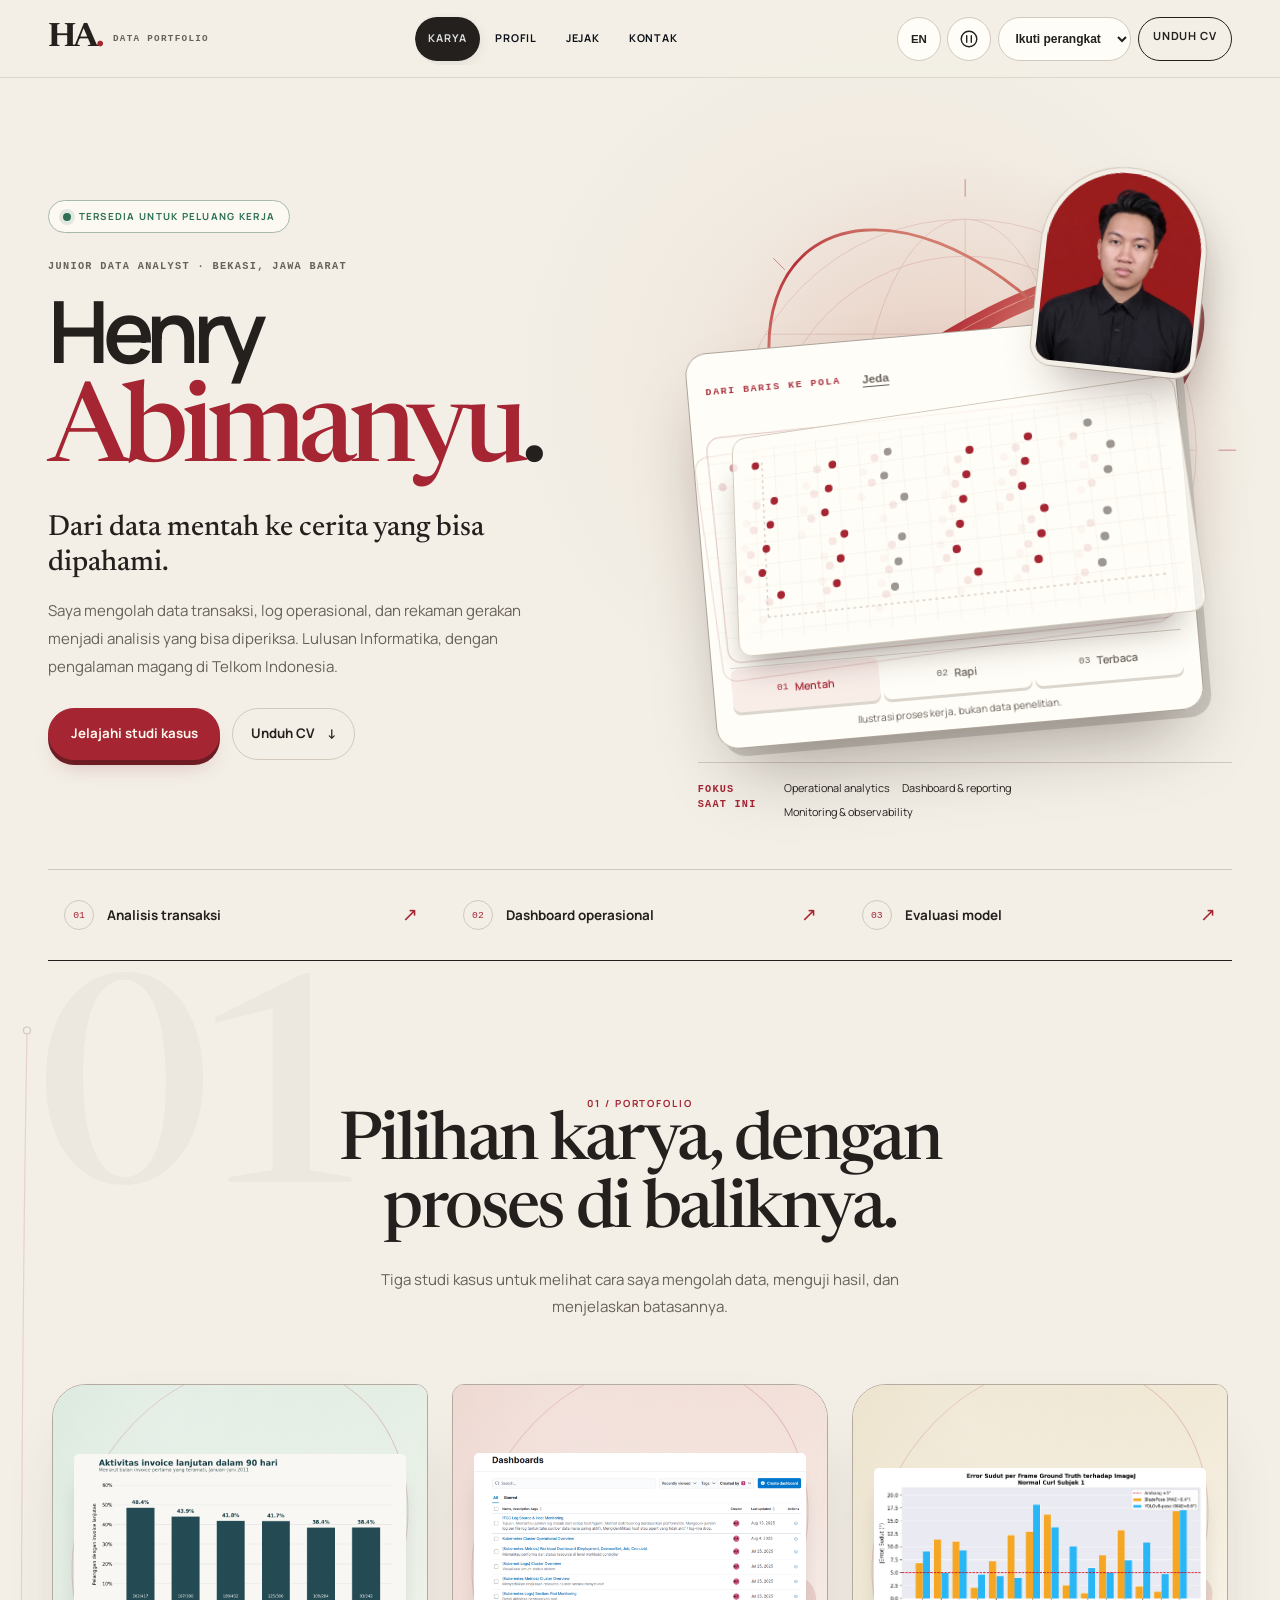
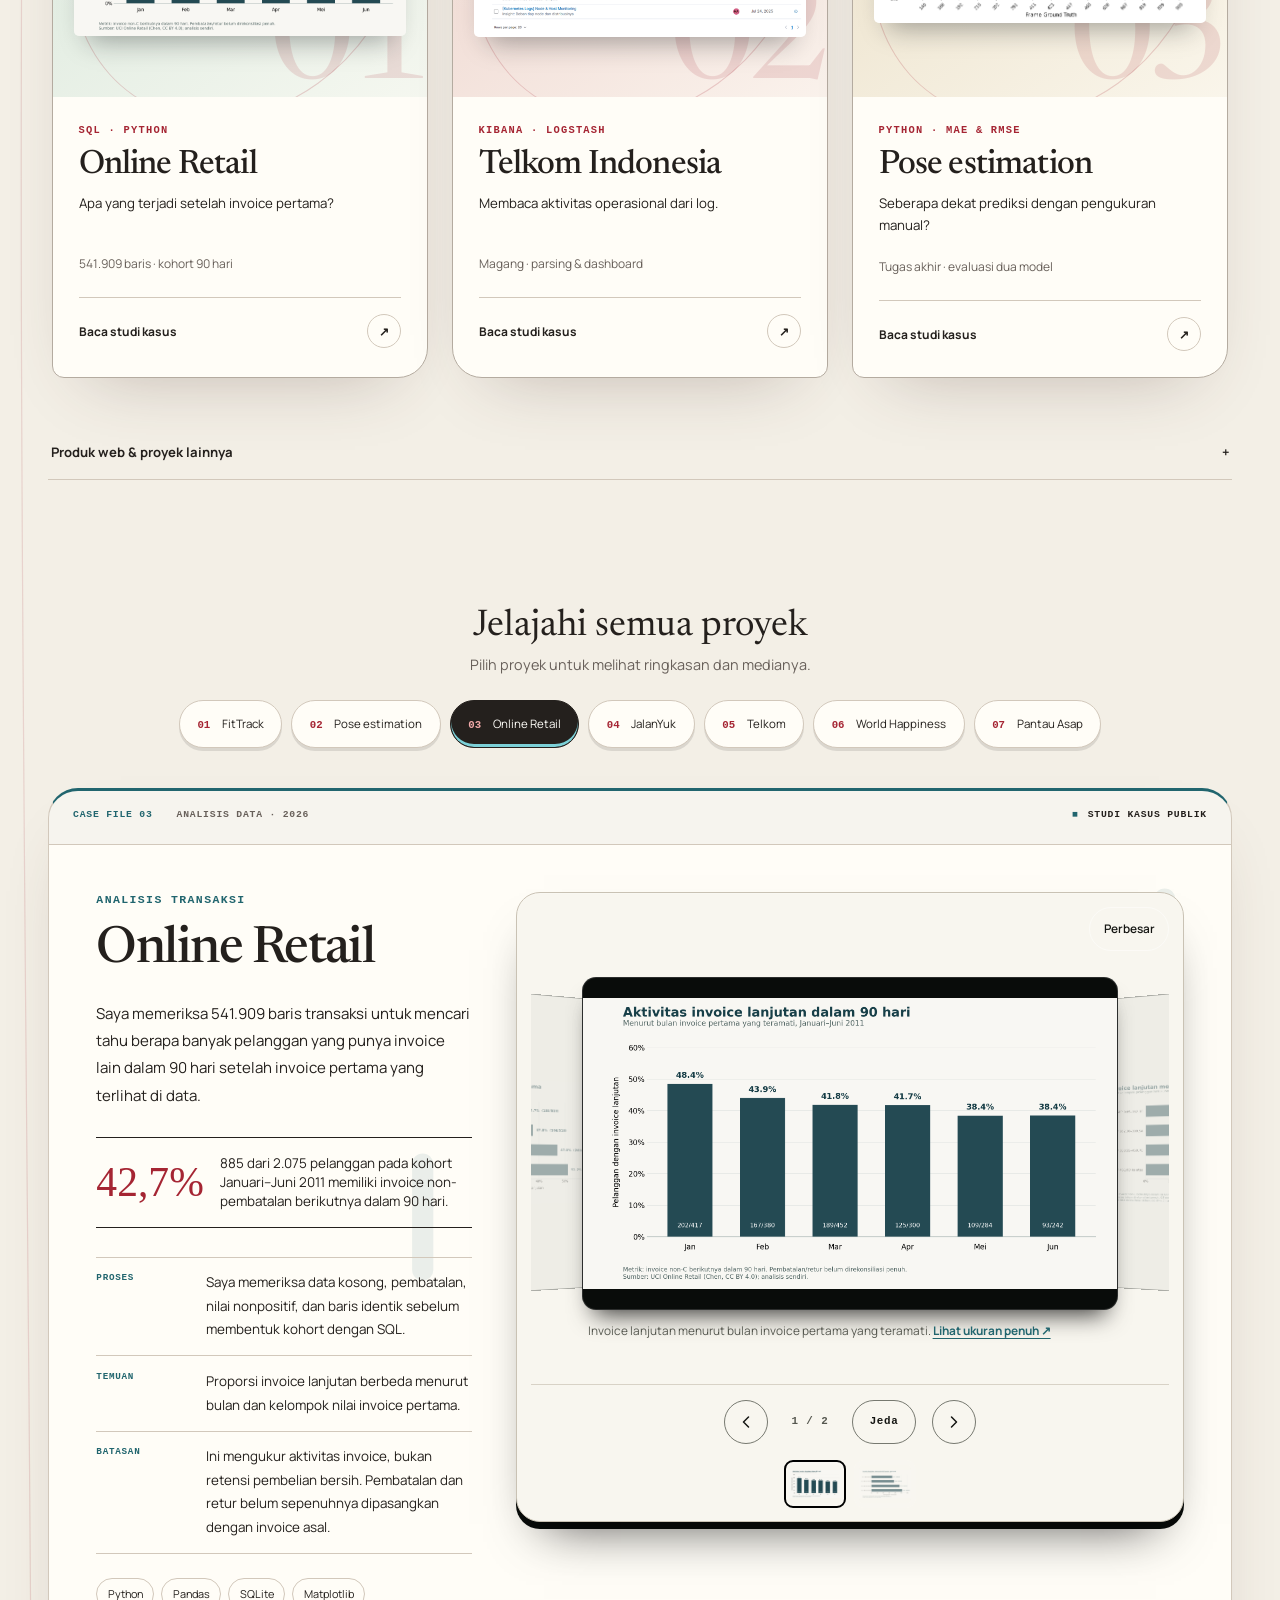
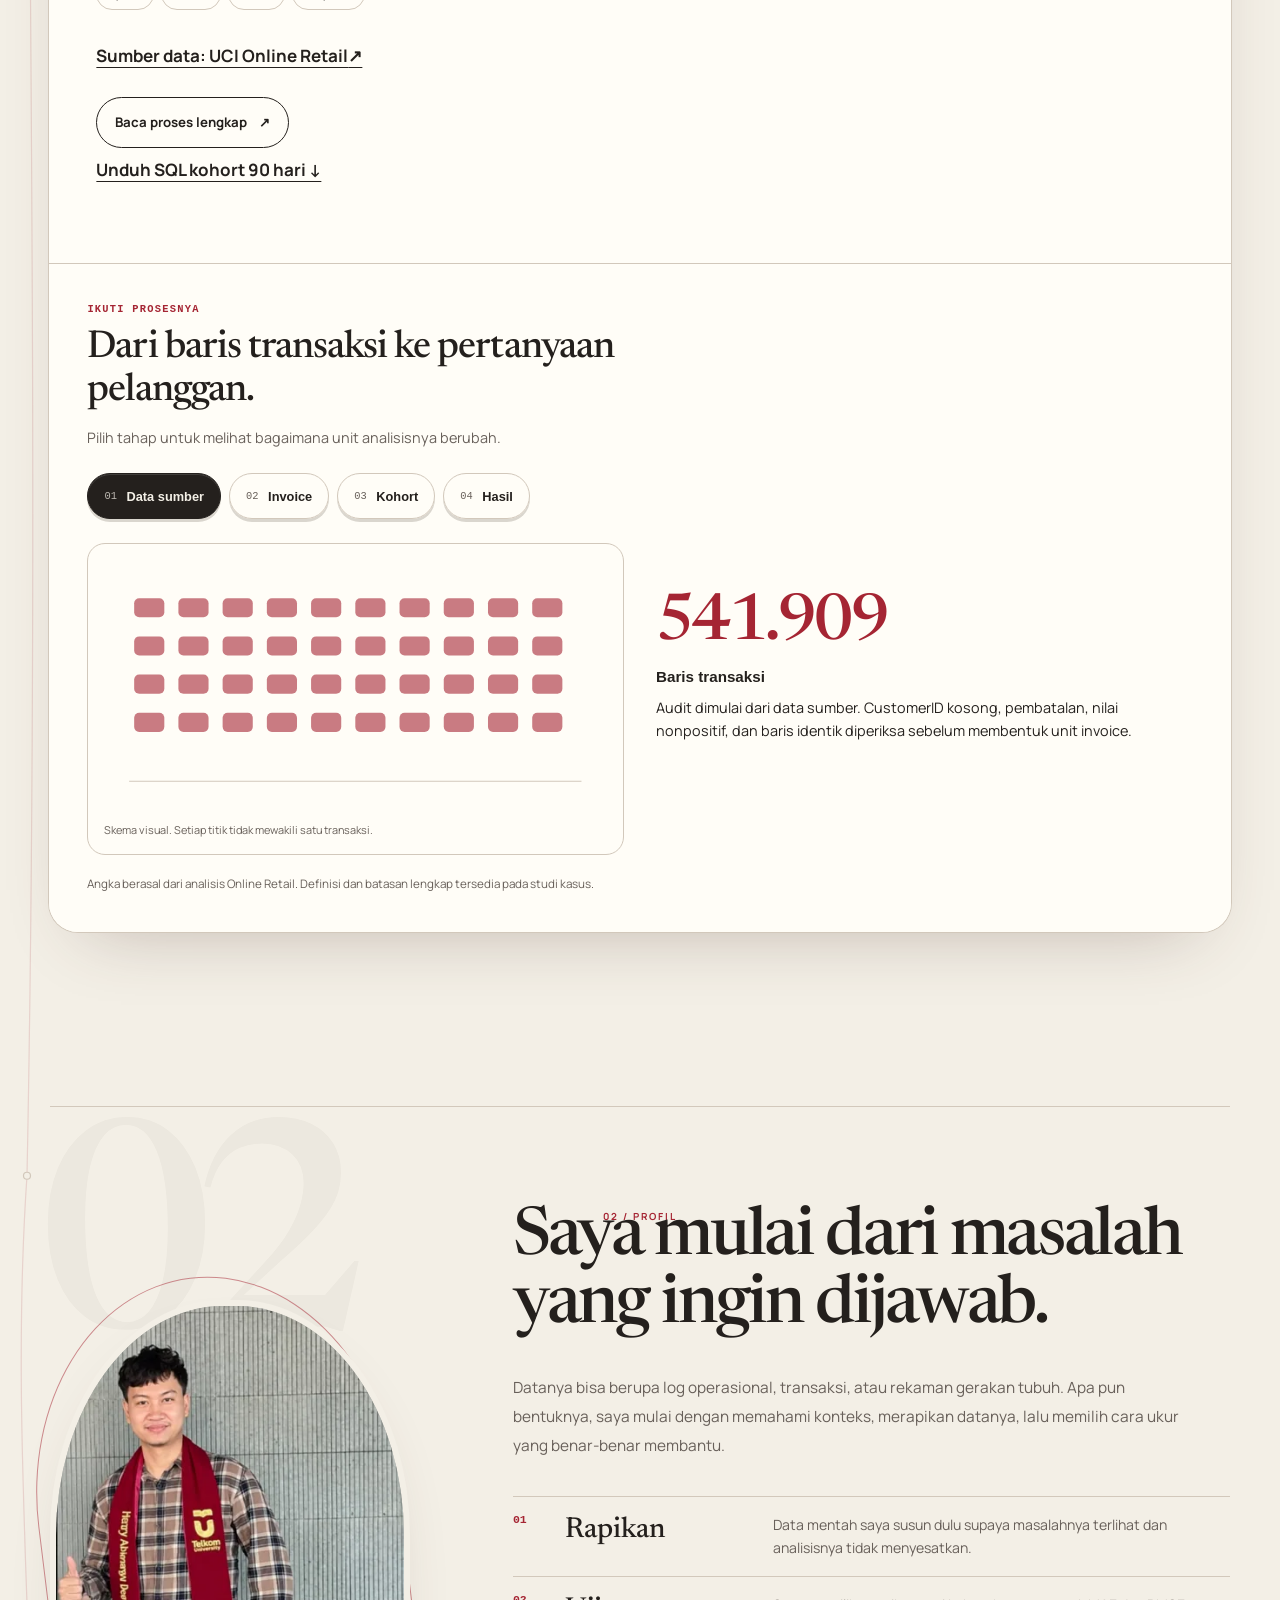
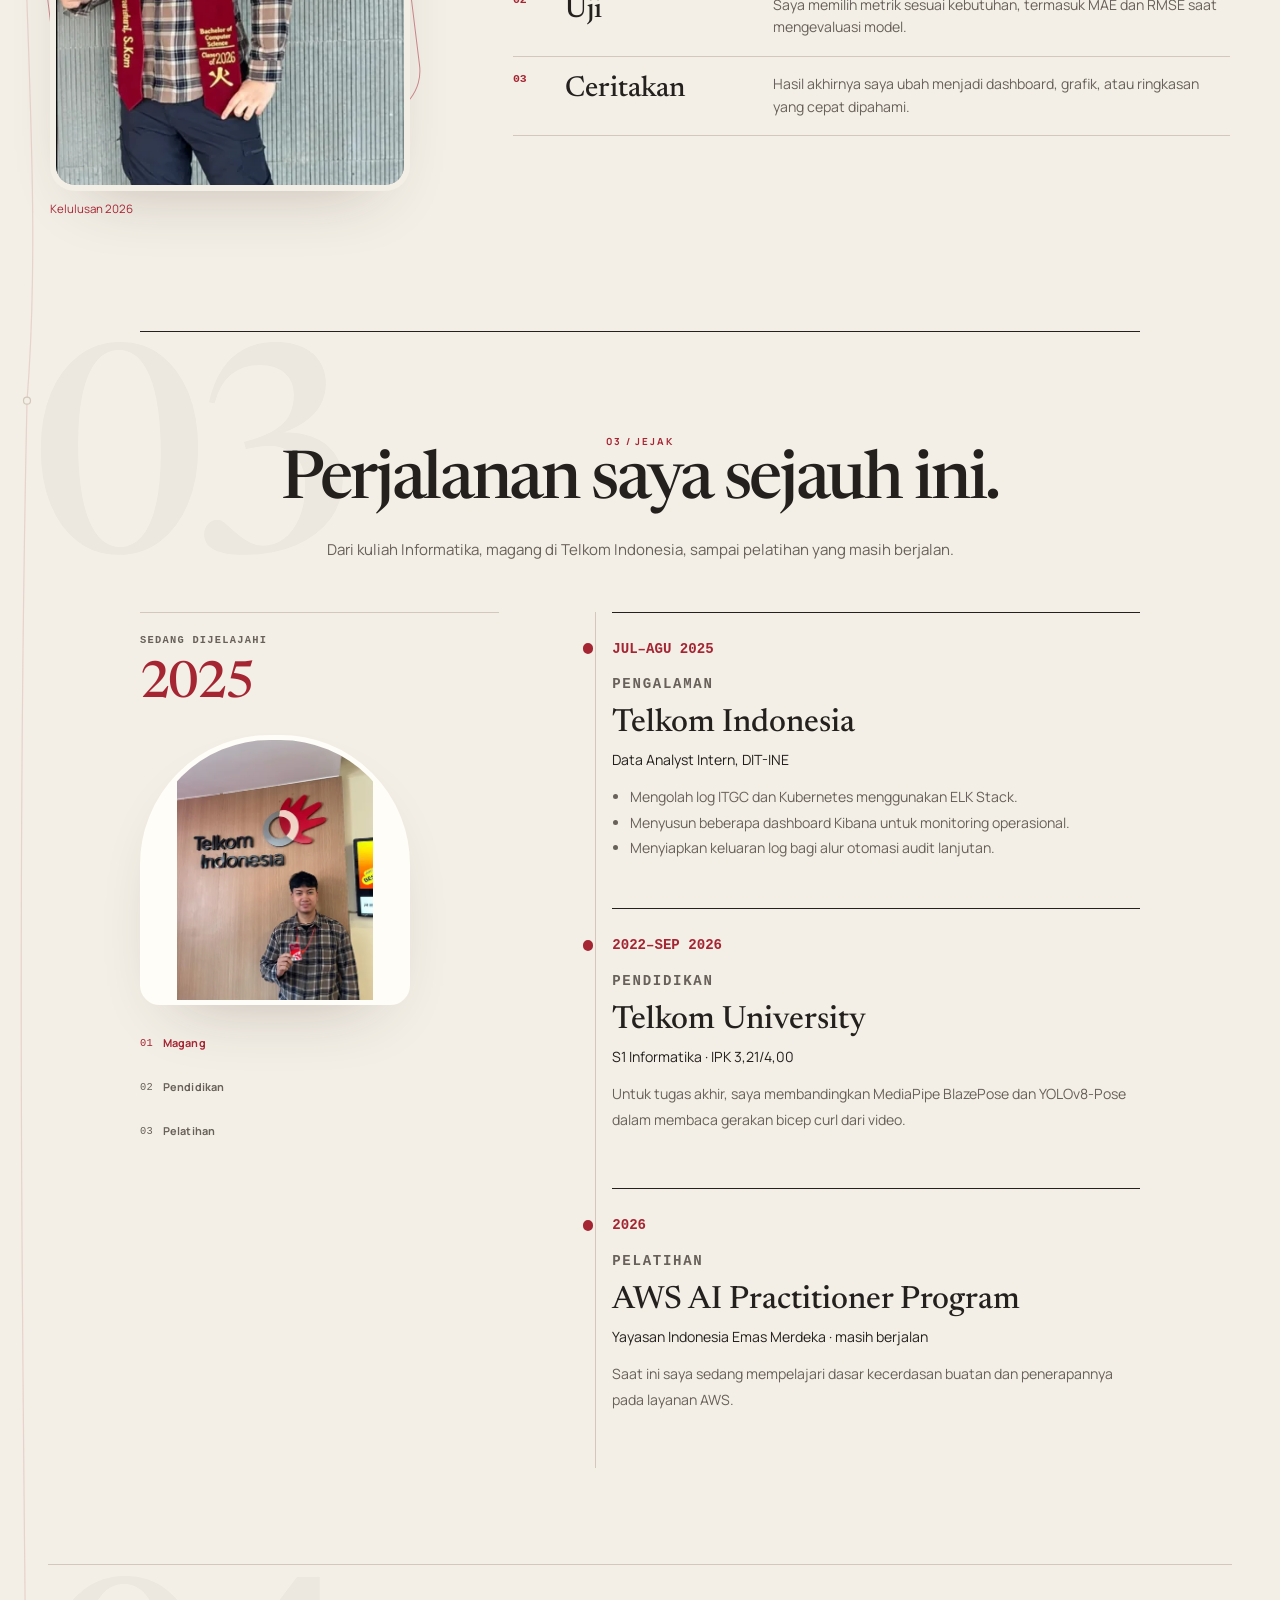
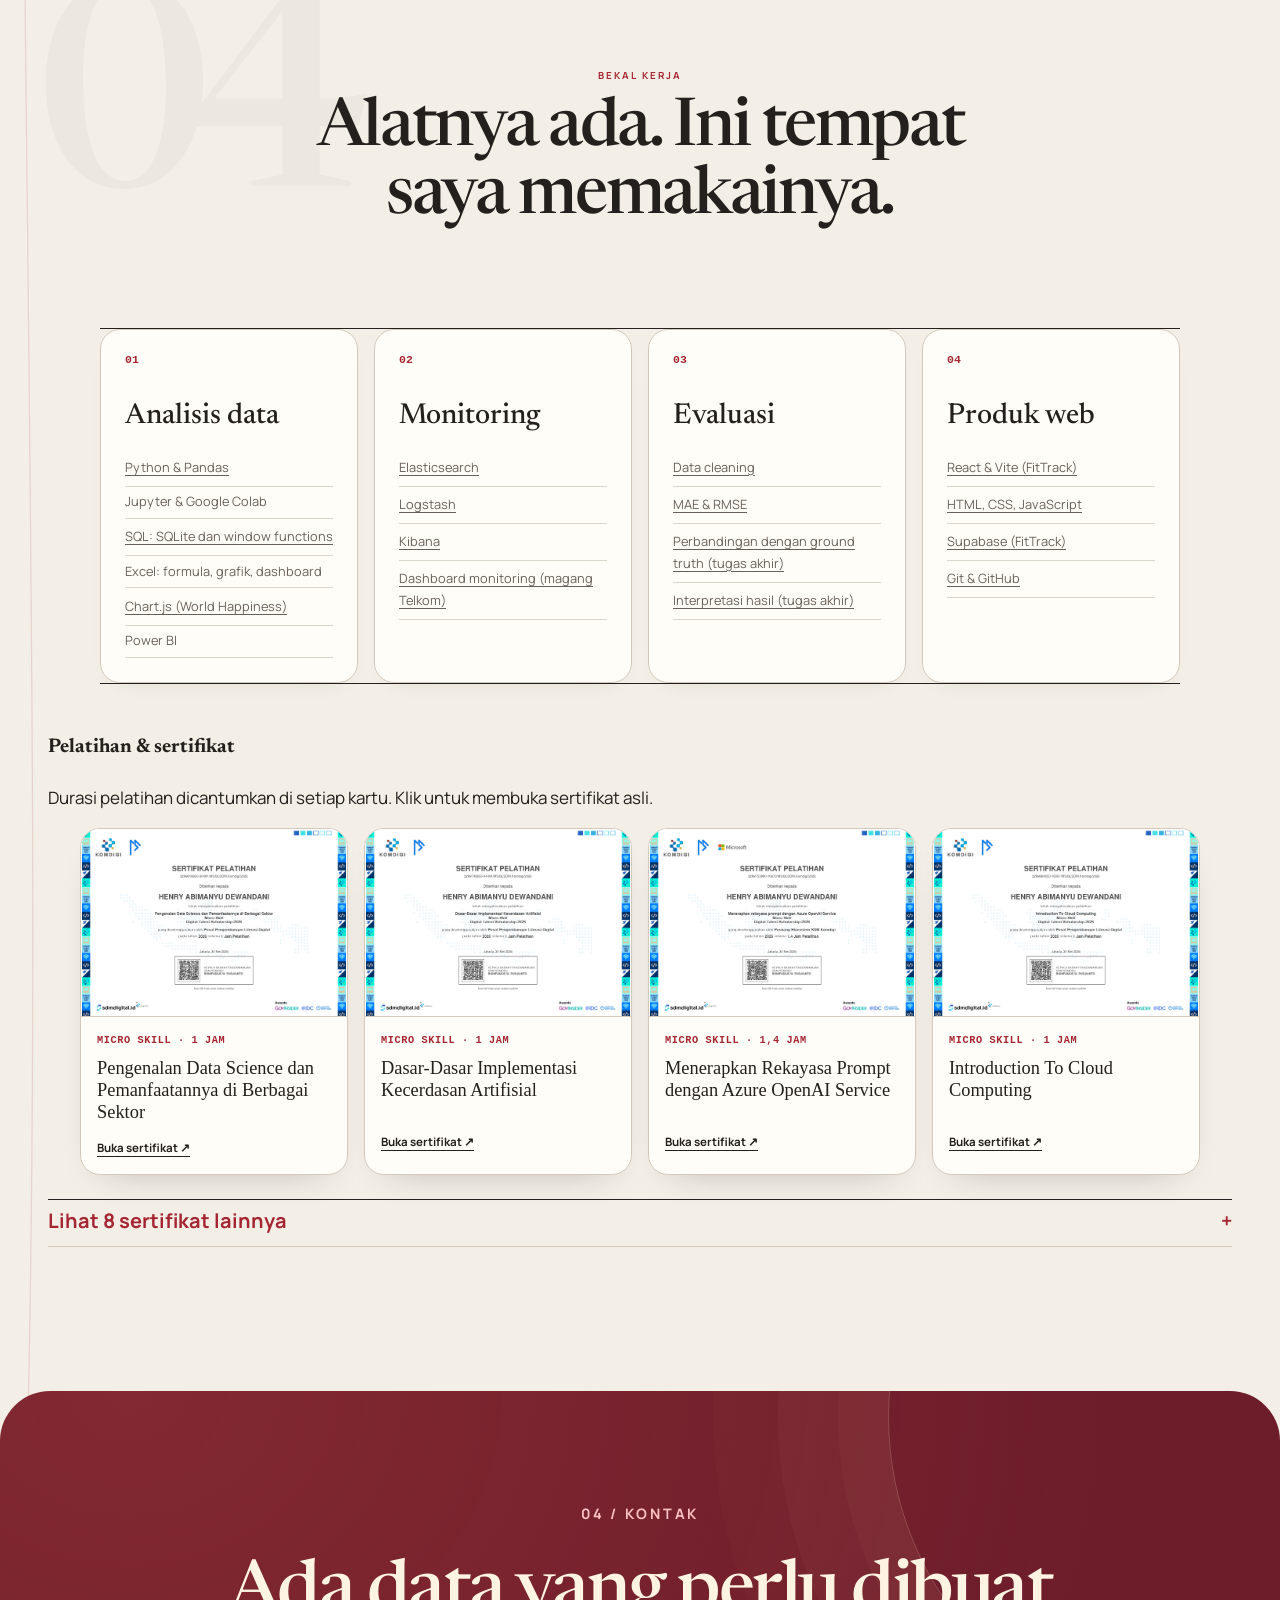
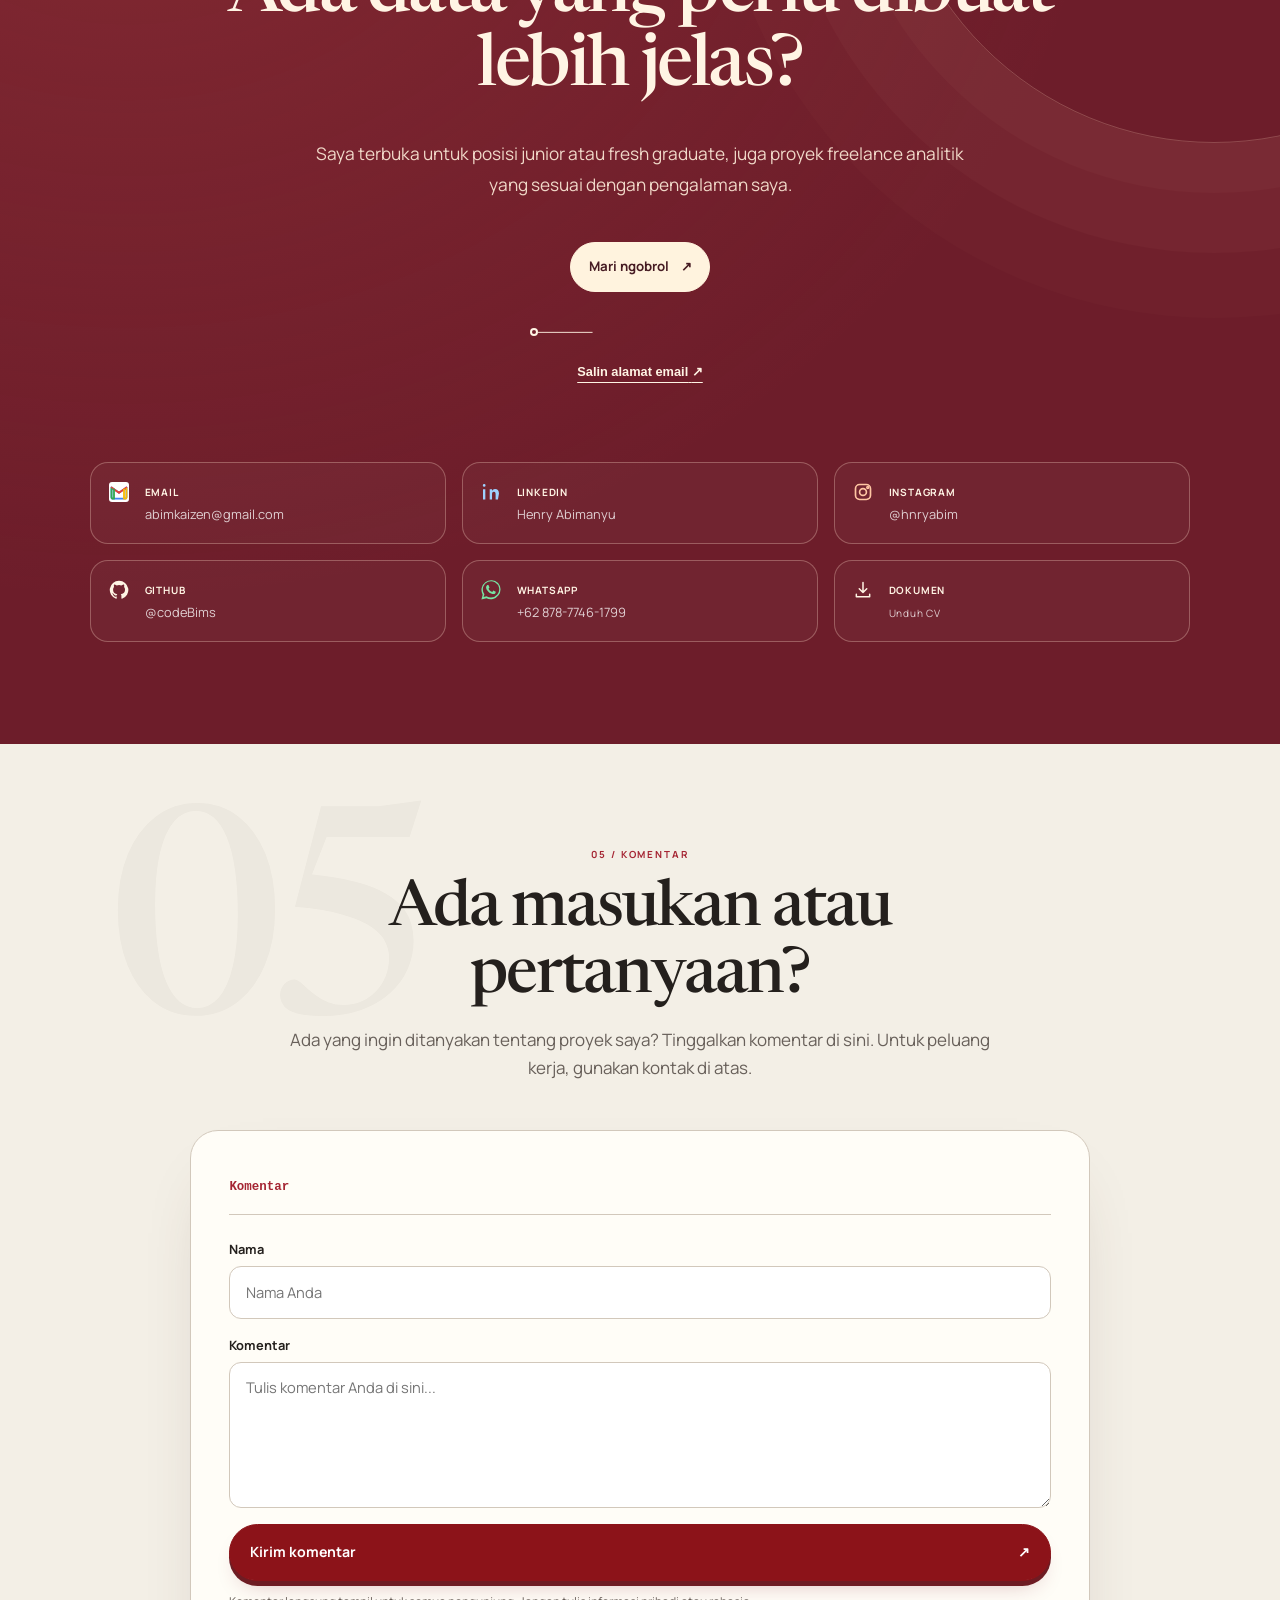
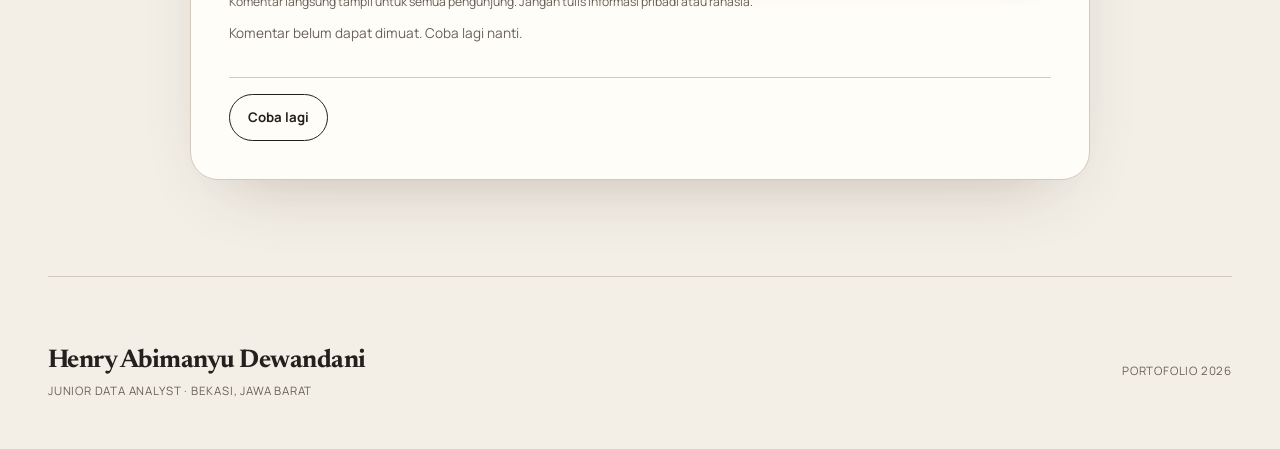
<file: index.html>
<!DOCTYPE html>

<html lang="id">
<head>
<meta charset="utf-8"/>
<meta content="width=device-width, initial-scale=1, viewport-fit=cover" name="viewport"/>
<meta content="Portofolio Henry Abimanyu Dewandani, Junior Data Analyst dengan fokus pada operational analytics, dashboard, observability, dan evaluasi model." name="description"/>
<meta content="#f3f0e7" name="theme-color"/>
<meta content="light dark" name="color-scheme"/>
<meta content="yes" name="apple-mobile-web-app-capable"/>
<meta content="default" name="apple-mobile-web-app-status-bar-style"/>
<meta content="Henry Portfolio" name="apple-mobile-web-app-title"/>
<title>Henry Abimanyu | Junior Data Analyst</title>
<link href="./assets/favicon.svg" rel="icon" type="image/svg+xml"/>
<link href="./site.webmanifest" rel="manifest"/>
<script>try { const t = localStorage.getItem('portfolio-theme') || 'auto'; document.documentElement.dataset.theme = t === 'auto' ? (matchMedia('(prefers-color-scheme: dark)').matches ? 'dark' : 'light') : t; } catch { document.documentElement.dataset.theme = matchMedia('(prefers-color-scheme: dark)').matches ? 'dark' : 'light'; }</script>
<link href="./styles.css?v=20261116m2" rel="stylesheet"/>
<link href="https://codebims.github.io/" rel="canonical"/><meta content="website" property="og:type"/><meta content="https://codebims.github.io/" property="og:url"/><meta content="Henry Abimanyu | Junior Data Analyst" property="og:title"/><meta content="Analisis transaksi, dashboard operasional, dan evaluasi model. Lihat proses, hasil, dan batasan di setiap studi kasus." property="og:description"/><meta content="https://codebims.github.io/assets/social-preview.jpg" property="og:image"/><meta content="summary_large_image" name="twitter:card"/><link href="./refinements.css?v=20261116m2" rel="stylesheet"/>
<link href="./motion.css?v=20261116m2" rel="stylesheet"/><link rel="preload" href="./assets/fonts/manrope-latin.woff2" as="font" type="font/woff2" crossorigin=""/><link rel="preload" href="./assets/fonts/newsreader-latin.woff2" as="font" type="font/woff2" crossorigin=""/><link rel="stylesheet" href="./immersive.css?v=20261116x1"/></head>
<body>
<a class="skip-link" href="#konten"><span data-en="Skip to content" data-i18n="a9aeacef3a">Lewati ke konten</span></a>
<svg aria-hidden="true" class="icon-library" focusable="false" xmlns="http://www.w3.org/2000/svg">
<symbol id="icon-gmail" viewBox="0 0 24 24"><path d="M3 6.5 12 13l9-6.5v11.8a1.7 1.7 0 0 1-1.7 1.7H4.7A1.7 1.7 0 0 1 3 18.3Z" fill="none" stroke="#4285f4" stroke-width="2.2"></path><path d="M3 6.5 12 13l9-6.5" fill="none" stroke="#ea4335" stroke-linecap="round" stroke-linejoin="round" stroke-width="2.2"></path><path d="M3 8v10.3A1.7 1.7 0 0 0 4.7 20H6V9" fill="none" stroke="#34a853" stroke-width="2.2"></path><path d="M18 9v11h1.3a1.7 1.7 0 0 0 1.7-1.7V8" fill="none" stroke="#fbbc04" stroke-width="2.2"></path></symbol>
<symbol id="icon-linkedin" viewBox="0 0 24 24"><path d="M5.2 8.6H2.4V21h2.8zM3.8 2.5a1.65 1.65 0 1 0 0 3.3 1.65 1.65 0 0 0 0-3.3ZM21.6 13.9c0-3.75-2-5.5-4.7-5.5a4.05 4.05 0 0 0-3.65 2V8.6h-2.8V21h2.8v-6.15c0-1.62.31-3.18 2.3-3.18 1.96 0 1.98 1.84 1.98 3.29V21h2.8z"></path></symbol>
<symbol id="icon-instagram" viewBox="0 0 24 24"><rect fill="none" height="18" rx="5" stroke="currentColor" stroke-width="2" width="18" x="3" y="3"></rect><circle cx="12" cy="12" fill="none" r="4.1" stroke="currentColor" stroke-width="2"></circle><circle cx="17.7" cy="6.5" r="1.15"></circle></symbol>
<symbol id="icon-github" viewBox="0 0 24 24"><path d="M12 .9a11.1 11.1 0 0 0-3.5 21.63c.56.1.76-.24.76-.54v-2.1c-3.1.68-3.76-1.32-3.76-1.32-.51-1.3-1.24-1.65-1.24-1.65-1.01-.69.08-.68.08-.68 1.12.08 1.71 1.15 1.71 1.15 1 1.7 2.62 1.21 3.26.92.1-.72.39-1.21.71-1.49-2.48-.28-5.09-1.24-5.09-5.53 0-1.22.44-2.22 1.15-3-.12-.28-.5-1.42.11-2.96 0 0 .94-.3 3.08 1.14a10.7 10.7 0 0 1 5.6 0c2.14-1.44 3.08-1.14 3.08-1.14.61 1.54.23 2.68.11 2.96.72.78 1.15 1.78 1.15 3 0 4.3-2.61 5.24-5.1 5.52.4.35.76 1.03.76 2.08v3.1c0 .3.2.65.77.54A11.1 11.1 0 0 0 12 .9Z"></path></symbol>
<symbol id="icon-whatsapp" viewBox="0 0 24 24"><path d="M20.5 3.5A11.8 11.8 0 0 0 2 17.7L.5 23.5l6-1.6A11.8 11.8 0 0 0 20.5 3.5ZM12 21a9.7 9.7 0 0 1-4.9-1.3l-.4-.2-3.6 1 1-3.5-.3-.5A9.8 9.8 0 1 1 12 21Zm5.4-7.3c-.3-.1-1.7-.8-2-.9-.3-.1-.5-.1-.7.2l-.9 1.1c-.2.2-.4.2-.7.1-.3-.2-1.2-.4-2.3-1.4-.9-.8-1.4-1.7-1.6-2-.2-.3 0-.5.1-.6l.5-.6.3-.5c.1-.2 0-.4 0-.5 0-.1-.7-1.6-.9-2.1-.2-.5-.5-.4-.7-.4h-.6c-.2 0-.5.1-.8.4-.3.3-1 1-1 2.4s1 2.8 1.1 3c.1.2 2 3.1 4.9 4.3.7.3 1.2.4 1.6.5.7.2 1.3.2 1.8.1.6-.1 1.7-.7 1.9-1.3.2-.6.2-1.2.2-1.3-.1-.1-.3-.2-.6-.4Z"></path></symbol>
<symbol id="icon-download" viewBox="0 0 24 24"><path d="M12 3v12m0 0 4.5-4.5M12 15l-4.5-4.5M4 17v3h16v-3" fill="none" stroke="currentColor" stroke-linecap="round" stroke-linejoin="round" stroke-width="1.8"></path></symbol>
</svg>
<header class="site-header">
<a aria-label="Kembali ke atas" class="brand" data-en-aria-label="Back to top" href="#atas">
<strong>HA<span>.</span></strong>
<small><span data-en="Data portfolio" data-i18n="f9f647db12">Data portfolio</span></small>
</a>
<nav aria-label="Navigasi bagian" class="section-nav" data-en-aria-label="Section navigation"><a href="#karya"><span data-en="Work" data-i18n="e366fe4759">Karya</span></a><a href="#profil"><span data-en="About" data-i18n="669fe25a32">Profil</span></a><a href="#pengalaman"><span data-en="Background" data-i18n="8f5f827ad1">Jejak</span></a><a href="#kontak"><span data-en="Contact" data-i18n="73ea820029">Kontak</span></a></nav>
<div class="header-tools">
<button aria-label="Switch to English" class="utility-control" id="language-toggle" title="Switch to English" type="button">EN</button><label class="utility-control effects-picker"><svg viewBox="0 0 24 24" fill="none" aria-hidden="true"><circle cx="12" cy="12" r="8.5"/><path class="effect-pause" d="M9.5 8.5v7m5-7v7"/><path class="effect-play" d="m10 8 6 4-6 4Z"/></svg><select data-effects-select="" aria-label="Animasi"><option value="auto" data-i18n="effects-auto" data-en="Follow device">Ikuti perangkat</option><option value="full" data-i18n="effects-full" data-en="Full effects">Efek penuh</option><option value="paused" data-i18n="effects-paused" data-en="Pause effects">Jeda efek</option></select></label>
<label class="theme-picker"><span class="sr-only"><span data-en="Color theme" data-i18n="483721440e">Tema tampilan</span></span><select id="theme-select"><option data-en="Device theme" data-i18n="theme-auto" value="auto">Ikuti perangkat</option><option data-en="Light" data-i18n="theme-light" value="light">Terang</option><option data-en="Dark" data-i18n="theme-dark" value="dark">Gelap</option></select></label>
<a class="header-cta" download="" href="./assets/CV-Henry-Abimanyu.pdf?v=20261103v7"><span data-en="Download CV" data-i18n="f8945f24ef">Unduh CV</span></a>
</div>
<div aria-hidden="true" class="scroll-progress"></div>
</header>
<main id="konten">
<section class="hero" id="atas">
<div class="hero-copy">
<p class="availability"><span aria-hidden="true"></span><span data-en="Open to opportunities" data-i18n="843bde7efc">Tersedia untuk peluang kerja</span></p>
<p class="eyebrow">Junior Data Analyst · Bekasi, Jawa Barat</p>
<h1 class="hero-name"><span class="name-first">Henry</span> <span class="name-last">Abimanyu<span class="name-period">.</span></span></h1><p class="hero-statement"><span data-en="From raw data to a story you can understand." data-i18n="7f4e15020d">Dari data mentah ke cerita yang bisa dipahami.</span></p>
<p class="lede"><span data-en="I turn transactions, operational logs, and movement recordings into analysis you can examine. An Informatics graduate with internship experience at Telkom Indonesia." data-i18n="58b65e0e09">Saya mengolah data transaksi, log operasional, dan rekaman gerakan menjadi analisis yang bisa diperiksa. Lulusan Informatika, dengan pengalaman magang di Telkom Indonesia.</span></p>
<div class="hero-actions">
<a class="button" href="#karya"><span data-en="Explore case studies" data-i18n="5b2aba796a">Jelajahi studi kasus</span></a>
<a class="button button-quiet" download="" href="./assets/CV-Henry-Abimanyu.pdf?v=20261103v7"><span data-en="Download CV" data-i18n="f8945f24ef">Unduh CV </span><span aria-hidden="true">↓</span></a>
</div>
</div>
<aside aria-label="Profil singkat Henry" class="hero-profile" data-en-aria-label="Henry’s profile at a glance">
<svg aria-hidden="true" class="observatory" focusable="false" viewBox="0 0 620 620">
<defs><lineargradient id="orbit-metal" x1="0" x2="1" y1="0" y2="1"><stop stop-color="#f3d4aa"></stop><stop offset=".28" stop-color="#b52f37"></stop><stop offset=".6" stop-color="#e9a48d"></stop><stop offset="1" stop-color="#5d1623"></stop></lineargradient><radialgradient id="orbit-wash"><stop stop-color="#cf6950" stop-opacity=".23"></stop><stop offset="1" stop-color="#cf6950" stop-opacity="0"></stop></radialgradient></defs>
<circle cx="310" cy="310" fill="url(#orbit-wash)" r="300"></circle>
<g class="observatory-meridians" fill="none" stroke="currentColor"><circle cx="310" cy="310" r="237"></circle><circle cx="310" cy="310" r="199"></circle><ellipse cx="310" cy="310" rx="108" ry="237"></ellipse><path d="M73 310h474M310 73v474M105 191h410M105 429h410"></path></g>
<g class="orbit orbit-one" fill="none"><ellipse cx="310" cy="310" rx="278" ry="104" stroke="url(#orbit-metal)" stroke-width="20" transform="rotate(-35 310 310)"></ellipse><ellipse cx="310" cy="310" rx="280" ry="106" stroke="#f4d6b9" stroke-opacity=".5" stroke-width="1" transform="rotate(-35 310 310)"></ellipse></g>
<g class="orbit orbit-two" fill="none" stroke="url(#orbit-metal)"><ellipse cx="310" cy="310" rx="260" ry="155" stroke-width="3" transform="rotate(52 310 310)"></ellipse><circle cx="497" cy="122" fill="#dc8a6e" r="8" stroke-width="0"></circle></g>
<g class="orbit-ticks" fill="none" stroke="currentColor"><path d="M310 32v18M310 570v18M32 310h18M570 310h18M113 113l12 12M495 495l12 12M113 507l12-12M495 125l12-12"></path></g>
</svg><figure class="portrait">
<img alt="Potret Henry Abimanyu dengan latar merah" data-en-alt="Portrait of Henry Abimanyu against a red background" data-full-src="./assets/henry-abimanyu.jpg" decoding="async" fetchpriority="high" height="2304" sizes="(max-width: 720px) 130px, 180px" src="./assets/henry-abimanyu-800.webp" srcset="./assets/henry-abimanyu-400.webp 400w, ./assets/henry-abimanyu-800.webp 800w, ./assets/henry-abimanyu-1200.webp 1200w" width="1838"/>
</figure>

<div class="data-instrument" data-instrument=""><div class="instrument-heading"><span class="micro-label"><span data-en="From rows to patterns" data-i18n="e775cd5fec">Dari baris ke pola</span></span><button data-instrument-toggle="" type="button"><span data-en="Pause" data-i18n="522793eed9">Jeda</span></button></div><svg aria-hidden="true" viewBox="0 0 500 250"><defs><pattern height="25" id="instrument-grid" patternUnits="userSpaceOnUse" width="25"><path d="M25 0H0V25" fill="none" stroke="currentColor" stroke-opacity=".08"></path></pattern></defs><rect fill="url(#instrument-grid)" height="220" rx="12" width="470" x="15" y="15"></rect><path class="instrument-axis" d="M35 210H465M35 210V30"></path><circle class="data-grain" cx="35" cy="30" data-grain="0" r="4.5"></circle><circle class="data-grain" cx="84" cy="30" data-grain="1" r="4.5"></circle><circle class="data-grain" cx="133" cy="30" data-grain="2" r="4.5"></circle><circle class="data-grain" cx="182" cy="30" data-grain="3" r="4.5"></circle><circle class="data-grain" cx="231" cy="30" data-grain="4" r="4.5"></circle><circle class="data-grain" cx="280" cy="30" data-grain="5" r="4.5"></circle><circle class="data-grain" cx="329" cy="30" data-grain="6" r="4.5"></circle><circle class="data-grain" cx="378" cy="30" data-grain="7" r="4.5"></circle><circle class="data-grain" cx="427" cy="30" data-grain="8" r="4.5"></circle><circle class="data-grain" cx="35" cy="76" data-grain="9" r="4.5"></circle><circle class="data-grain" cx="84" cy="76" data-grain="10" r="4.5"></circle><circle class="data-grain" cx="133" cy="76" data-grain="11" r="4.5"></circle><circle class="data-grain" cx="182" cy="76" data-grain="12" r="4.5"></circle><circle class="data-grain" cx="231" cy="76" data-grain="13" r="4.5"></circle><circle class="data-grain" cx="280" cy="76" data-grain="14" r="4.5"></circle><circle class="data-grain" cx="329" cy="76" data-grain="15" r="4.5"></circle><circle class="data-grain" cx="378" cy="76" data-grain="16" r="4.5"></circle><circle class="data-grain" cx="427" cy="76" data-grain="17" r="4.5"></circle><circle class="data-grain" cx="35" cy="122" data-grain="18" r="4.5"></circle><circle class="data-grain" cx="84" cy="122" data-grain="19" r="4.5"></circle><circle class="data-grain" cx="133" cy="122" data-grain="20" r="4.5"></circle><circle class="data-grain" cx="182" cy="122" data-grain="21" r="4.5"></circle><circle class="data-grain" cx="231" cy="122" data-grain="22" r="4.5"></circle><circle class="data-grain" cx="280" cy="122" data-grain="23" r="4.5"></circle><circle class="data-grain" cx="329" cy="122" data-grain="24" r="4.5"></circle><circle class="data-grain" cx="378" cy="122" data-grain="25" r="4.5"></circle><circle class="data-grain" cx="427" cy="122" data-grain="26" r="4.5"></circle><circle class="data-grain" cx="35" cy="168" data-grain="27" r="4.5"></circle><circle class="data-grain" cx="84" cy="168" data-grain="28" r="4.5"></circle><circle class="data-grain" cx="133" cy="168" data-grain="29" r="4.5"></circle><circle class="data-grain" cx="182" cy="168" data-grain="30" r="4.5"></circle><circle class="data-grain" cx="231" cy="168" data-grain="31" r="4.5"></circle><circle class="data-grain" cx="280" cy="168" data-grain="32" r="4.5"></circle><circle class="data-grain" cx="329" cy="168" data-grain="33" r="4.5"></circle><circle class="data-grain" cx="378" cy="168" data-grain="34" r="4.5"></circle><circle class="data-grain" cx="427" cy="168" data-grain="35" r="4.5"></circle></svg><div class="instrument-steps"><button aria-pressed="true" data-instrument-step="0" type="button"><small>01</small><span data-en="Raw" data-i18n="2b55a6afbb">Mentah</span></button><button aria-pressed="false" data-instrument-step="1" type="button"><small>02</small><span data-en="Organized" data-i18n="cb0b6a841d">Rapi</span></button><button aria-pressed="false" data-instrument-step="2" type="button"><small>03</small><span data-en="Readable" data-i18n="05e566433c">Terbaca</span></button></div><p class="instrument-note"><span data-en="An illustration of the process, not research data." data-i18n="f3ac6f727e">Ilustrasi proses kerja, bukan data penelitian.</span></p></div><div class="profile-note">
<p class="micro-label"><span data-en="Current focus" data-i18n="0158b92e05">Fokus saat ini</span></p>
<ul>
<li>Operational analytics</li>
<li>Dashboard &amp; reporting</li>
<li>Monitoring &amp; observability</li>
</ul>
</div></aside>
<div aria-label="Bukti pekerjaan" class="proof-links" data-en-aria-label="Work evidence"><a href="#online-retail"><span>01</span><strong><span data-en="Transaction analysis" data-i18n="d613e31c61">Analisis transaksi</span></strong><span aria-hidden="true">↗</span></a><a href="#telkom"><span>02</span><strong><span data-en="Operational dashboards" data-i18n="e3b1619e17">Dashboard operasional</span></strong><span aria-hidden="true">↗</span></a><a href="#pose"><span>03</span><strong><span data-en="Model evaluation" data-i18n="e0bbe082aa">Evaluasi model</span></strong><span aria-hidden="true">↗</span></a></div>
</section>
<section aria-labelledby="portfolio-title" class="portfolio-hub" id="karya" data-scene="01"><span class="scene-numeral" aria-hidden="true">01</span>
<div class="section-heading">
<p class="section-label"><span data-en="01 / Portfolio" data-i18n="0afd5d9922">01 / Portofolio</span></p>
<div><h2 id="portfolio-title"><span data-en="Selected work, with the thinking behind it." data-i18n="116a578eb7">Pilihan karya, dengan proses di baliknya.</span></h2><p><span data-en="Three case studies showing how I work with data, test results, and explain their limitations." data-i18n="a4997a467c">Tiga studi kasus untuk melihat cara saya mengolah data, menguji hasil, dan menjelaskan batasannya.</span></p></div>
</div><div class="featured-work"><a class="work-card" data-project="online-retail" data-exhibit="1" href="./projects/online-retail.html" style="--paper-tilt:-1.4deg"><div class="work-image"><img alt="Online Retail" height="490" loading="lazy" src="./assets/online-retail-by-month.png" style="view-transition-name:cover-online-retail" width="900"/><span aria-hidden="true" class="work-number">01</span></div><div class="work-card-copy"><p class="micro-label">SQL · Python</p><h3 style="view-transition-name:title-online-retail">Online Retail</h3><p><span data-en="What happens after the first invoice?" data-i18n="9048fe0607">Apa yang terjadi setelah invoice pertama?</span></p><small><span data-en="541,909 rows · 90-day cohort" data-i18n="32edd5ff5d">541.909 baris · kohort 90 hari</span></small><span class="card-action"><span data-en="Read case study" data-i18n="468e74c186">Baca studi kasus </span><span aria-hidden="true">↗</span></span></div></a><a class="work-card" data-project="telkom" data-exhibit="2" href="./projects/telkom.html" style="--paper-tilt:1.2deg"><div class="work-image"><img alt="Telkom Indonesia" height="490" loading="lazy" src="./assets/telkom-dashboards.png" style="view-transition-name:cover-telkom" width="900"/><span aria-hidden="true" class="work-number">02</span></div><div class="work-card-copy"><p class="micro-label">Kibana · Logstash</p><h3 style="view-transition-name:title-telkom">Telkom Indonesia</h3><p><span data-en="Making operational activity visible through logs." data-i18n="d435f70387">Membaca aktivitas operasional dari log.</span></p><small><span data-en="Internship · parsing &amp; dashboards" data-i18n="1db06308b2">Magang · parsing &amp; dashboard</span></small><span class="card-action"><span data-en="Read case study" data-i18n="468e74c186">Baca studi kasus </span><span aria-hidden="true">↗</span></span></div></a><a class="work-card" data-project="pose" data-exhibit="3" href="./projects/pose.html" style="--paper-tilt:-0.8deg"><div class="work-image"><img alt="Pose estimation" data-en-alt="Pose estimation" height="490" loading="lazy" src="./assets/pose-estimation-chart.png" style="view-transition-name:cover-pose" width="900"/><span aria-hidden="true" class="work-number">03</span></div><div class="work-card-copy"><p class="micro-label">Python · MAE &amp; RMSE</p><h3 style="view-transition-name:title-pose"><span data-en="Pose estimation" data-i18n="0babb06a37">Pose estimation</span></h3><p><span data-en="How close are predictions to manual measurements?" data-i18n="f205fc94c3">Seberapa dekat prediksi dengan pengukuran manual?</span></p><small><span data-en="Thesis · two-model evaluation" data-i18n="f6e1461034">Tugas akhir · evaluasi dua model</span></small><span class="card-action"><span data-en="Read case study" data-i18n="468e74c186">Baca studi kasus </span><span aria-hidden="true">↗</span></span></div></a></div><details class="other-projects"><summary><span data-en="Web products &amp; other projects" data-i18n="48f229f12e">Produk web &amp; proyek lainnya </span><span aria-hidden="true">+</span></summary><div class="other-project-links"><a href="#fittrack"><span data-en="FitTrack · training logs &amp; progress" data-i18n="e50dcba4a8">FitTrack · catatan &amp; progres latihan </span><span aria-hidden="true">↗</span></a><a href="#jalanyuk"><span data-en="JalanYuk · trip planning prototype" data-i18n="1030e1f6e6">JalanYuk · prototipe perencanaan perjalanan </span><span aria-hidden="true">↗</span></a><a href="#pantau-asap"><span data-i18n="35c4ffc535" data-en="Pantau Asap · weather, air &amp; hotspots">Pantau Asap · cuaca, udara &amp; hotspot</span><span aria-hidden="true">↗</span></a><a href="#happiness"><span data-en="World Happiness · team visualizations" data-i18n="b333773045">World Happiness · visualisasi kelompok </span><span aria-hidden="true">↗</span></a><aside class="side-project">
<div><p class="micro-label"><span data-en="Additional project · 2025" data-i18n="e19aba42b9">Proyek tambahan · 2025</span></p><h3>Cripto</h3></div>
<p><span data-en="A simple e-commerce experiment I built with HTML, CSS, and JavaScript, including an ordering flow through WhatsApp." data-i18n="16b7b02031">Eksperimen e-commerce sederhana yang saya bangun dengan HTML, CSS, dan JavaScript, lengkap dengan alur pemesanan melalui WhatsApp.</span></p>
<a class="case-link" href="https://cripto-ofcc.vercel.app/" rel="noreferrer" target="_blank"><span data-en="Visit site" data-i18n="f47c0d35e0">Buka situs </span><span aria-hidden="true">↗</span></a>
</aside></div></details>
<div class="portfolio-panel" id="panel-proyek">
<div class="explorer-heading"><h3><span data-en="Explore all projects" data-i18n="cdf456397b">Jelajahi semua proyek</span></h3><p><span data-en="Choose a project to see its summary and media." data-i18n="22abf4f71b">Pilih proyek untuk melihat ringkasan dan medianya.</span></p></div><div aria-label="Pilih studi kasus" class="case-switcher" data-en-aria-label="Choose a case study">
<button aria-pressed="true" data-case="fittrack" type="button"><span>01</span> FitTrack</button>
<button aria-pressed="false" data-case="pose" type="button"><span>02</span><span data-en="Pose estimation" data-i18n="0babb06a37"> Pose estimation</span></button>
<button aria-pressed="false" data-case="online-retail" type="button"><span>03</span> Online Retail</button>
<button aria-pressed="false" data-case="jalanyuk" type="button"><span>04</span> JalanYuk</button>
<button aria-pressed="false" data-case="telkom" type="button"><span>05</span> Telkom</button>
<button aria-pressed="false" data-case="happiness" type="button"><span>06</span> World Happiness</button>
<button aria-pressed="false" data-case="pantau-asap" type="button"><span>07</span> Pantau Asap</button>
</div>
<article class="case-study case-fittrack" id="fittrack">
<header class="case-header">
<div><span class="case-index">Case file 01</span><span class="case-year"><span data-en="Personal product · 2026" data-i18n="2a260855a4">Produk pribadi · 2026</span></span></div>
<p class="case-status">Live product</p>
</header>
<div class="case-body">
<div class="case-copy">
<p class="case-kicker">Product analytics</p>
<h3>FitTrack</h3>
<p class="case-summary"><span data-en="I built FitTrack so workout records could be reviewed as progress. Users can log sessions, compare their history, and read charts, even while offline." data-i18n="1ea8b7a569">Saya membangun FitTrack agar catatan latihan bisa dilihat kembali sebagai progres. Pengguna dapat mencatat sesi, membandingkan riwayat, dan membaca grafiknya, termasuk saat sedang offline.</span></p>
<dl class="case-facts">
<div><dt><span data-en="Challenge" data-i18n="6f806bf77c">Tantangan</span></dt><dd><span data-en="Workout records were easy to lose and difficult to read as progress." data-i18n="dddd04f304">Catatan latihan mudah tercecer dan sulit dibaca kembali sebagai progres.</span></dd></div>
<div><dt><span data-en="Approach" data-i18n="329cfdf6de">Pendekatan</span></dt><dd><span data-en="I brought together logging, history, progress charts, weekly volume, and estimated 1RM, an estimate of the maximum weight for one repetition." data-i18n="50b7671baf">Saya menyatukan pencatatan, riwayat, grafik progres, volume mingguan, dan estimasi 1RM, yaitu perkiraan beban maksimal untuk satu repetisi.</span></dd></div>
<div><dt><span data-en="Contribution" data-i18n="bfb5f917e7">Kontribusi</span></dt><dd><span data-en="I designed the flow, built the application, and then tested how its analytics features behaved." data-i18n="512cf60a7f">Saya merancang alur, membangun aplikasinya, lalu menguji kembali perilaku fitur analitiknya.</span></dd></div>
</dl>
<ul aria-label="Teknologi FitTrack" class="tags" data-en-aria-label="Project tools">
<li>React</li><li>Vite</li><li>Supabase</li><li>Data visualization</li>
</ul>
<a class="case-link" href="https://fittrack-mocha-iota.vercel.app/" rel="noreferrer" target="_blank"><span data-en="Visit FitTrack" data-i18n="dd0ed348be">Kunjungi FitTrack </span><span aria-hidden="true">↗</span></a>
</div>
<div aria-label="Tampilan fitur FitTrack" aria-roledescription="carousel" class="project-gallery" data-en-aria-label="FitTrack feature gallery" data-gallery="" role="region" tabindex="0"><figure aria-label="3 dari 3" aria-roledescription="slide" data-gallery-slide="" hidden="" role="group"><img alt="Ringkasan latihan FitTrack di perangkat seluler" data-en-alt="FitTrack workout summary on mobile" decoding="async" height="711" loading="lazy" src="./assets/fittrack-workout-summary.jpg" width="329"/><figcaption><span data-en="Session summary and comparison." data-i18n="5aca13ed58">Ringkasan dan perbandingan sesi.</span></figcaption></figure>
<figure aria-label="1 dari 3" aria-roledescription="slide" data-gallery-slide="" role="group"><img alt="Tampilan hasil Quick Import dua set pada FitTrack" data-en-alt="FitTrack Quick Import review with two sets" decoding="async" height="625" loading="lazy" src="./assets/fittrack-quick-import.png" width="1110"/><figcaption><span data-en="Quick Import with a review step." data-i18n="20f0cfebd9">Quick Import dengan tahap peninjauan.</span></figcaption></figure>
<figure aria-label="2 dari 3" aria-roledescription="slide" data-gallery-slide="" hidden="" role="group"><img alt="Tampilan pencatatan drop set pada FitTrack" data-en-alt="FitTrack drop set logging" decoding="async" height="729" loading="lazy" src="./assets/fittrack-drop-set.png" width="639"/><figcaption><span data-en="Drop set logging." data-i18n="631e979cc3">Pencatatan drop set.</span></figcaption></figure>
<div class="gallery-controls"><button aria-label="Tampilan sebelumnya" data-gallery-prev="" type="button"><svg aria-hidden="true" viewBox="0 0 24 24"><path d="m15 18-6-6 6-6"></path></svg></button><p aria-live="polite"><span data-gallery-current="">1</span><span aria-hidden="true"> / </span><span data-gallery-total="">3</span></p><button class="gallery-autoplay" data-gallery-toggle="" type="button">Jeda</button><button aria-label="Tampilan berikutnya" data-gallery-next="" type="button"><svg aria-hidden="true" viewBox="0 0 24 24"><path d="m9 18 6-6-6-6"></path></svg></button></div>
</div>
</div>
</article>
<article class="case-study case-pose" id="pose">
<header class="case-header">
<div><span class="case-index">Case file 02</span><span class="case-year"><span data-en="Final thesis · 2025–2026" data-i18n="a70a7c0ad3">Tugas akhir · 2025–2026</span></span></div>
<p class="case-status">Model evaluation</p>
</header>
<div class="case-body">
<div class="case-copy">
<p class="case-kicker">Computer vision analysis</p>
<h3><span data-en="Pose estimation evaluation for movement analysis" data-i18n="6a6a306b2c">Evaluasi pose estimation untuk analisis gerakan</span></h3>
<p class="case-summary"><span data-en="In this thesis, I compared MediaPipe BlazePose and YOLOv8-Pose with manual ImageJ measurements on bicep curl videos." data-i18n="0c85b866b0">Dalam tugas akhir ini, saya membandingkan MediaPipe BlazePose dan YOLOv8-Pose dengan pengukuran manual dari ImageJ pada video bicep curl.</span></p>
<div aria-label="Hasil terpilih" class="result-callout" data-en-aria-label="Selected result">
<strong>8/8</strong>
<p><span data-en="repetitions were detected by BlazePose in one of the test scenarios listed in my CV." data-i18n="50c8a0aa10">repetisi berhasil terdeteksi oleh BlazePose pada salah satu skenario pengujian yang tercantum di CV.</span></p>
</div>
<dl class="case-facts">
<div><dt><span data-en="Metrics" data-i18n="b3750f4e13">Metrik</span></dt><dd><span data-en="MAE and RMSE to measure the difference between model predictions and manual measurements." data-i18n="bd0d8a8624">MAE dan RMSE untuk mengukur selisih prediksi model dari pengukuran manual.</span></dd></div>
<div><dt>Output</dt><dd><span data-en="Elbow angle, repetition count, range of motion, angular velocity, and time under tension." data-i18n="6c47095d2f">Sudut siku, jumlah repetisi, range of motion, angular velocity, dan time under tension.</span></dd></div>
<div><dt><span data-en="Finding" data-i18n="4cfe914b00">Temuan</span></dt><dd><span data-en="Normal curl, subject 1: BlazePose MAE 8.4° and YOLOv8-Pose MAE 8.6°." data-i18n="7334859307">Normal curl subjek 1: MAE BlazePose 8,4° dan YOLOv8-Pose 8,6°.</span></dd></div>
</dl>
<ul aria-label="Teknologi tugas akhir" class="tags" data-en-aria-label="Project tools">
<li>Python</li><li>Pandas</li><li>MediaPipe</li><li>YOLOv8-Pose</li><li>ImageJ</li>
</ul>
<a class="button button-quiet detail-link" href="./projects/pose.html"><span data-en="Read the full process" data-i18n="24ffdcc616">Baca proses lengkap </span><span aria-hidden="true">↗</span></a></div>
<div aria-label="Visualisasi evaluasi pose estimation" aria-roledescription="carousel" class="project-gallery" data-en-aria-label="Pose estimation evaluation visuals" data-gallery="" role="region" tabindex="0">
<figure aria-label="1 dari 3" aria-roledescription="slide" data-gallery-slide="" role="group"><img alt="Diagram alur kerja sistem komparasi BlazePose dan YOLOv8-Pose" data-en-alt="BlazePose and YOLOv8-Pose evaluation workflow" decoding="async" height="1280" loading="lazy" src="./assets/pose-estimation-workflow.png" width="2960"/><figcaption><span data-en="Evaluation flow from video to tables, charts, and CSV." data-i18n="506b5d50ae">Alur evaluasi dari video hingga tabel, grafik, dan CSV.</span></figcaption></figure>
<figure aria-label="2 dari 3" aria-roledescription="slide" data-gallery-slide="" hidden="" role="group"><img alt="Grafik error sudut BlazePose dan YOLOv8-Pose terhadap ground truth pada normal curl subjek 1" data-en-alt="Angle errors against manual reference for subject 1’s normal curl" decoding="async" height="630" loading="lazy" src="./assets/pose-estimation-chart.png" width="1350"/><figcaption><span data-en="Per-frame angle error against ground truth." data-i18n="5dfc0937ec">Error sudut per frame terhadap ground truth.</span></figcaption></figure>
<figure aria-label="3 dari 3" aria-roledescription="slide" data-gallery-slide="" hidden="" role="group"><video aria-label="Demo analisis gerakan bicep curl" controls="" data-en-aria-label="Bicep curl movement analysis demo" height="946" muted="" playsinline="" poster="./assets/pose-estimation-demo-poster.jpg" preload="metadata" width="1458"><source src="./assets/pose-estimation-demo.mp4" type="video/mp4"/><span data-en="Your browser does not support this video." data-i18n="d5636bf953">Browser Anda tidak mendukung video ini.</span></video><figcaption><span data-en="Example of elbow angle and repetition tracking in a bicep curl video." data-i18n="e92d228833">Contoh pemantauan sudut siku dan repetisi pada rekaman bicep curl.</span></figcaption></figure>
<div class="gallery-controls"><button aria-label="Tampilan sebelumnya" data-gallery-prev="" type="button"><svg aria-hidden="true" viewBox="0 0 24 24"><path d="m15 18-6-6 6-6"></path></svg></button><p aria-live="polite"><span data-gallery-current="">1</span><span aria-hidden="true"> / </span><span data-gallery-total="">3</span></p><button class="gallery-autoplay" data-gallery-toggle="" type="button">Jeda</button><button aria-label="Tampilan berikutnya" data-gallery-next="" type="button"><svg aria-hidden="true" viewBox="0 0 24 24"><path d="m9 18 6-6-6-6"></path></svg></button></div>
</div>
</div>
<section aria-label="Jelajahi demo tugas akhir" class="case-lab pose-lab" data-en-aria-label="Explore the thesis demo" data-pose-lab=""><div class="lab-heading"><p class="micro-label"><span data-en="Watch, then compare" data-i18n="40ce243611">Lihat, lalu bandingkan</span></p><h3><span data-en="Movement in the recording. Error in the measurement." data-i18n="fef3313ba3">Gerakan pada rekaman. Selisih pada pengukuran.</span></h3><p><span data-en="Open the original recording to see its angle overlay and repetition counter." data-i18n="12a2d9efad">Buka cuplikan asli untuk melihat garis sudut dan penghitung repetisi.</span></p></div><div class="pose-controls"><button class="button" data-open-demo="" type="button"><span data-en="Open video demo" data-i18n="6aef175df1">Buka demo video</span> <span aria-hidden="true">↗</span></button><label class="pose-seek"><span data-en="Recording position" data-i18n="d976865bdd">Posisi rekaman</span><input data-video-seek="" disabled="" max="100" min="0" step="0.1" type="range" value="0"/><output data-video-time="">0:00 / 0:00</output></label></div><p class="lab-source"><span data-en="The time control navigates the original recording. The MAE values below summarize a scenario and are not per-frame readings from this video." data-i18n="ef4220ea9e">Kontrol waktu menavigasi rekaman asli. Angka MAE di bawah adalah ringkasan skenario, bukan nilai per frame video ini.</span></p><div class="model-comparison"><div aria-label="Pilih model" class="model-options" data-en-aria-label="Choose a model"><button aria-pressed="true" data-model="blaze" type="button">BlazePose</button><button aria-pressed="false" data-model="yolo" type="button">YOLOv8-Pose</button></div><div class="model-reading"><strong><span data-model-value="">8,4</span><small>° MAE</small></strong><p><span data-en="Normal curl · subject 1 · compared with ImageJ" data-i18n="d33c247179">Normal curl · subjek 1 · dibandingkan dengan ImageJ</span></p><div aria-hidden="true" class="model-scale"><i data-model-bar=""></i></div><p data-model-note="" role="status"></p></div></div></section></article>
<article class="case-study case-retail" id="online-retail">
<header class="case-header">
<div><span class="case-index">Case file 03</span><span class="case-year"><span data-en="Data analysis · 2026" data-i18n="f209459ca7">Analisis data · 2026</span></span></div>
<p class="case-status"><span data-en="Public case study" data-i18n="f44cc82cb3">Studi kasus publik</span></p>
</header>
<div class="case-body">
<div class="case-copy">
<p class="case-kicker"><span data-en="Transaction analysis" data-i18n="d613e31c61">Analisis transaksi</span></p>
<h3>Online Retail</h3>
<p class="case-summary"><span data-en="I examined 541,909 transaction rows to find how many customers had another invoice within 90 days of their first observed invoice." data-i18n="3f5d7eaa1c">Saya memeriksa 541.909 baris transaksi untuk mencari tahu berapa banyak pelanggan yang punya invoice lain dalam 90 hari setelah invoice pertama yang terlihat di data.</span></p>
<div aria-label="Hasil utama" class="result-callout" data-en-aria-label="Main result">
<strong><span data-en="42.7%" data-i18n="db38031f7f">42,7%</span></strong>
<p><span data-en="885 of 2,075 customers in the January–June 2011 cohort had another non-cancellation invoice within 90 days." data-i18n="7c9f28bf2e">885 dari 2.075 pelanggan pada kohort Januari–Juni 2011 memiliki invoice non-pembatalan berikutnya dalam 90 hari.</span></p>
</div>
<dl class="case-facts">
<div><dt><span data-en="Process" data-i18n="2023525f33">Proses</span></dt><dd><span data-en="I checked missing data, cancellations, nonpositive values, and identical rows before building the cohort with SQL." data-i18n="f72071a652">Saya memeriksa data kosong, pembatalan, nilai nonpositif, dan baris identik sebelum membentuk kohort dengan SQL.</span></dd></div>
<div><dt><span data-en="Finding" data-i18n="4cfe914b00">Temuan</span></dt><dd><span data-en="The share with another invoice varied by month and first invoice value group." data-i18n="95e81aa6b8">Proporsi invoice lanjutan berbeda menurut bulan dan kelompok nilai invoice pertama.</span></dd></div>
<div><dt><span data-en="Limitations" data-i18n="42e460c94e">Batasan</span></dt><dd><span data-en="This measures invoice activity, not net purchase retention. Cancellations and returns have not been fully matched to their original invoices." data-i18n="e90a5c99bc">Ini mengukur aktivitas invoice, bukan retensi pembelian bersih. Pembatalan dan retur belum sepenuhnya dipasangkan dengan invoice asal.</span></dd></div>
</dl>
<ul aria-label="Teknologi analisis Online Retail" class="tags" data-en-aria-label="Project tools"><li>Python</li><li>Pandas</li><li>SQLite</li><li>Matplotlib</li></ul>
<a class="case-link" href="https://archive.ics.uci.edu/dataset/352/online+retail" rel="noreferrer" target="_blank"><span data-en="Data source: UCI Online Retail" data-i18n="ce20005558">Sumber data: UCI Online Retail </span><span aria-hidden="true">↗</span></a>
<a class="button button-quiet detail-link" href="./projects/online-retail.html"><span data-en="Read the full process" data-i18n="24ffdcc616">Baca proses lengkap </span><span aria-hidden="true">↗</span></a><a class="case-link" download="" href="./assets/online-retail/03_repeat_purchase.sql"><span data-en="Download the 90-day cohort SQL ↓" data-i18n="200cb8929b">Unduh SQL kohort 90 hari ↓</span></a></div>
<div aria-label="Grafik analisis Online Retail" aria-roledescription="carousel" class="project-gallery" data-en-aria-label="Online Retail analysis charts" data-gallery="" role="region" tabindex="0">
<figure aria-label="1 dari 2" aria-roledescription="slide" data-gallery-slide="" role="group"><img alt="Persentase pelanggan dengan invoice lanjutan dalam 90 hari menurut bulan, Januari sampai Juni 2011" data-en-alt="Share of customers with a subsequent invoice within 90 days, by month from January to June 2011" decoding="async" height="1080" loading="lazy" src="./assets/online-retail-by-month.png" width="1980"/><figcaption><span data-en="Subsequent invoices by month of first observed invoice." data-i18n="3a1e100fe4">Invoice lanjutan menurut bulan invoice pertama yang teramati. </span><a href="./assets/online-retail-by-month.png" rel="noreferrer" target="_blank"><span data-en="View full size ↗" data-i18n="58f14e5460">Lihat ukuran penuh ↗</span></a></figcaption></figure>
<figure aria-label="2 dari 2" aria-roledescription="slide" data-gallery-slide="" hidden="" role="group"><img alt="Persentase invoice lanjutan menurut empat kelompok nilai invoice pertama" data-en-alt="Subsequent invoice share by four first-invoice value groups" decoding="async" height="1080" loading="lazy" src="./assets/online-retail-by-first-invoice.png" width="1980"/><figcaption><span data-en="Comparison by first invoice value. This relationship is descriptive." data-i18n="0e38d37c36">Perbandingan menurut nilai invoice pertama. Hubungan ini bersifat deskriptif. </span><a href="./assets/online-retail-by-first-invoice.png" rel="noreferrer" target="_blank"><span data-en="View full size ↗" data-i18n="58f14e5460">Lihat ukuran penuh ↗</span></a></figcaption></figure>
<div class="gallery-controls"><button aria-label="Grafik sebelumnya" data-gallery-prev="" type="button"><svg aria-hidden="true" viewBox="0 0 24 24"><path d="m15 18-6-6 6-6"></path></svg></button><p aria-live="polite"><span data-gallery-current="">1</span><span aria-hidden="true"> / </span><span data-gallery-total="">2</span></p><button class="gallery-autoplay" data-gallery-toggle="" type="button">Jeda</button><button aria-label="Grafik berikutnya" data-gallery-next="" type="button"><svg aria-hidden="true" viewBox="0 0 24 24"><path d="m9 18 6-6-6-6"></path></svg></button></div>
</div>
</div>
<section aria-label="Proses analisis Online Retail" class="case-lab retail-lab" data-en-aria-label="Online Retail analysis process" data-story="retail"><div class="lab-heading"><p class="micro-label"><span data-en="Follow the process" data-i18n="56945d2d3c">Ikuti prosesnya</span></p><h3><span data-en="From transaction rows to a customer question." data-i18n="9b81183eac">Dari baris transaksi ke pertanyaan pelanggan.</span></h3><p><span data-en="Choose a step to see how the unit of analysis changes." data-i18n="8d94a716a2">Pilih tahap untuk melihat bagaimana unit analisisnya berubah.</span></p></div><div aria-label="Tahap analisis" class="story-steps" data-en-aria-label="Analysis steps"><button aria-pressed="true" data-story-step="0" type="button"><small>01</small><span data-en="Source rows" data-i18n="624c224def">Data sumber</span></button><button aria-pressed="false" data-story-step="1" type="button"><small>02</small><span data-en="Invoices" data-i18n="f9f38818c4">Invoice</span></button><button aria-pressed="false" data-story-step="2" type="button"><small>03</small><span data-en="Cohort" data-i18n="8ceeb52a5d">Kohort</span></button><button aria-pressed="false" data-story-step="3" type="button"><small>04</small><span data-en="Result" data-i18n="c123e27cee">Hasil</span></button></div><div class="story-stage"><div aria-hidden="true" class="story-figure"><svg viewBox="0 0 500 260"><path class="story-axis" d="M25 220H475"></path><rect class="story-token" height="19" rx="5" style="--token:0" width="30" x="30" y="38"></rect><rect class="story-token" height="19" rx="5" style="--token:1" width="30" x="74" y="38"></rect><rect class="story-token" height="19" rx="5" style="--token:2" width="30" x="118" y="38"></rect><rect class="story-token" height="19" rx="5" style="--token:3" width="30" x="162" y="38"></rect><rect class="story-token" height="19" rx="5" style="--token:4" width="30" x="206" y="38"></rect><rect class="story-token" height="19" rx="5" style="--token:5" width="30" x="250" y="38"></rect><rect class="story-token" height="19" rx="5" style="--token:6" width="30" x="294" y="38"></rect><rect class="story-token" height="19" rx="5" style="--token:7" width="30" x="338" y="38"></rect><rect class="story-token" height="19" rx="5" style="--token:8" width="30" x="382" y="38"></rect><rect class="story-token" height="19" rx="5" style="--token:9" width="30" x="426" y="38"></rect><rect class="story-token" height="19" rx="5" style="--token:10" width="30" x="30" y="76"></rect><rect class="story-token" height="19" rx="5" style="--token:11" width="30" x="74" y="76"></rect><rect class="story-token" height="19" rx="5" style="--token:12" width="30" x="118" y="76"></rect><rect class="story-token" height="19" rx="5" style="--token:13" width="30" x="162" y="76"></rect><rect class="story-token" height="19" rx="5" style="--token:14" width="30" x="206" y="76"></rect><rect class="story-token" height="19" rx="5" style="--token:15" width="30" x="250" y="76"></rect><rect class="story-token" height="19" rx="5" style="--token:16" width="30" x="294" y="76"></rect><rect class="story-token" height="19" rx="5" style="--token:17" width="30" x="338" y="76"></rect><rect class="story-token" height="19" rx="5" style="--token:18" width="30" x="382" y="76"></rect><rect class="story-token" height="19" rx="5" style="--token:19" width="30" x="426" y="76"></rect><rect class="story-token" height="19" rx="5" style="--token:20" width="30" x="30" y="114"></rect><rect class="story-token" height="19" rx="5" style="--token:21" width="30" x="74" y="114"></rect><rect class="story-token" height="19" rx="5" style="--token:22" width="30" x="118" y="114"></rect><rect class="story-token" height="19" rx="5" style="--token:23" width="30" x="162" y="114"></rect><rect class="story-token" height="19" rx="5" style="--token:24" width="30" x="206" y="114"></rect><rect class="story-token" height="19" rx="5" style="--token:25" width="30" x="250" y="114"></rect><rect class="story-token" height="19" rx="5" style="--token:26" width="30" x="294" y="114"></rect><rect class="story-token" height="19" rx="5" style="--token:27" width="30" x="338" y="114"></rect><rect class="story-token" height="19" rx="5" style="--token:28" width="30" x="382" y="114"></rect><rect class="story-token" height="19" rx="5" style="--token:29" width="30" x="426" y="114"></rect><rect class="story-token" height="19" rx="5" style="--token:30" width="30" x="30" y="152"></rect><rect class="story-token" height="19" rx="5" style="--token:31" width="30" x="74" y="152"></rect><rect class="story-token" height="19" rx="5" style="--token:32" width="30" x="118" y="152"></rect><rect class="story-token" height="19" rx="5" style="--token:33" width="30" x="162" y="152"></rect><rect class="story-token" height="19" rx="5" style="--token:34" width="30" x="206" y="152"></rect><rect class="story-token" height="19" rx="5" style="--token:35" width="30" x="250" y="152"></rect><rect class="story-token" height="19" rx="5" style="--token:36" width="30" x="294" y="152"></rect><rect class="story-token" height="19" rx="5" style="--token:37" width="30" x="338" y="152"></rect><rect class="story-token" height="19" rx="5" style="--token:38" width="30" x="382" y="152"></rect><rect class="story-token" height="19" rx="5" style="--token:39" width="30" x="426" y="152"></rect><path class="story-result-line" d="M50 110 H425 l-18 -18 M425 110 l-18 18"></path></svg><small><span data-en="Visual schematic. A point does not represent one transaction." data-i18n="e72a042fd8">Skema visual. Setiap titik tidak mewakili satu transaksi.</span></small></div><div class="story-reading"><div data-story-panel="0"><strong class="story-number" data-en="541,909" data-i18n="number-541.909"><span data-en="541909" data-i18n="8f34410bc0">541.909</span></strong><h4><span data-en="Transaction rows" data-i18n="28790517eb">Baris transaksi</span></h4><p><span data-en="The audit starts with source rows. Missing customers, cancellations, nonpositive values, and identical rows are checked before forming invoices." data-i18n="ea8e9447fc">Audit dimulai dari data sumber. CustomerID kosong, pembatalan, nilai nonpositif, dan baris identik diperiksa sebelum membentuk unit invoice.</span></p></div><div data-story-panel="1" hidden=""><strong class="story-number" data-en="18,532" data-i18n="number-18.532"><span data-en="18532" data-i18n="4ac9ed9eef">18.532</span></strong><h4><span data-en="Non-C invoices" data-i18n="591a7cca26">Invoice non-C</span></h4><p><span data-en="Rows with a customer, positive price and quantity are grouped by invoice, covering 4,338 customers. Later cancellations remain unreconciled." data-i18n="e2ef396762">Baris dengan pelanggan, harga dan kuantitas positif dikelompokkan per invoice. Hasilnya mencakup 4.338 pelanggan. Pembatalan berikutnya belum direkonsiliasi.</span></p></div><div data-story-panel="2" hidden=""><strong class="story-number" data-en="2,075" data-i18n="number-2.075"><span data-en="2075" data-i18n="f3a08a9595">2.075</span></strong><h4><span data-en="Customers in the cohort" data-i18n="4abb85bd72">Pelanggan dalam kohort</span></h4><p><span data-en="ROW_NUMBER selects the first observed invoice. The cohort is limited to January–June 2011 so the 90-day observation window is covered." data-i18n="ffbd43834e">ROW_NUMBER memilih invoice pertama yang teramati. Kohort dibatasi Januari–Juni 2011 agar jendela observasi 90 hari tercakup.</span></p></div><div data-story-panel="3" hidden=""><strong class="story-number" data-en="42.7%" data-i18n="number-42,7%"><span data-en="42.7%" data-i18n="db38031f7f">42,7%</span></strong><h4><span data-en="885 of 2,075 customers" data-i18n="adf70bf249">885 dari 2.075 pelanggan</span></h4><p><span data-en="Another non-C invoice occurs more than 0 and up to 90 days later. This is subsequent invoice activity, not net purchase retention or causality." data-i18n="d46c1834f3">Ada invoice non-C lain dalam lebih dari 0 hingga 90 hari. Ini aktivitas invoice lanjutan, bukan retensi pembelian bersih atau hubungan sebab-akibat.</span></p></div></div></div><p class="lab-source"><span data-en="Figures come from the Online Retail analysis. Full definitions and limitations are included in the case study." data-i18n="c19dbfbd3f">Angka berasal dari analisis Online Retail. Definisi dan batasan lengkap tersedia pada studi kasus.</span></p></section></article>
<article class="case-study case-jalanyuk" id="jalanyuk">
<header class="case-header">
<div><span class="case-index">Case file 04</span><span class="case-year"><span data-en="Personal project · 2026" data-i18n="4049ca5b06">Proyek pribadi · 2026</span></span></div>
<p class="case-status"><span data-en="Prototype" data-i18n="4936e1ee06">Prototipe</span></p>
</header>
<div class="case-body">
<div class="case-copy">
<p class="case-kicker"><span data-en="Location data &amp; product" data-i18n="4e5f9e758a">Data lokasi &amp; produk</span></p>
<h3>JalanYuk</h3>
<p class="case-summary"><span data-en="JalanYuk is a prototype for finding destinations and planning routes in one flow. The hardest part was not simply showing places, but keeping the source and identity of each location clear." data-i18n="b606161ac7">JalanYuk adalah prototipe untuk mencari destinasi dan menyusun rute dalam satu alur. Bagian tersulitnya bukan sekadar menampilkan tempat, tetapi memastikan sumber dan identitas setiap lokasi tetap jelas.</span></p>
<dl class="case-facts">
<div><dt><span data-en="Data" data-i18n="e5e429bcc9">Data</span></dt><dd><span data-en="The catalog uses OpenStreetMap data, while additional place searches use Photon." data-i18n="27585d76cd">Katalog memakai data OpenStreetMap, sedangkan pencarian tempat tambahan menggunakan Photon.</span></dd></div>
<div><dt><span data-en="Contribution" data-i18n="bfb5f917e7">Kontribusi</span></dt><dd><span data-en="I built the search flow, manual location pins, route planning, and encrypted trip data backups." data-i18n="8d1a846199">Saya membangun pencarian, pin lokasi manual, perencanaan rute, serta cadangan data perjalanan terenkripsi.</span></dd></div>
<div><dt><span data-en="Limitations" data-i18n="42e460c94e">Batasan</span></dt><dd><span data-en="The catalog does not yet cover Indonesia evenly. Routes still need to be checked before they are used for travel." data-i18n="bc82ebdd83">Cakupan katalog belum merata di seluruh Indonesia. Rute juga tetap perlu diperiksa sebelum digunakan di perjalanan.</span></dd></div>
</dl>
<ul aria-label="Teknologi JalanYuk" class="tags" data-en-aria-label="Project tools"><li>Next.js</li><li>OpenStreetMap</li><li>Photon</li><li>Data lokasi</li></ul>
<a class="case-link" href="https://github.com/codeBims/JalanYuk" rel="noreferrer" target="_blank"><span data-en="View code and product limitations" data-i18n="1dd48382f8">Lihat kode dan batasan produk </span><span aria-hidden="true">↗</span></a>
</div>
<div aria-label="Tampilan fitur JalanYuk" aria-roledescription="carousel" class="project-gallery" data-en-aria-label="JalanYuk feature gallery" data-gallery="" role="region" tabindex="0">
<figure aria-label="1 dari 2" aria-roledescription="slide" data-gallery-slide="" role="group"><img alt="Halaman Jelajahi JalanYuk dengan pencarian dan katalog destinasi" data-en-alt="JalanYuk Explore page with search and destination catalogue" decoding="async" height="1000" loading="lazy" src="./assets/jalanyuk-explore.png" width="1440"/><figcaption><span data-en="Explore: a destination catalog with traceable place sources." data-i18n="4ed5cb3d76">Jelajahi: katalog destinasi dengan sumber lokasi yang dapat ditelusuri.</span></figcaption></figure>
<figure aria-label="2 dari 2" aria-roledescription="slide" data-gallery-slide="" hidden="" role="group"><img alt="Halaman Rute Kustom JalanYuk dengan pilihan moda dan titik perjalanan" data-en-alt="JalanYuk custom route page with transport modes and waypoints" decoding="async" height="1000" loading="lazy" src="./assets/jalanyuk-route.png" width="1440"/><figcaption><span data-en="Custom route: choose travel mode, start, stops, and destination." data-i18n="46aec9f778">Rute Kustom: pilih moda, titik awal, singgah, dan tujuan.</span></figcaption></figure>
<div class="gallery-controls"><button aria-label="Tampilan sebelumnya" data-gallery-prev="" type="button"><svg aria-hidden="true" viewBox="0 0 24 24"><path d="m15 18-6-6 6-6"></path></svg></button><p aria-live="polite"><span data-gallery-current="">1</span><span aria-hidden="true"> / </span><span data-gallery-total="">2</span></p><button class="gallery-autoplay" data-gallery-toggle="" type="button">Jeda</button><button aria-label="Tampilan berikutnya" data-gallery-next="" type="button"><svg aria-hidden="true" viewBox="0 0 24 24"><path d="m9 18 6-6-6-6"></path></svg></button></div>
</div>
</div>
</article>
<article class="case-study case-confidential" id="telkom">
<header class="case-header">
<div><span class="case-index">Case file 05</span><span class="case-year">Telkom Indonesia · 2025</span></div>
<p class="case-status">Internal system</p>
</header>
<div class="case-body">
<div class="case-copy">
<p class="case-kicker"><span data-en="Logs &amp; observability" data-i18n="c153c17e02">Log &amp; observability</span></p>
<h3><span data-en="Operational monitoring with ELK Stack" data-i18n="44e9719fcd">Monitoring operasional berbasis ELK Stack</span></h3>
<p class="case-summary"><span data-en="During my Telkom Indonesia internship, I processed IT control (ITGC) and Kubernetes logs. I organized the results in Kibana dashboards to make operational activity easier to monitor." data-i18n="c55eabd143">Saat magang di Telkom Indonesia, saya mengolah log pemeriksaan kontrol TI (ITGC) dan Kubernetes. Hasilnya disusun menjadi dashboard Kibana agar aktivitas operasional lebih mudah dipantau.</span></p>
<dl class="case-facts">
<div><dt>Input</dt><dd><span data-en="Operational logs from several sources with inconsistent structures." data-i18n="8681204b5d">Log operasional dari beberapa sumber dengan struktur yang belum seragam.</span></dd></div>
<div><dt><span data-en="Process" data-i18n="2023525f33">Proses</span></dt><dd><span data-en="I parsed the logs, organized the fields, checked the resulting views, and then built the dashboard." data-i18n="3f486504ba">Saya melakukan parsing, menyusun field, memeriksa hasil tampilannya, lalu membuat dashboard.</span></dd></div>
<div><dt>Output</dt><dd><span data-en="Monitoring dashboards and log output that could be used in the next audit automation stage." data-i18n="a5da38e8de">Dashboard monitoring dan keluaran log yang dapat dipakai pada tahap otomasi audit berikutnya.</span></dd></div>
</dl>
<ul aria-label="Teknologi magang" class="tags" data-en-aria-label="Project tools">
<li>Elasticsearch</li><li>Logstash</li><li>Kibana</li><li>Kubernetes logs</li>
</ul>
<a class="button button-quiet detail-link" href="./projects/telkom.html"><span data-en="Read the full process" data-i18n="24ffdcc616">Baca proses lengkap </span><span aria-hidden="true">↗</span></a></div>
<div class="confidential-panel">
<div aria-label="Dokumentasi magang Telkom Indonesia" aria-roledescription="carousel" class="project-gallery project-gallery-photos" data-en-aria-label="Telkom Indonesia internship gallery" data-gallery="" role="region" tabindex="0">
<figure aria-label="1 dari 4" aria-roledescription="slide" data-gallery-slide="" role="group"><img alt="Daftar dashboard monitoring ITGC dan Kubernetes yang dibuat saat magang di Telkom Indonesia" data-en-alt="List of ITGC and Kubernetes monitoring dashboards built during the Telkom Indonesia internship" decoding="async" height="709" loading="lazy" src="./assets/telkom-dashboards.png" width="1286"/><figcaption><span data-en="Monitoring dashboards I built during my internship." data-i18n="0f00ec9cce">Daftar dashboard monitoring yang saya buat selama magang. </span><a href="./assets/telkom-dashboards.png" rel="noreferrer" target="_blank"><span data-en="View full size ↗" data-i18n="58f14e5460">Lihat ukuran penuh ↗</span></a></figcaption></figure>
<figure aria-label="2 dari 4" aria-roledescription="slide" data-gallery-slide="" hidden="" role="group"><img alt="Henry berfoto di depan identitas Telkom Indonesia" data-en-alt="Henry at the Telkom Indonesia office" data-full-src="./assets/telkom-office.png" decoding="async" height="1280" loading="lazy" sizes="(max-width: 980px) 90vw, 650px" src="./assets/telkom-office-800.webp" srcset="./assets/telkom-office-400.webp 400w, ./assets/telkom-office-800.webp 800w, ./assets/telkom-office-1200.webp 960w" width="960"/><figcaption><span data-en="First day of my internship at Telkom Indonesia." data-i18n="abf785137c">Hari pertama magang di Telkom Indonesia.</span></figcaption></figure>
<figure aria-label="3 dari 4" aria-roledescription="slide" data-gallery-slide="" hidden="" role="group"><img alt="Suasana bersama peserta magang di Telkom Jatinegara" data-en-alt="Fellow interns working at Telkom Jatinegara" data-full-src="./assets/telkom-team.png" decoding="async" height="960" loading="lazy" sizes="(max-width: 980px) 90vw, 650px" src="./assets/telkom-team-800.webp" srcset="./assets/telkom-team-400.webp 400w, ./assets/telkom-team-800.webp 800w, ./assets/telkom-team-1200.webp 1200w" width="1280"/><figcaption><span data-en="Working with fellow interns at Telkom Jatinegara." data-i18n="2c105fa617">Suasana kerja bersama peserta magang di Telkom Jatinegara.</span></figcaption></figure>
<figure aria-label="4 dari 4" aria-roledescription="slide" data-gallery-slide="" hidden="" role="group"><img alt="Kartu identitas dan lanyard Digistar Internship Telkom Indonesia" data-en-alt="Telkom Indonesia Digistar internship badge and lanyard" data-full-src="./assets/telkom-badge.png" decoding="async" height="1280" loading="lazy" sizes="(max-width: 980px) 90vw, 650px" src="./assets/telkom-badge-800.webp" srcset="./assets/telkom-badge-400.webp 400w, ./assets/telkom-badge-800.webp 800w, ./assets/telkom-badge-1200.webp 960w" width="960"/><figcaption><span data-en="Digistar Internship participant badge." data-i18n="7ef30ccf99">Identitas peserta Digistar Internship.</span></figcaption></figure>
<div class="gallery-controls"><button aria-label="Foto sebelumnya" data-gallery-prev="" type="button"><svg aria-hidden="true" viewBox="0 0 24 24"><path d="m15 18-6-6 6-6"></path></svg></button><p aria-live="polite"><span data-gallery-current="">1</span><span aria-hidden="true"> / </span><span data-gallery-total="">4</span></p><button class="gallery-autoplay" data-gallery-toggle="" type="button">Jeda</button><button aria-label="Foto berikutnya" data-gallery-next="" type="button"><svg aria-hidden="true" viewBox="0 0 24 24"><path d="m9 18 6-6-6-6"></path></svg></button></div>
</div>
<p><strong><span data-en="Privacy note." data-i18n="abfe0074d8">Catatan privasi.</span></strong><span data-en="This dashboard list screenshot is shown with permission. I do not publish internal log data, host names, or dashboard contents." data-i18n="7f1aaf971c"> Tangkapan layar daftar dashboard ini ditampilkan dengan izin. Data log, nama host, dan isi dashboard internal tetap tidak saya publikasikan.</span></p>
</div>
</div>
<section aria-label="Ilustrasi alur log" class="case-lab log-lab" data-en-aria-label="Log workflow illustration" data-story="logs"><div class="lab-heading"><p class="micro-label"><span data-en="Logs become information" data-i18n="ee8b40bc8a">Log menjadi informasi</span></p><h3><span data-en="One event, three ways to read it." data-i18n="7fa13db5d8">Satu peristiwa, tiga cara membacanya.</span></h3><p><span data-en="Simulation using eight sample events. Not Telkom production logs or dashboards." data-i18n="34a2118d22">Simulasi dengan delapan peristiwa contoh. Bukan log atau dashboard produksi Telkom.</span></p></div><div aria-label="Tahap pengolahan log" class="story-steps" data-en-aria-label="Log processing steps"><button aria-pressed="true" data-story-step="0" type="button"><small>01</small><span data-en="Raw logs" data-i18n="8e654df45e">Log mentah</span></button><button aria-pressed="false" data-story-step="1" type="button"><small>02</small><span data-en="Structured fields" data-i18n="7c68799f7d">Field terstruktur</span></button><button aria-pressed="false" data-story-step="2" type="button"><small>03</small><span data-en="Summary" data-i18n="d28feba121">Ringkasan</span></button></div><div class="log-workbench"><div aria-hidden="true" class="log-trace"><span>01</span><i></i><span>02</span><i></i><span>03</span></div><div data-story-panel="0"><pre class="raw-logs">08:00:01 host=demo-01 event=read status=ok
08:00:02 host=demo-02 event=write status=ok
08:00:03 host=demo-01 event=read status=ok
08:00:04 host=demo-03 event=login status=failed
08:00:05 host=demo-01 event=read status=ok
08:00:06 host=demo-02 event=write status=ok
08:00:07 host=demo-03 event=login status=ok
08:00:08 host=demo-01 event=read status=ok</pre><p><span data-en="The text format still has to be read event by event." data-i18n="16b377ac27">Format teks masih harus dibaca satu per satu.</span></p></div><div data-story-panel="1" hidden=""><div class="field-grid"><div><small>timestamp</small><strong>08:00:01</strong></div><div><small>host</small><strong>demo-01</strong></div><div><small>event</small><strong>read</strong></div><div><small>status</small><strong>ok</strong></div></div><p><span data-en="The first event is split into fields so it can be searched and grouped." data-i18n="dc38163d2d">Peristiwa pertama dipisahkan menjadi field agar dapat dicari dan dikelompokkan.</span></p></div><div data-story-panel="2" hidden=""><div class="log-summary"><div><strong>8</strong><small><span data-en="Sample events" data-i18n="476a5448ba">Peristiwa contoh</span></small></div><div class="log-bars"><p><span>read</span><i style="--bar:100.0%"></i><b>4</b></p><p><span>write</span><i style="--bar:50.0%"></i><b>2</b></p><p><span>login</span><i style="--bar:50.0%"></i><b>2</b></p></div></div><p><span data-en="The eight sample events are grouped by event: 4 read, 2 write, and 2 login." data-i18n="c103813aa4">Delapan peristiwa contoh dikelompokkan menurut event: 4 read, 2 write, dan 2 login.</span></p></div></div></section></article>
<article class="case-study case-happiness" id="happiness">
<header class="case-header">
<div><span class="case-index">Case file 06</span><span class="case-year"><span data-en="Group project · 2026" data-i18n="f8ba30c9df">Proyek kelompok · 2026</span></span></div>
<p class="case-status"><span data-en="Public dashboard" data-i18n="d672a1d2a5">Dashboard publik</span></p>
</header>
<div class="case-body">
<div class="case-copy">
<p class="case-kicker"><span data-en="Data visualization" data-i18n="fa8f85d0b8">Visualisasi data</span></p>
<h3>World Happiness Dashboard</h3>
<p class="case-summary"><span data-en="In this group project, I prepared World Happiness Report data and built two charts with Chart.js. They help readers compare countries in 2023 and see how scores changed over time." data-i18n="3c89a05ba0">Dalam proyek kelompok ini, saya menyiapkan data World Happiness Report dan membuat dua grafik dengan Chart.js. Keduanya membantu pembaca membandingkan negara pada 2023 dan melihat perubahan skor dari tahun ke tahun.</span></p>
<dl class="case-facts">
<div><dt><span data-en="Bar chart" data-i18n="d168bb1c0b">Grafik batang</span></dt><dd><span data-en="Comparison of the 15 countries with the highest happiness scores in 2023." data-i18n="5eab60053e">Perbandingan 15 negara dengan skor kebahagiaan tertinggi pada 2023.</span></dd></div>
<div><dt><span data-en="Line chart" data-i18n="1c55c89560">Grafik garis</span></dt><dd><span data-en="Changes in happiness scores for several countries over time." data-i18n="78136b8fc1">Perubahan skor kebahagiaan beberapa negara dari tahun ke tahun.</span></dd></div>
<div><dt><span data-en="My role" data-i18n="05c955f4d7">Peran</span></dt><dd><span data-en="Data preparation and the two charts above. The other dashboard features were built with the team." data-i18n="9ac6b170f1">Persiapan data dan dua visualisasi di atas. Fitur dashboard lainnya dikerjakan bersama tim.</span></dd></div>
</dl>
<ul aria-label="Teknologi World Happiness Dashboard" class="tags" data-en-aria-label="Project tools"><li>Chart.js</li><li>JavaScript</li><li>World Happiness Report</li></ul>
</div>
<div class="happiness-evidence"><div aria-label="Grafik World Happiness" aria-roledescription="carousel" class="project-gallery" data-en-aria-label="World Happiness charts" data-gallery="" role="region" tabindex="0">
<figure aria-label="1 dari 2" aria-roledescription="slide" data-gallery-slide="" role="group"><img alt="Top 15 countries in 2023" decoding="async" height="600" loading="lazy" src="./assets/happiness-top15.svg" width="1000"/><figcaption><span data-en="Top 15 countries in 2023, using the team dashboard data." data-i18n="a63b4edbb3">15 negara teratas pada 2023, berdasarkan data dashboard kelompok.</span></figcaption></figure>
<figure aria-label="2 dari 2" aria-roledescription="slide" data-gallery-slide="" hidden="" role="group"><img alt="Happiness trends over time" decoding="async" height="600" loading="lazy" src="./assets/happiness-trend.svg" width="1000"/><figcaption><span data-en="Four time series from the team dashboard data." data-i18n="054688dbf3">Tren empat seri dari data dashboard kelompok.</span></figcaption></figure>
<div class="gallery-controls"><button aria-label="Grafik sebelumnya" data-gallery-prev="" type="button"><svg aria-hidden="true" viewBox="0 0 24 24"><path d="m15 18-6-6 6-6"></path></svg></button><p aria-live="polite"><span data-gallery-current="">1</span><span aria-hidden="true"> / </span><span data-gallery-total="">2</span></p><button class="gallery-autoplay" data-gallery-toggle="" type="button">Jeda</button><button aria-label="Grafik berikutnya" data-gallery-next="" type="button"><svg aria-hidden="true" viewBox="0 0 24 24"><path d="m9 18 6-6-6-6"></path></svg></button></div>
</div><p><span data-en="A preview from the team dashboard data. Explore the interactive charts on the original site." data-i18n="791d87b616">Pratinjau dari data dashboard kelompok. Grafik interaktif tersedia di situs aslinya.</span></p><a class="button" href="https://visdatgokil.vercel.app/" rel="noopener noreferrer" target="_blank"><span data-en="Open the team dashboard ↗" data-i18n="f8e376ef29">Buka dashboard kelompok ↗</span></a><a class="case-link" href="https://github.com/adhihihi/Final-Project-Visdat" rel="noopener noreferrer" target="_blank"><span data-en="View team repository ↗" data-i18n="acbead1177">Lihat repositori kelompok ↗</span></a></div>
</div>
</article>
<article class="case-study case-pantau" id="pantau-asap" hidden="">
<header class="case-header">
<div><span class="case-index">Case file 07</span><span class="case-year"><span data-i18n="4049ca5b06" data-en="Personal project · 2026">Proyek pribadi · 2026</span></span></div>
<p class="case-status"><span data-i18n="163b3dd2f3" data-en="Private demo · preview available">Demo privat · pratinjau tersedia</span></p>
</header>
<div class="case-body">
<div class="case-copy">
<p class="case-kicker"><span data-i18n="ca426c30e7" data-en="Environmental data integration">Integrasi data lingkungan</span></p>
<h3>Pantau Asap</h3>
<p class="case-summary"><span data-i18n="92c013e1c8" data-en="I built a dashboard that brings BMKG weather forecasts, PM2.5 observations, and hotspot detections into one workspace. Sources, locations, and timestamps stay alongside the values so their context remains clear.">Saya membuat dashboard untuk membaca prakiraan cuaca BMKG, pengamatan PM2.5, dan deteksi hotspot dalam satu ruang kerja. Sumber, lokasi, dan waktu ditampilkan bersama angkanya supaya konteksnya tetap jelas.</span></p>
<dl class="case-facts">
<div><dt><span data-i18n="6f806bf77c" data-en="Challenge">Tantangan</span></dt><dd><span data-i18n="7f8f936002" data-en="The sources have different units, geographic coverage, and update times.">Data datang dari beberapa sumber dengan satuan, cakupan wilayah, dan waktu pembaruan yang berbeda.</span></dd></div>
<div><dt><span data-i18n="3d6d82ef69" data-en="What I built">Yang saya bangun</span></dt><dd><span data-i18n="0bc892b1a3" data-en="Source integration and validation, location and time filters, PM2.5 history, CSV/JSON exports, and a responsive interface with pausable weather animation.">Integrasi dan validasi sumber, filter wilayah dan waktu, riwayat PM2.5, ekspor CSV/JSON, serta antarmuka responsif dengan animasi cuaca yang bisa dijeda.</span></dd></div>
<div><dt><span data-i18n="42e460c94e" data-en="Limitations">Batasan</span></dt><dd><span data-i18n="798cdb0ba1" data-en="PM2.5 represents the observation station, not every village. Hotspots are satellite detections, not confirmed fire counts. The PM2.5 prediction model remains disabled.">PM2.5 mewakili stasiun pengamatan, bukan setiap desa. Hotspot adalah deteksi satelit, bukan jumlah kebakaran terkonfirmasi. Model prediksi PM2.5 belum diaktifkan.</span></dd></div>
</dl>
<ul class="tags" aria-label="Teknologi Pantau Asap" data-en-aria-label="Pantau Asap tools"><li>Python</li><li>JavaScript</li><li>Canvas</li><li>REST API</li><li>Vercel</li></ul>
<p class="project-access-note"><span data-i18n="8edde047e3" data-en="The application and repository are private. These previews come from the actual application; the values reflect the capture dates.">Aplikasi dan repositori masih privat. Pratinjau di sini berasal dari aplikasi asli; angka pada gambar adalah dokumentasi saat pengambilan.</span></p>
<a class="button detail-link" href="mailto:abimkaizen@gmail.com?subject=Demo%20Pantau%20Asap"><span data-i18n="d2eaf03f5b" data-en="Ask about this project">Tanyakan tentang proyek ini</span> <span aria-hidden="true">↗</span></a>
</div>
<div class="project-gallery" data-gallery="" role="region" aria-roledescription="carousel" aria-label="Pratinjau Pantau Asap" data-en-aria-label="Pantau Asap previews" tabindex="0">
<figure aria-label="1 dari 3" aria-roledescription="slide" data-gallery-slide="" role="group">
<img src="./assets/pantau-asap/weather.webp" alt="Tampilan desktop Pantau Asap: laporan prakiraan cuaca dengan ilustrasi hujan" data-en-alt="Pantau Asap desktop weather report with a rain illustration" width="1265" height="712" loading="lazy" decoding="async"/>
<figcaption><span data-i18n="4e72d6915a" data-en="Weather report with an atmospheric illustration and BMKG forecast details. Documented on 12 November 2026.">Laporan cuaca dengan ilustrasi atmosfer dan rincian prakiraan BMKG. Dokumentasi 12 November 2026.</span></figcaption></figure><figure aria-label="2 dari 3" aria-roledescription="slide" data-gallery-slide="" role="group" hidden="">
<img src="./assets/pantau-asap/overview-mobile.webp" alt="Ringkasan Pantau Asap pada ponsel dengan kartu cuaca, PM2.5 Kemayoran, dan hotspot" data-en-alt="Pantau Asap mobile overview with weather, Kemayoran PM2.5, and hotspot cards" width="375" height="844" loading="lazy" decoding="async"/>
<figcaption><span data-i18n="f58af61733" data-en="Mobile overview of weather, air observations, and hotspot detections. Documented on 14 November 2026.">Ringkasan cuaca, pengamatan udara, dan deteksi hotspot pada ponsel. Dokumentasi 14 November 2026.</span></figcaption></figure><figure aria-label="3 dari 3" aria-roledescription="slide" data-gallery-slide="" role="group" hidden="">
<img src="./assets/pantau-asap/forecast-mobile.webp" alt="Laporan cuaca Pantau Asap pada ponsel dengan suhu, kelembapan, angin, dan tombol jeda" data-en-alt="Pantau Asap mobile forecast with temperature, humidity, wind, and a pause button" width="375" height="844" loading="lazy" decoding="async"/>
<figcaption><span data-i18n="ff88a23487" data-en="Forecast time selection and weather animation controls on mobile. Documented on 14 November 2026.">Pilihan waktu prakiraan dan kontrol animasi cuaca pada ponsel. Dokumentasi 14 November 2026.</span></figcaption></figure>
<div class="gallery-controls"><button aria-label="Tampilan sebelumnya" data-gallery-prev="" type="button"><svg aria-hidden="true" viewBox="0 0 24 24"><path d="m15 18-6-6 6-6"></path></svg></button><p aria-live="polite"><span data-gallery-current="">1</span><span aria-hidden="true"> / </span><span data-gallery-total="">3</span></p><button class="gallery-autoplay" data-gallery-toggle="" type="button">Jeda</button><button aria-label="Tampilan berikutnya" data-gallery-next="" type="button"><svg aria-hidden="true" viewBox="0 0 24 24"><path d="m9 18 6-6-6-6"></path></svg></button></div>
</div>
</div>
</article>
</div>
</section><section aria-labelledby="positioning-title" class="positioning" id="profil" data-scene="02"><span class="scene-numeral" aria-hidden="true">02</span>
<p class="section-label"><span data-en="02 / About" data-i18n="5d26e38a80">02 / Profil</span></p>
<div class="positioning-photo-wrap">
<div class="about-photo">
<img alt="Henry Abimanyu mengenakan selempang kelulusan Telkom University" data-en-alt="Henry wearing his Telkom University graduation sash" data-full-src="./assets/henry-graduation.png" height="709" loading="lazy" sizes="(max-width: 720px) 85vw, 400px" src="./assets/henry-graduation-800.webp" srcset="./assets/henry-graduation-400.webp 400w, ./assets/henry-graduation-800.webp 515w" width="515"/>
</div>
<p><span data-en="Graduation 2026" data-i18n="be5cd0ecb4">Kelulusan 2026</span></p>
</div>
<div class="positioning-copy">
<h2 id="positioning-title"><span data-en="I start with the problem that needs answering." data-i18n="c4ae10a3b7">Saya mulai dari masalah yang ingin dijawab.</span></h2>
<p class="intro-text"><span data-en="The data may be operational logs, transactions, or recordings of human movement. Whatever the format, I start by understanding the context, organizing the data, and choosing measurements that are genuinely useful." data-i18n="657537d3dc">Datanya bisa berupa log operasional, transaksi, atau rekaman gerakan tubuh. Apa pun bentuknya, saya mulai dengan memahami konteks, merapikan datanya, lalu memilih cara ukur yang benar-benar membantu.</span></p>
<div class="principles">
<article><span>01</span><h3><span data-en="Organize" data-i18n="2757e2fb89">Rapikan</span></h3><p><span data-en="I organize raw data first so the problem becomes visible and the analysis does not mislead." data-i18n="7d2f91ff73">Data mentah saya susun dulu supaya masalahnya terlihat dan analisisnya tidak menyesatkan.</span></p></article>
<article><span>02</span><h3><span data-en="Test" data-i18n="08a39c843e">Uji</span></h3><p><span data-en="I choose metrics based on the need, including MAE and RMSE when evaluating models." data-i18n="2d16d6d316">Saya memilih metrik sesuai kebutuhan, termasuk MAE dan RMSE saat mengevaluasi model.</span></p></article>
<article><span>03</span><h3><span data-en="Explain" data-i18n="b5d75afd9e">Ceritakan</span></h3><p><span data-en="I turn the final results into dashboards, charts, or summaries that are quick to understand." data-i18n="7997f2bc20">Hasil akhirnya saya ubah menjadi dashboard, grafik, atau ringkasan yang cepat dipahami.</span></p></article>
</div>
</div>
</section>
<section aria-labelledby="experience-title" class="experience" id="pengalaman" data-scene="03"><span class="scene-numeral" aria-hidden="true">03</span>
<p class="section-label"><span data-en="03 / Background" data-i18n="dce1ad1cbb">03 / Jejak</span></p>
<div>
<div class="section-intro">
<h2 id="experience-title"><span data-en="My journey so far." data-i18n="b4f3d7e3aa">Perjalanan saya sejauh ini.</span></h2>
<p><span data-en="From studying Informatics and interning at Telkom Indonesia to training that is still in progress." data-i18n="609362db8e">Dari kuliah Informatika, magang di Telkom Indonesia, sampai pelatihan yang masih berjalan.</span></p>
</div>
<div class="journey-layout"><aside class="journey-index"><p class="micro-label"><span data-en="Now exploring" data-i18n="91ec8f9402">Sedang dijelajahi</span></p><strong data-chapter-year="">2025</strong><div class="journey-photo"><img alt="Dokumentasi magang Henry" data-chapter-photo="" data-en-alt="Henry’s internship documentation" height="533" src="./assets/telkom-office-400.webp" width="400"/><div aria-hidden="true" class="learning-mark" data-learning-mark="" hidden="">AI<br/><small>LEARN / APPLY / REVIEW</small></div></div><nav aria-label="Pilih bagian perjalanan" class="chapter-links" data-en-aria-label="Choose a journey chapter"><a data-chapter-link="0" href="#journey-0"><span>01</span><span data-en="Internship" data-i18n="6b403ec753">Magang</span></a><a data-chapter-link="1" href="#journey-1"><span>02</span><span data-en="Education" data-i18n="a1cefd01fb">Pendidikan</span></a><a data-chapter-link="2" href="#journey-2"><span>03</span><span data-en="Training" data-i18n="ca80f6baa8">Pelatihan</span></a></nav></aside><div class="timeline chapter-list">
<article data-chapter="0" data-chapter-image="./assets/telkom-office-400.webp" data-chapter-year="2025" id="journey-0">
<p class="time"><span data-en="Jul–Aug 2025" data-i18n="a02d5819fa">Jul–Agu 2025</span></p>
<div><p class="timeline-type"><span data-en="Experience" data-i18n="bd3c95dd7d">Pengalaman</span></p><h3>Telkom Indonesia</h3><p>Data Analyst Intern, DIT-INE</p></div>
<ul><li><span data-en="Processed ITGC and Kubernetes logs using the ELK Stack." data-i18n="42e69559e8">Mengolah log ITGC dan Kubernetes menggunakan ELK Stack.</span></li><li><span data-en="Built several Kibana dashboards for operational monitoring." data-i18n="54929d405e">Menyusun beberapa dashboard Kibana untuk monitoring operasional.</span></li><li><span data-en="Prepared log output for subsequent audit automation." data-i18n="0864f0542f">Menyiapkan keluaran log bagi alur otomasi audit lanjutan.</span></li></ul>
</article>
<article data-chapter="1" data-chapter-image="./assets/henry-graduation-400.webp" data-chapter-year="2022–2026" id="journey-1">
<p class="time"><span data-en="2022–Sep 2026" data-i18n="1e027a7405">2022–Sep 2026</span></p>
<div><p class="timeline-type"><span data-en="Education" data-i18n="a1cefd01fb">Pendidikan</span></p><h3>Telkom University</h3><p><span data-en="BSc Informatics · GPA 3.21/4.00" data-i18n="ca995a20a9">S1 Informatika · IPK 3,21/4,00</span></p></div>
<p class="timeline-description"><span data-en="For my thesis, I compared MediaPipe BlazePose and YOLOv8-Pose in reading bicep curl movements from video." data-i18n="fbe214a03c">Untuk tugas akhir, saya membandingkan MediaPipe BlazePose dan YOLOv8-Pose dalam membaca gerakan bicep curl dari video.</span></p>
</article>
<article data-chapter="2" data-chapter-image="" data-chapter-year="2026" id="journey-2">
<p class="time">2026</p>
<div><p class="timeline-type"><span data-en="Training" data-i18n="ca80f6baa8">Pelatihan</span></p><h3>AWS AI Practitioner Program</h3><p><span data-en="Yayasan Indonesia Emas Merdeka · in progress" data-i18n="1848129710">Yayasan Indonesia Emas Merdeka · masih berjalan</span></p></div>
<p class="timeline-description"><span data-en="I am currently studying AI fundamentals and how they are applied in AWS services." data-i18n="47e8f6bb60">Saat ini saya sedang mempelajari dasar kecerdasan buatan dan penerapannya pada layanan AWS.</span></p>
</article>
</div></div>
</div>
</section><section class="credentials" id="bekal" data-scene="04"><span class="scene-numeral" aria-hidden="true">04</span><div class="section-heading"><p class="section-label"><span data-en="My toolkit" data-i18n="5bd421e68a">Bekal kerja</span></p><h2><span data-en="The tools, and where I use them." data-i18n="4c2c4349e3">Alatnya ada. Ini tempat saya memakainya.</span></h2></div><div class="credential-content">
<section aria-labelledby="capabilities-title" class="capabilities" id="keahlian">
<div class="section-heading">
<p class="section-label"><span data-en="Skills" data-i18n="b5804e4415">Keahlian</span></p>
<div>
<h2 id="capabilities-title"><span data-en="Tools I have actually used." data-i18n="5c65508b96">Alat yang memang pernah saya pakai.</span></h2>
<p><span data-en="This list comes from my internship, thesis, and personal projects, not just technologies I have read about." data-i18n="b290d3fa6b">Daftar ini berasal dari pekerjaan magang, tugas akhir, dan proyek pribadi saya, bukan sekadar teknologi yang pernah saya baca.</span></p>
</div>
</div>
<div class="capability-grid">
<article><p>01</p><h3><span data-en="Data analysis" data-i18n="fafa81dc9b">Analisis data</span></h3><ul><li><a href="#online-retail">Python &amp; Pandas</a></li><li>Jupyter &amp; Google Colab</li><li><a href="#online-retail"><span data-en="SQL: SQLite and window functions" data-i18n="37a9c3a6df">SQL: SQLite dan window functions</span></a></li><li><span data-en="Excel: formulas, charts, dashboards" data-i18n="a98c979fc0">Excel: formula, grafik, dashboard</span></li><li><a href="#happiness">Chart.js (World Happiness)</a></li><li>Power BI</li></ul></article>
<article><p>02</p><h3><span data-en="Monitoring" data-i18n="a814345897">Monitoring</span></h3><ul><li><a href="#telkom">Elasticsearch</a></li><li><a href="#telkom">Logstash</a></li><li><a href="#telkom">Kibana</a></li><li><a href="#telkom"><span data-en="Monitoring dashboard (Telkom internship)" data-i18n="abc4e87d69">Dashboard monitoring (magang Telkom)</span></a></li></ul></article>
<article><p>03</p><h3><span data-en="Evaluation" data-i18n="acbfc80f46">Evaluasi</span></h3><ul><li><a href="#online-retail">Data cleaning</a></li><li><a href="#pose">MAE &amp; RMSE</a></li><li><a href="#pose"><span data-en="Comparison with ground truth (thesis)" data-i18n="6fb60993e4">Perbandingan dengan ground truth (tugas akhir)</span></a></li><li><a href="#pose"><span data-en="Result interpretation (thesis)" data-i18n="1926b7db99">Interpretasi hasil (tugas akhir)</span></a></li></ul></article>
<article><p>04</p><h3><span data-en="Web products" data-i18n="c00b767912">Produk web</span></h3><ul><li><a href="#fittrack">React &amp; Vite (FitTrack)</a></li><li><a href="#fittrack">HTML, CSS, JavaScript</a></li><li><a href="#fittrack">Supabase (FitTrack)</a></li><li><a href="#fittrack">Git &amp; GitHub</a></li></ul></article>
</div>
</section>
</div><div class="credential-content">
<section aria-labelledby="certificates-title" class="certificates" id="sertifikat"><h3><span data-en="Training &amp; certificates" data-i18n="71bfdc3d9f">Pelatihan &amp; sertifikat</span></h3><p><span data-en="Training duration is shown on each card. Open a card to view the original certificate." data-i18n="41546f7ffd">Durasi pelatihan dicantumkan di setiap kartu. Klik untuk membuka sertifikat asli.</span></p>
<div class="section-heading">
<p class="section-label"><span data-en="Certificates" data-i18n="bf262641d2">Sertifikat</span></p>
<div>
<h2 id="certificates-title"><span data-en="Training I have completed." data-i18n="87bed139e8">Pelatihan yang pernah saya selesaikan.</span></h2>
<p><span data-en="These are my Digital Talent Scholarship 2026 certificates from Komdigi. Most are short Micro Skills, so I show their duration as-is. Select a card to view the original PDF." data-i18n="2094d44294">Berikut sertifikat Digital Talent Scholarship 2026 dari Komdigi. Sebagian besar berupa Micro Skill singkat, jadi durasinya saya tampilkan apa adanya. Klik kartu untuk melihat PDF asli.</span></p>
</div>
</div>
<div class="certificate-grid">
<a class="certificate-card" href="./assets/certificates/data-science.pdf" rel="noopener noreferrer" target="_blank"><img alt="Pratinjau sertifikat Pengenalan Data Science" data-en-alt="Training certificate preview" height="477" loading="lazy" src="./assets/certificates/data-science.jpg" width="674"/><span><small><span data-en="Micro Skill · 1 hour" data-i18n="42ed6f90f3">Micro Skill · 1 jam</span></small><strong><span data-en="Introduction to Data Science and Its Applications Across Sectors" data-i18n="d7c611c6cf">Pengenalan Data Science dan Pemanfaatannya di Berbagai Sektor</span></strong><em><span data-en="View certificate ↗" data-i18n="bcf624fae9">Buka sertifikat ↗</span></em></span></a>
<a class="certificate-card" href="./assets/certificates/ai-implementation.pdf" rel="noopener noreferrer" target="_blank"><img alt="Pratinjau sertifikat Dasar-Dasar Implementasi Kecerdasan Artifisial" data-en-alt="Training certificate preview" height="477" loading="lazy" src="./assets/certificates/ai-implementation.jpg" width="674"/><span><small><span data-en="Micro Skill · 1 hour" data-i18n="42ed6f90f3">Micro Skill · 1 jam</span></small><strong><span data-en="Fundamentals of Artificial Intelligence Implementation" data-i18n="20eb6e0125">Dasar-Dasar Implementasi Kecerdasan Artifisial</span></strong><em><span data-en="View certificate ↗" data-i18n="bcf624fae9">Buka sertifikat ↗</span></em></span></a>
<a class="certificate-card" href="./assets/certificates/azure-prompt.pdf" rel="noopener noreferrer" target="_blank"><img alt="Pratinjau sertifikat rekayasa prompt dengan Azure OpenAI Service" data-en-alt="Training certificate preview" height="477" loading="lazy" src="./assets/certificates/azure-prompt.jpg" width="674"/><span><small><span data-en="Micro Skill · 1.4 hours" data-i18n="9f39e5776e">Micro Skill · 1,4 jam</span></small><strong><span data-en="Applying Prompt Engineering with Azure OpenAI Service" data-i18n="9a239968f0">Menerapkan Rekayasa Prompt dengan Azure OpenAI Service</span></strong><em><span data-en="View certificate ↗" data-i18n="bcf624fae9">Buka sertifikat ↗</span></em></span></a>
<a class="certificate-card" href="./assets/certificates/cloud-computing.pdf" rel="noopener noreferrer" target="_blank"><img alt="Pratinjau sertifikat Introduction To Cloud Computing" data-en-alt="Training certificate preview" height="477" loading="lazy" src="./assets/certificates/cloud-computing.jpg" width="674"/><span><small><span data-en="Micro Skill · 1 hour" data-i18n="42ed6f90f3">Micro Skill · 1 jam</span></small><strong>Introduction To Cloud Computing</strong><em><span data-en="View certificate ↗" data-i18n="bcf624fae9">Buka sertifikat ↗</span></em></span></a>
</div>
<details class="certificate-more">
<summary><span data-en="View 8 more certificates" data-i18n="e0bce135c3">Lihat 8 sertifikat lainnya </span><span aria-hidden="true">+</span></summary>
<div class="certificate-grid">
<a class="certificate-card" href="./assets/certificates/network-administrator.pdf" rel="noopener noreferrer" target="_blank"><img alt="Pratinjau sertifikat Fundamental of Associate Network Administrator" data-en-alt="Training certificate preview" height="477" loading="lazy" src="./assets/certificates/network-administrator.jpg" width="674"/><span><small><span data-en="Digital Talent Academy · 12 hours" data-i18n="b53f9692f6">Digital Talent Academy · 12 jam</span></small><strong><span data-en="Fundamental of Associate Network Administrator – National" data-i18n="09902ec452">Fundamental of Associate Network Administrator – Nasional</span></strong><em><span data-en="View certificate ↗" data-i18n="bcf624fae9">Buka sertifikat ↗</span></em></span></a>
<a class="certificate-card" href="./assets/certificates/ai-security.pdf" rel="noopener noreferrer" target="_blank"><img alt="Pratinjau sertifikat Dasar-dasar Keamanan AI" data-en-alt="Training certificate preview" height="477" loading="lazy" src="./assets/certificates/ai-security.jpg" width="674"/><span><small><span data-en="Micro Skill · 0.8 hours" data-i18n="881e658289">Micro Skill · 0,8 jam</span></small><strong><span data-en="AI Security Fundamentals" data-i18n="bdabf8b082">Dasar-dasar Keamanan AI</span></strong><em><span data-en="View certificate ↗" data-i18n="bcf624fae9">Buka sertifikat ↗</span></em></span></a>
<a class="certificate-card" href="./assets/certificates/linux-lab.pdf" rel="noopener noreferrer" target="_blank"><img alt="Pratinjau sertifikat Membangun Lab Virtual dan Dasar Linux" data-en-alt="Training certificate preview" height="477" loading="lazy" src="./assets/certificates/linux-lab.jpg" width="674"/><span><small><span data-en="Micro Skill · 2 hours" data-i18n="ca25052366">Micro Skill · 2 jam</span></small><strong><span data-en="Building a Virtual Lab &amp; Linux Fundamentals" data-i18n="11428fdae4">Membangun Lab Virtual &amp; Dasar Linux</span></strong><em><span data-en="View certificate ↗" data-i18n="bcf624fae9">Buka sertifikat ↗</span></em></span></a>
<a class="certificate-card" href="./assets/certificates/programming.pdf" rel="noopener noreferrer" target="_blank"><img alt="Pratinjau sertifikat Konsep Pemrograman" data-en-alt="Training certificate preview" height="477" loading="lazy" src="./assets/certificates/programming.jpg" width="674"/><span><small><span data-en="Micro Skill · 2 hours" data-i18n="ca25052366">Micro Skill · 2 jam</span></small><strong><span data-en="Programming Concepts" data-i18n="37f19183e3">Konsep Pemrograman</span></strong><em><span data-en="View certificate ↗" data-i18n="bcf624fae9">Buka sertifikat ↗</span></em></span></a>
<a class="certificate-card" href="./assets/certificates/generative-ai-education.pdf" rel="noopener noreferrer" target="_blank"><img alt="Pratinjau sertifikat Generative AI untuk Pendidikan" data-en-alt="Training certificate preview" height="477" loading="lazy" src="./assets/certificates/generative-ai-education.jpg" width="674"/><span><small><span data-en="Micro Skill · 3 hours" data-i18n="0b45dc7a6a">Micro Skill · 3 jam</span></small><strong><span data-en="Generative AI for Education" data-i18n="29350cc40f">Generative AI untuk Pendidikan</span></strong><em><span data-en="View certificate ↗" data-i18n="bcf624fae9">Buka sertifikat ↗</span></em></span></a>
<a class="certificate-card" href="./assets/certificates/ethical-hacking.pdf" rel="noopener noreferrer" target="_blank"><img alt="Pratinjau sertifikat Ethical Hacker For Dummies" data-en-alt="Training certificate preview" height="477" loading="lazy" src="./assets/certificates/ethical-hacking.jpg" width="674"/><span><small><span data-en="Micro Skill · 1 hour" data-i18n="42ed6f90f3">Micro Skill · 1 jam</span></small><strong>Ethical Hacker For Dummies</strong><em><span data-en="View certificate ↗" data-i18n="bcf624fae9">Buka sertifikat ↗</span></em></span></a>
<a class="certificate-card" href="./assets/certificates/phishing-malware.pdf" rel="noopener noreferrer" target="_blank"><img alt="Pratinjau sertifikat perlindungan dari phishing dan malware" data-en-alt="Training certificate preview" height="477" loading="lazy" src="./assets/certificates/phishing-malware.jpg" width="674"/><span><small><span data-en="Micro Skill · 1 hour" data-i18n="42ed6f90f3">Micro Skill · 1 jam</span></small><strong><span data-en="Protecting Yourself from Phishing and Malware" data-i18n="cf5508a69f">Tips Melindungi Diri dari Ancaman Phishing dan Malware</span></strong><em><span data-en="View certificate ↗" data-i18n="bcf624fae9">Buka sertifikat ↗</span></em></span></a>
<a class="certificate-card" href="./assets/certificates/social-media.pdf" rel="noopener noreferrer" target="_blank"><img alt="Pratinjau sertifikat Social Media Management untuk Brand Digital" data-en-alt="Training certificate preview" height="477" loading="lazy" src="./assets/certificates/social-media.jpg" width="674"/><span><small><span data-en="Micro Skill · 1 hour" data-i18n="42ed6f90f3">Micro Skill · 1 jam</span></small><strong>Social Media Management untuk Brand Digital</strong><em><span data-en="View certificate ↗" data-i18n="bcf624fae9">Buka sertifikat ↗</span></em></span></a>
</div>
</details>
</section>
</div></section>
<section aria-labelledby="contact-title" class="contact" id="kontak">
<div class="contact-main">
<p class="section-label"><span data-en="04 / Contact" data-i18n="3c39f38745">04 / Kontak</span></p>
<h2 id="contact-title"><span data-en="Have data that needs to be made clearer?" data-i18n="51374d93ca">Ada data yang perlu dibuat lebih jelas?</span></h2>
<p><span data-en="I am open to junior or graduate roles, as well as freelance analytics projects that match my experience." data-i18n="f47b9d7bc1">Saya terbuka untuk posisi junior atau fresh graduate, juga proyek freelance analitik yang sesuai dengan pengalaman saya.</span></p>
<a class="button button-light" href="mailto:abimkaizen@gmail.com"><span data-en="Let’s talk" data-i18n="5336df8d47">Mari ngobrol </span><span aria-hidden="true">↗</span></a>
<div aria-hidden="true" class="contact-signal"><i></i><svg viewBox="0 0 220 35"><path d="M0 18H65Q85 18 95 5T125 18H220"></path></svg></div><button class="copy-email" data-copy-email="" type="button"><span data-en="Copy email address" data-i18n="02d0269144">Salin alamat email</span> <span aria-hidden="true">↗</span></button><p class="copy-status" data-copy-status="" role="status"></p></div>
<div aria-label="Tautan kontak dan media sosial" class="contact-list" data-en-aria-label="Contact and social links">
<a aria-label="Email abimkaizen@gmail.com" href="mailto:abimkaizen@gmail.com"><svg aria-hidden="true" class="social-icon icon-gmail"><use href="#icon-gmail"></use></svg><span>Email</span><strong>abimkaizen@gmail.com</strong></a>
<a aria-label="LinkedIn Henry Abimanyu" href="https://www.linkedin.com/in/henry-abimanyu-563ba72a8/" rel="noreferrer" target="_blank"><svg aria-hidden="true" class="social-icon icon-linkedin"><use href="#icon-linkedin"></use></svg><span>LinkedIn</span><strong>Henry Abimanyu</strong></a>
<a aria-label="Instagram @hnryabim" href="https://www.instagram.com/hnryabim/" rel="noreferrer" target="_blank"><svg aria-hidden="true" class="social-icon icon-instagram"><use href="#icon-instagram"></use></svg><span>Instagram</span><strong>@hnryabim</strong></a>
<a aria-label="GitHub @codeBims" href="https://github.com/codeBims" rel="noreferrer" target="_blank"><svg aria-hidden="true" class="social-icon icon-github"><use href="#icon-github"></use></svg><span>GitHub</span><strong>@codeBims</strong></a>
<a aria-label="WhatsApp Henry Abimanyu" href="https://wa.me/6287877461799" rel="noreferrer" target="_blank"><svg aria-hidden="true" class="social-icon icon-whatsapp"><use href="#icon-whatsapp"></use></svg><span>WhatsApp</span><strong>+62 878-7746-1799</strong></a>
<a aria-label="Unduh CV Henry Abimanyu" data-en-aria-label="Download Henry Abimanyu’s CV" download="" href="./assets/CV-Henry-Abimanyu.pdf?v=20261103v7"><svg aria-hidden="true" class="social-icon icon-download"><use href="#icon-download"></use></svg><span><span data-en="Document" data-i18n="a809e9504f">Dokumen</span></span><strong><span data-en="Download CV" data-i18n="f8945f24ef">Unduh CV</span></strong></a>
</div>
</section>
<section aria-labelledby="comments-title" class="comments" id="komentar" data-scene="05"><span class="scene-numeral" aria-hidden="true">05</span>
<div class="comments-intro">
<p class="section-label"><span data-en="05 / Comments" data-i18n="14384fee64">05 / Komentar</span></p>
<h2 id="comments-title"><span data-en="Have feedback or a question?" data-i18n="f699d3823b">Ada masukan atau pertanyaan?</span></h2>
<p><span data-en="Have a question about my work? Leave a comment here. For opportunities, use the contact links above." data-i18n="da33b04b57">Ada yang ingin ditanyakan tentang proyek saya? Tinggalkan komentar di sini. Untuk peluang kerja, gunakan kontak di atas.</span></p>
</div>
<div class="comments-box">
<h3><span data-en="Comments" data-i18n="6525b7606d">Komentar </span><span id="comment-count"></span></h3>
<form id="comment-form" novalidate="">
<div class="comment-field"><label for="comment-name"><span data-en="Name" data-i18n="79d12c107a">Nama</span></label><input autocomplete="name" id="comment-name" maxlength="60" minlength="2" name="name" placeholder="Nama Anda" required="" type="text"/></div>
<div class="comment-field"><label for="comment-body"><span data-en="Comments" data-i18n="6525b7606d">Komentar</span></label><textarea id="comment-body" maxlength="1000" minlength="3" name="body" placeholder="Tulis komentar Anda di sini..." required="" rows="5"></textarea></div>
<div aria-hidden="true" class="comment-trap"><label for="comment-website">Website</label><input autocomplete="off" id="comment-website" name="website" tabindex="-1" type="text"/></div>
<button class="comment-submit" type="submit"><span data-en="Post comment" data-i18n="f39f549c75">Kirim komentar </span><span aria-hidden="true">↗</span></button>
<p class="comment-note"><span data-en="Comments appear publicly right away. Do not include personal or confidential information." data-i18n="406dde7c26">Komentar langsung tampil untuk semua pengunjung. Jangan tulis informasi pribadi atau rahasia.</span></p>
<p aria-live="polite" class="comment-feedback" id="comment-feedback" role="status"></p>
</form>
<p id="comments-status" role="status"></p><div aria-label="Daftar komentar, dapat digulir" class="guestbook-comments" data-en-aria-label="Scrollable comments" id="guestbook-comments" role="region" tabindex="0"></div><div class="comment-list-actions"><button class="button button-quiet" hidden="" id="comments-retry" type="button"><span data-en="Try again" data-i18n="3a4d28a11e">Coba lagi</span></button><button class="button button-quiet" hidden="" id="comments-more" type="button"><span data-en="Load more comments" data-i18n="47639ac833">Muat komentar lainnya</span></button></div>
</div>
</section>
</main>
<footer>
<div><strong>Henry Abimanyu Dewandani</strong><span>Junior Data Analyst · Bekasi, Jawa Barat</span></div>
<p><span data-en="Portfolio" data-i18n="c1386337a8">Portofolio </span><span id="year">2026</span></p>
</footer>
<dialog aria-labelledby="media-title" id="media-dialog"><div class="media-dialog-toolbar"><h2 id="media-title"><span data-en="A closer look" data-i18n="27f62893cc">Lihat lebih dekat</span></h2><button class="button button-quiet" data-close-media="" type="button">Tutup ×</button></div><div class="media-scroll"><img alt="" id="media-image"/></div><p id="media-caption"></p></dialog><script src="./comments-config.js"></script>
<script src="./effects-policy.js?v=20261116m2"></script><script src="./i18n.js?v=20261115m1"></script>
<script src="./motion-models.js?v=20261116x1"></script><script src="./app.js?v=20261116x1"></script>
<script src="./comments.js?v=20261115r3"></script>
<script src="./analytics-config.js?v=20261115r3"></script><script src="./analytics.js?v=20261115r3"></script><script src="./motion.js?v=20261116x1"></script><script src="./immersive.js?v=20261116x1"></script></body>
</html>
</file>
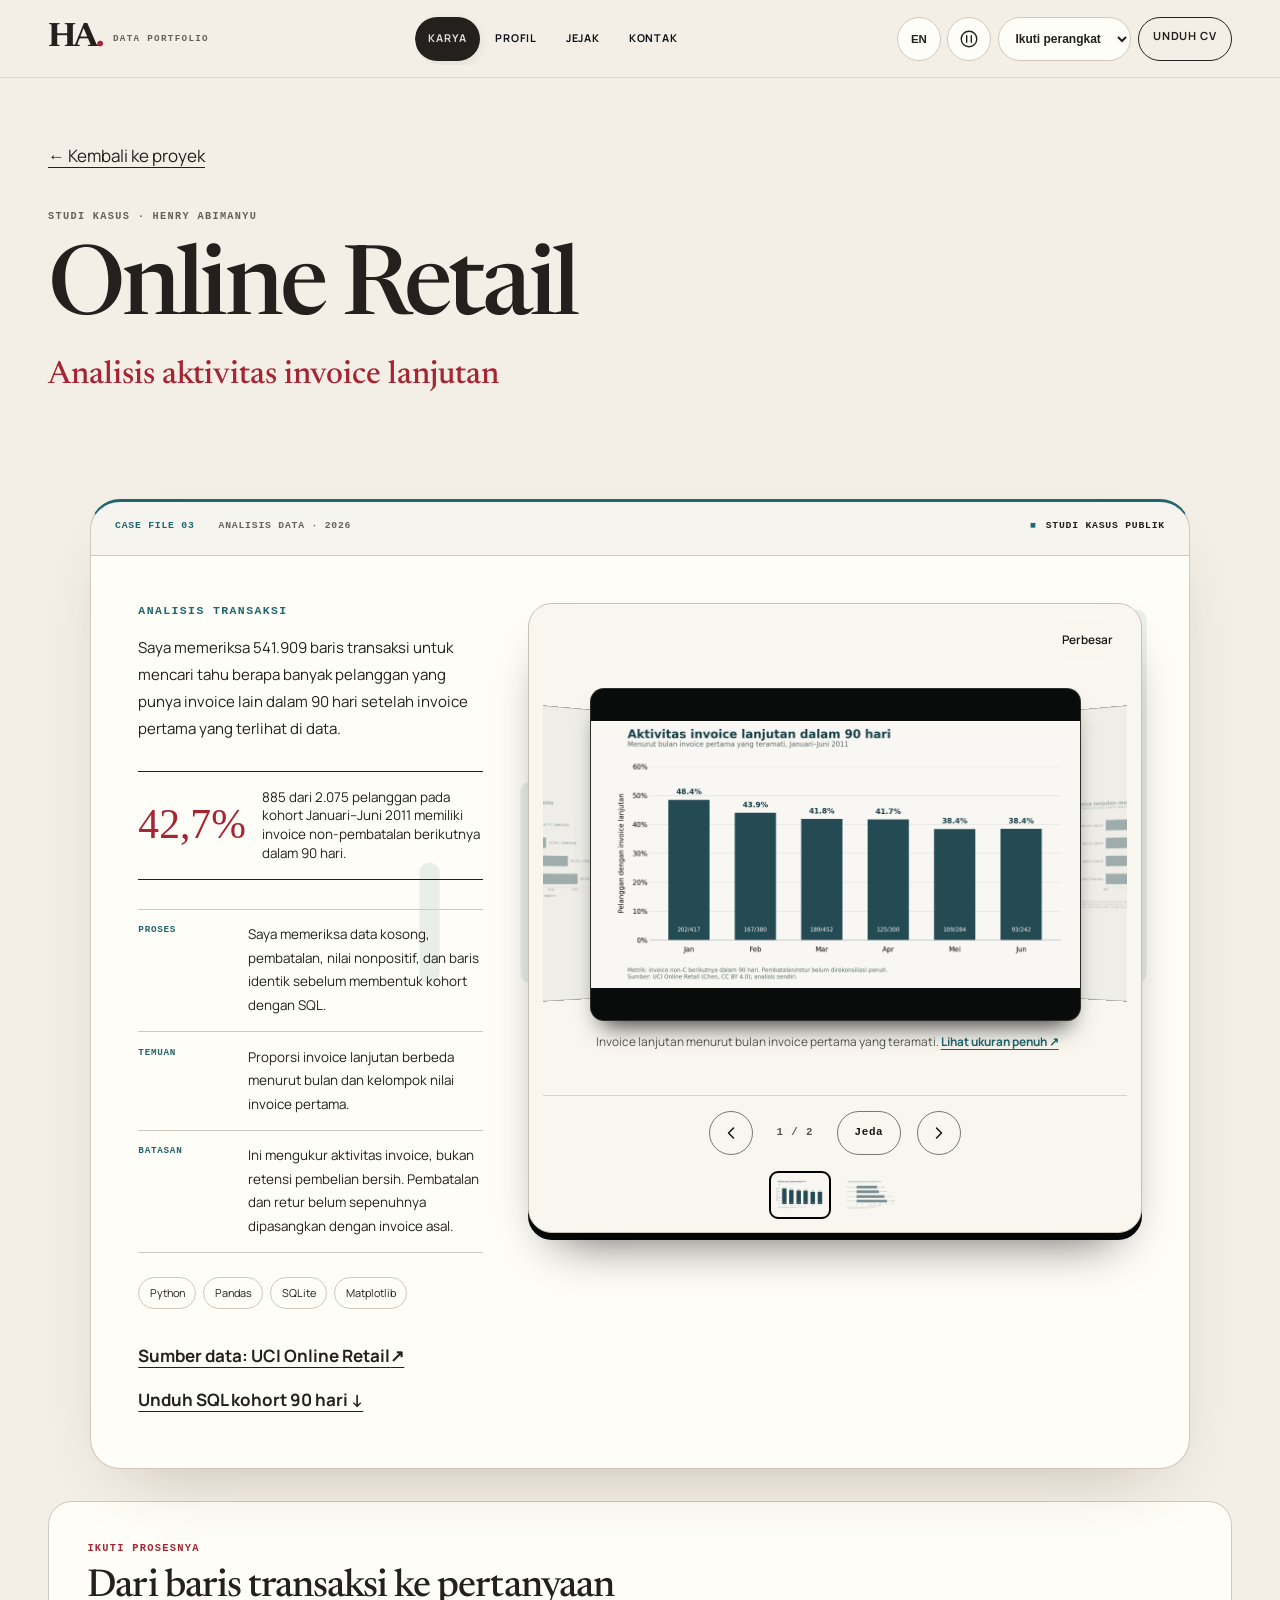
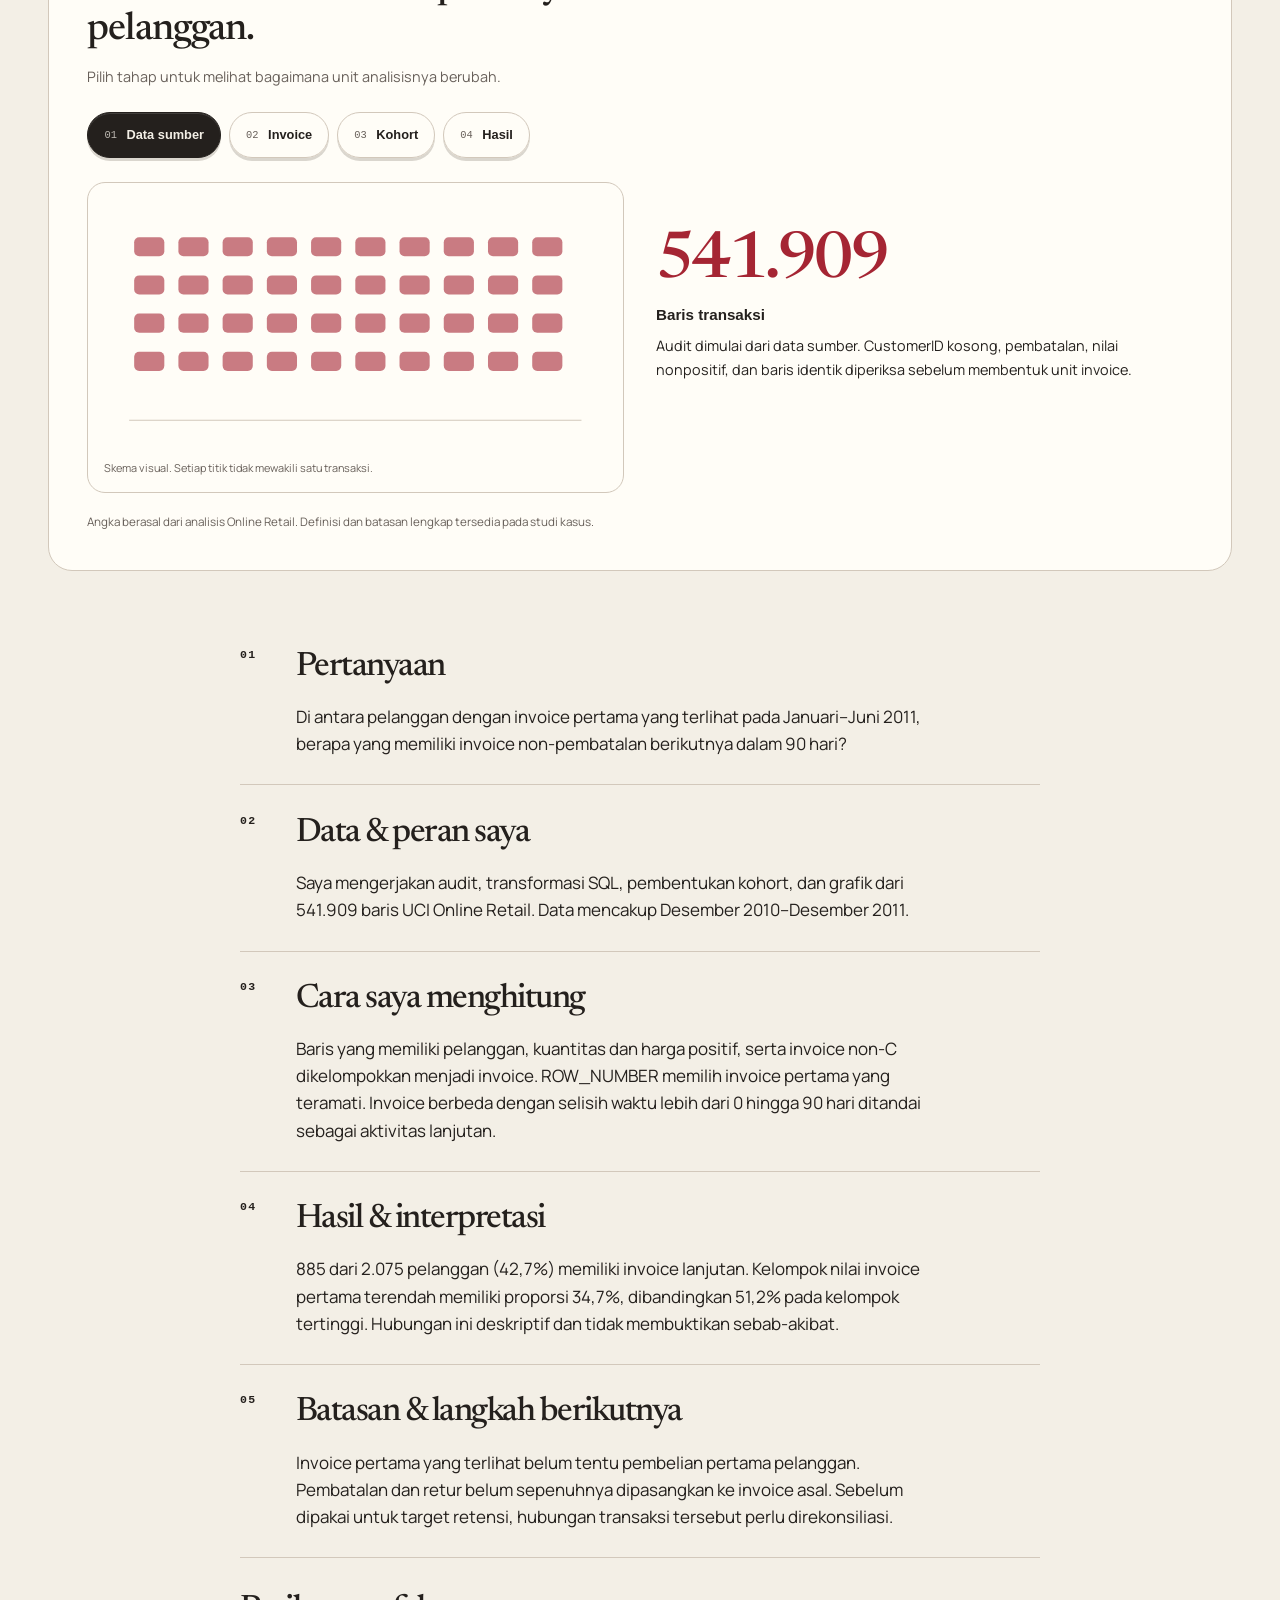
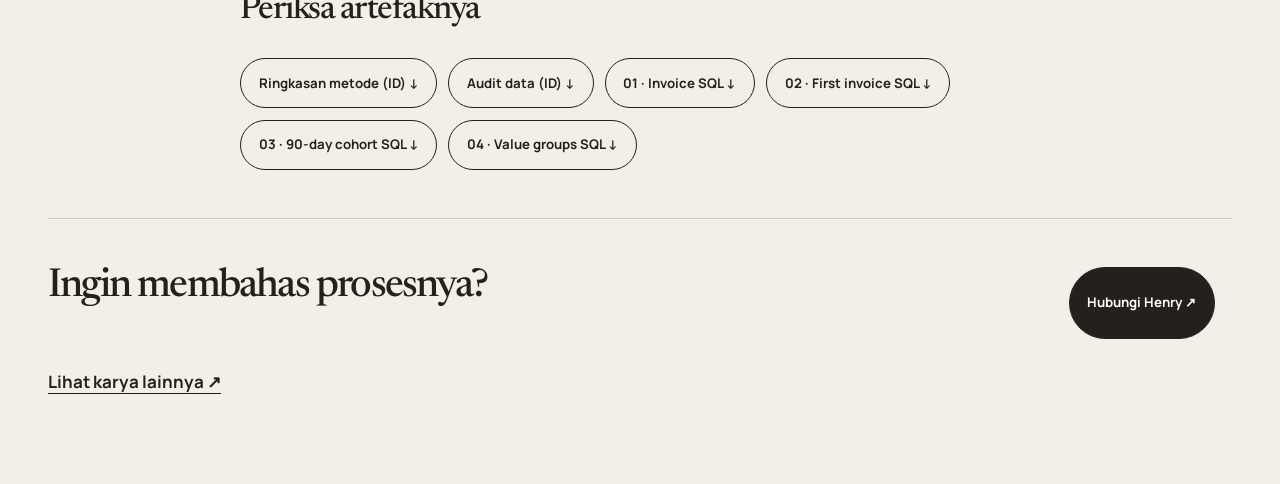
<file: projects/online-retail.html>
<!DOCTYPE html>

<html lang="id">
<head>
<meta charset="utf-8"/>
<meta content="width=device-width, initial-scale=1, viewport-fit=cover" name="viewport"/>
<meta content="Portofolio Henry Abimanyu Dewandani, Junior Data Analyst dengan fokus pada operational analytics, dashboard, observability, dan evaluasi model." name="description"/>
<meta content="#f3f0e7" name="theme-color"/>
<meta content="light dark" name="color-scheme"/>
<meta content="yes" name="apple-mobile-web-app-capable"/>
<meta content="default" name="apple-mobile-web-app-status-bar-style"/>
<meta content="Henry Portfolio" name="apple-mobile-web-app-title"/>
<title>Online Retail | Henry Abimanyu</title>
<link href="../assets/favicon.svg" rel="icon" type="image/svg+xml"/>
<link href="../site.webmanifest" rel="manifest"/>
<script>try { const t = localStorage.getItem('portfolio-theme') || 'auto'; document.documentElement.dataset.theme = t === 'auto' ? (matchMedia('(prefers-color-scheme: dark)').matches ? 'dark' : 'light') : t; } catch { document.documentElement.dataset.theme = matchMedia('(prefers-color-scheme: dark)').matches ? 'dark' : 'light'; }</script>
<link href="../styles.css?v=20261116m2" rel="stylesheet"/>
<link href="https://codebims.github.io/projects/online-retail.html" rel="canonical"/><meta content="website" property="og:type"/><meta content="https://codebims.github.io/projects/online-retail.html" property="og:url"/><meta content="Online Retail | Henry Abimanyu" property="og:title"/><meta content="Analisis aktivitas invoice lanjutan" property="og:description"/><meta content="https://codebims.github.io/assets/social-preview.jpg" property="og:image"/><meta content="summary_large_image" name="twitter:card"/><link href="../refinements.css?v=20261116m2" rel="stylesheet"/>
<link href="../motion.css?v=20261116m2" rel="stylesheet"/><link rel="preload" href="../assets/fonts/manrope-latin.woff2" as="font" type="font/woff2" crossorigin=""/><link rel="preload" href="../assets/fonts/newsreader-latin.woff2" as="font" type="font/woff2" crossorigin=""/><link rel="stylesheet" href="../immersive.css?v=20261116x1"/></head>
<body class="detail-page">
<a class="skip-link" href="#konten"><span data-en="Skip to content" data-i18n="a9aeacef3a">Lewati ke konten</span></a><header class="site-header">
<a aria-label="Kembali ke atas" class="brand" data-en-aria-label="Back to top" href="../index.html#atas">
<strong>HA<span>.</span></strong>
<small><span data-en="Data portfolio" data-i18n="f9f647db12">Data portfolio</span></small>
</a>
<nav aria-label="Navigasi bagian" class="section-nav" data-en-aria-label="Section navigation"><a href="../index.html#karya"><span data-en="Work" data-i18n="e366fe4759">Karya</span></a><a href="../index.html#profil"><span data-en="About" data-i18n="669fe25a32">Profil</span></a><a href="../index.html#pengalaman"><span data-en="Background" data-i18n="8f5f827ad1">Jejak</span></a><a href="../index.html#kontak"><span data-en="Contact" data-i18n="73ea820029">Kontak</span></a></nav>
<div class="header-tools">
<button aria-label="Switch to English" class="utility-control" id="language-toggle" title="Switch to English" type="button">EN</button><label class="utility-control effects-picker"><svg viewBox="0 0 24 24" fill="none" aria-hidden="true"><circle cx="12" cy="12" r="8.5"/><path class="effect-pause" d="M9.5 8.5v7m5-7v7"/><path class="effect-play" d="m10 8 6 4-6 4Z"/></svg><select data-effects-select="" aria-label="Animasi"><option value="auto" data-i18n="effects-auto" data-en="Follow device">Ikuti perangkat</option><option value="full" data-i18n="effects-full" data-en="Full effects">Efek penuh</option><option value="paused" data-i18n="effects-paused" data-en="Pause effects">Jeda efek</option></select></label>
<label class="theme-picker"><span class="sr-only"><span data-en="Color theme" data-i18n="483721440e">Tema tampilan</span></span><select id="theme-select"><option data-en="Device theme" data-i18n="theme-auto" value="auto">Ikuti perangkat</option><option data-en="Light" data-i18n="theme-light" value="light">Terang</option><option data-en="Dark" data-i18n="theme-dark" value="dark">Gelap</option></select></label>
<a class="header-cta" download="" href="../assets/CV-Henry-Abimanyu.pdf?v=20261103v7"><span data-en="Download CV" data-i18n="f8945f24ef">Unduh CV</span></a>
</div>
<div aria-hidden="true" class="scroll-progress"></div>
</header><main class="detail-main" id="konten"><section class="detail-intro"><a class="back-link" href="../index.html#online-retail"><span data-en="← Back to projects" data-i18n="2ea3cccb91">← Kembali ke proyek</span></a><p class="eyebrow"><span data-en="Case study · Henry Abimanyu" data-i18n="7141b2a77b">Studi kasus · Henry Abimanyu</span></p><h1 style="view-transition-name:title-online-retail">Online Retail</h1><p class="detail-subtitle"><span data-en="Subsequent invoice activity analysis" data-i18n="1fcf923a62">Analisis aktivitas invoice lanjutan</span></p></section><article class="case-study case-retail detail-evidence" id="online-retail">
<header class="case-header">
<div><span class="case-index">Case file 03</span><span class="case-year"><span data-en="Data analysis · 2026" data-i18n="f209459ca7">Analisis data · 2026</span></span></div>
<p class="case-status"><span data-en="Public case study" data-i18n="f44cc82cb3">Studi kasus publik</span></p>
</header>
<div class="case-body">
<div class="case-copy">
<p class="case-kicker"><span data-en="Transaction analysis" data-i18n="d613e31c61">Analisis transaksi</span></p>
<h3>Online Retail</h3>
<p class="case-summary"><span data-en="I examined 541,909 transaction rows to find how many customers had another invoice within 90 days of their first observed invoice." data-i18n="3f5d7eaa1c">Saya memeriksa 541.909 baris transaksi untuk mencari tahu berapa banyak pelanggan yang punya invoice lain dalam 90 hari setelah invoice pertama yang terlihat di data.</span></p>
<div aria-label="Hasil utama" class="result-callout" data-en-aria-label="Main result">
<strong><span data-en="42.7%" data-i18n="db38031f7f">42,7%</span></strong>
<p><span data-en="885 of 2,075 customers in the January–June 2011 cohort had another non-cancellation invoice within 90 days." data-i18n="7c9f28bf2e">885 dari 2.075 pelanggan pada kohort Januari–Juni 2011 memiliki invoice non-pembatalan berikutnya dalam 90 hari.</span></p>
</div>
<dl class="case-facts">
<div><dt><span data-en="Process" data-i18n="2023525f33">Proses</span></dt><dd><span data-en="I checked missing data, cancellations, nonpositive values, and identical rows before building the cohort with SQL." data-i18n="f72071a652">Saya memeriksa data kosong, pembatalan, nilai nonpositif, dan baris identik sebelum membentuk kohort dengan SQL.</span></dd></div>
<div><dt><span data-en="Finding" data-i18n="4cfe914b00">Temuan</span></dt><dd><span data-en="The share with another invoice varied by month and first invoice value group." data-i18n="95e81aa6b8">Proporsi invoice lanjutan berbeda menurut bulan dan kelompok nilai invoice pertama.</span></dd></div>
<div><dt><span data-en="Limitations" data-i18n="42e460c94e">Batasan</span></dt><dd><span data-en="This measures invoice activity, not net purchase retention. Cancellations and returns have not been fully matched to their original invoices." data-i18n="e90a5c99bc">Ini mengukur aktivitas invoice, bukan retensi pembelian bersih. Pembatalan dan retur belum sepenuhnya dipasangkan dengan invoice asal.</span></dd></div>
</dl>
<ul aria-label="Teknologi analisis Online Retail" class="tags" data-en-aria-label="Project tools"><li>Python</li><li>Pandas</li><li>SQLite</li><li>Matplotlib</li></ul>
<a class="case-link" href="https://archive.ics.uci.edu/dataset/352/online+retail" rel="noreferrer" target="_blank"><span data-en="Data source: UCI Online Retail" data-i18n="ce20005558">Sumber data: UCI Online Retail </span><span aria-hidden="true">↗</span></a>
<a class="case-link" download="" href="../assets/online-retail/03_repeat_purchase.sql"><span data-en="Download the 90-day cohort SQL ↓" data-i18n="200cb8929b">Unduh SQL kohort 90 hari ↓</span></a></div>
<div aria-label="Grafik analisis Online Retail" aria-roledescription="carousel" class="project-gallery" data-en-aria-label="Online Retail analysis charts" data-gallery="" role="region" tabindex="0">
<figure aria-label="1 dari 2" aria-roledescription="slide" data-gallery-slide="" role="group"><img alt="Persentase pelanggan dengan invoice lanjutan dalam 90 hari menurut bulan, Januari sampai Juni 2011" data-en-alt="Share of customers with a subsequent invoice within 90 days, by month from January to June 2011" decoding="async" height="1080" loading="lazy" src="../assets/online-retail-by-month.png" style="view-transition-name:cover-online-retail" width="1980"/><figcaption><span data-en="Subsequent invoices by month of first observed invoice." data-i18n="3a1e100fe4">Invoice lanjutan menurut bulan invoice pertama yang teramati. </span><a href="../assets/online-retail-by-month.png" rel="noreferrer" target="_blank"><span data-en="View full size ↗" data-i18n="58f14e5460">Lihat ukuran penuh ↗</span></a></figcaption></figure>
<figure aria-label="2 dari 2" aria-roledescription="slide" data-gallery-slide="" hidden="" role="group"><img alt="Persentase invoice lanjutan menurut empat kelompok nilai invoice pertama" data-en-alt="Subsequent invoice share by four first-invoice value groups" decoding="async" height="1080" loading="lazy" src="../assets/online-retail-by-first-invoice.png" width="1980"/><figcaption><span data-en="Comparison by first invoice value. This relationship is descriptive." data-i18n="0e38d37c36">Perbandingan menurut nilai invoice pertama. Hubungan ini bersifat deskriptif. </span><a href="../assets/online-retail-by-first-invoice.png" rel="noreferrer" target="_blank"><span data-en="View full size ↗" data-i18n="58f14e5460">Lihat ukuran penuh ↗</span></a></figcaption></figure>
<div class="gallery-controls"><button aria-label="Grafik sebelumnya" data-gallery-prev="" type="button"><svg aria-hidden="true" viewBox="0 0 24 24"><path d="m15 18-6-6 6-6"></path></svg></button><p aria-live="polite"><span data-gallery-current="">1</span><span aria-hidden="true"> / </span><span data-gallery-total="">2</span></p><button class="gallery-autoplay" data-gallery-toggle="" type="button">Jeda</button><button aria-label="Grafik berikutnya" data-gallery-next="" type="button"><svg aria-hidden="true" viewBox="0 0 24 24"><path d="m9 18 6-6-6-6"></path></svg></button></div>
</div>
</div>
</article><section aria-label="Proses analisis Online Retail" class="case-lab retail-lab" data-en-aria-label="Online Retail analysis process" data-story="retail"><div class="lab-heading"><p class="micro-label"><span data-en="Follow the process" data-i18n="56945d2d3c">Ikuti prosesnya</span></p><h3><span data-en="From transaction rows to a customer question." data-i18n="9b81183eac">Dari baris transaksi ke pertanyaan pelanggan.</span></h3><p><span data-en="Choose a step to see how the unit of analysis changes." data-i18n="8d94a716a2">Pilih tahap untuk melihat bagaimana unit analisisnya berubah.</span></p></div><div aria-label="Tahap analisis" class="story-steps" data-en-aria-label="Analysis steps"><button aria-pressed="true" data-story-step="0" type="button"><small>01</small><span data-en="Source rows" data-i18n="624c224def">Data sumber</span></button><button aria-pressed="false" data-story-step="1" type="button"><small>02</small><span data-en="Invoices" data-i18n="f9f38818c4">Invoice</span></button><button aria-pressed="false" data-story-step="2" type="button"><small>03</small><span data-en="Cohort" data-i18n="8ceeb52a5d">Kohort</span></button><button aria-pressed="false" data-story-step="3" type="button"><small>04</small><span data-en="Result" data-i18n="c123e27cee">Hasil</span></button></div><div class="story-stage"><div aria-hidden="true" class="story-figure"><svg viewBox="0 0 500 260"><path class="story-axis" d="M25 220H475"></path><rect class="story-token" height="19" rx="5" style="--token:0" width="30" x="30" y="38"></rect><rect class="story-token" height="19" rx="5" style="--token:1" width="30" x="74" y="38"></rect><rect class="story-token" height="19" rx="5" style="--token:2" width="30" x="118" y="38"></rect><rect class="story-token" height="19" rx="5" style="--token:3" width="30" x="162" y="38"></rect><rect class="story-token" height="19" rx="5" style="--token:4" width="30" x="206" y="38"></rect><rect class="story-token" height="19" rx="5" style="--token:5" width="30" x="250" y="38"></rect><rect class="story-token" height="19" rx="5" style="--token:6" width="30" x="294" y="38"></rect><rect class="story-token" height="19" rx="5" style="--token:7" width="30" x="338" y="38"></rect><rect class="story-token" height="19" rx="5" style="--token:8" width="30" x="382" y="38"></rect><rect class="story-token" height="19" rx="5" style="--token:9" width="30" x="426" y="38"></rect><rect class="story-token" height="19" rx="5" style="--token:10" width="30" x="30" y="76"></rect><rect class="story-token" height="19" rx="5" style="--token:11" width="30" x="74" y="76"></rect><rect class="story-token" height="19" rx="5" style="--token:12" width="30" x="118" y="76"></rect><rect class="story-token" height="19" rx="5" style="--token:13" width="30" x="162" y="76"></rect><rect class="story-token" height="19" rx="5" style="--token:14" width="30" x="206" y="76"></rect><rect class="story-token" height="19" rx="5" style="--token:15" width="30" x="250" y="76"></rect><rect class="story-token" height="19" rx="5" style="--token:16" width="30" x="294" y="76"></rect><rect class="story-token" height="19" rx="5" style="--token:17" width="30" x="338" y="76"></rect><rect class="story-token" height="19" rx="5" style="--token:18" width="30" x="382" y="76"></rect><rect class="story-token" height="19" rx="5" style="--token:19" width="30" x="426" y="76"></rect><rect class="story-token" height="19" rx="5" style="--token:20" width="30" x="30" y="114"></rect><rect class="story-token" height="19" rx="5" style="--token:21" width="30" x="74" y="114"></rect><rect class="story-token" height="19" rx="5" style="--token:22" width="30" x="118" y="114"></rect><rect class="story-token" height="19" rx="5" style="--token:23" width="30" x="162" y="114"></rect><rect class="story-token" height="19" rx="5" style="--token:24" width="30" x="206" y="114"></rect><rect class="story-token" height="19" rx="5" style="--token:25" width="30" x="250" y="114"></rect><rect class="story-token" height="19" rx="5" style="--token:26" width="30" x="294" y="114"></rect><rect class="story-token" height="19" rx="5" style="--token:27" width="30" x="338" y="114"></rect><rect class="story-token" height="19" rx="5" style="--token:28" width="30" x="382" y="114"></rect><rect class="story-token" height="19" rx="5" style="--token:29" width="30" x="426" y="114"></rect><rect class="story-token" height="19" rx="5" style="--token:30" width="30" x="30" y="152"></rect><rect class="story-token" height="19" rx="5" style="--token:31" width="30" x="74" y="152"></rect><rect class="story-token" height="19" rx="5" style="--token:32" width="30" x="118" y="152"></rect><rect class="story-token" height="19" rx="5" style="--token:33" width="30" x="162" y="152"></rect><rect class="story-token" height="19" rx="5" style="--token:34" width="30" x="206" y="152"></rect><rect class="story-token" height="19" rx="5" style="--token:35" width="30" x="250" y="152"></rect><rect class="story-token" height="19" rx="5" style="--token:36" width="30" x="294" y="152"></rect><rect class="story-token" height="19" rx="5" style="--token:37" width="30" x="338" y="152"></rect><rect class="story-token" height="19" rx="5" style="--token:38" width="30" x="382" y="152"></rect><rect class="story-token" height="19" rx="5" style="--token:39" width="30" x="426" y="152"></rect><path class="story-result-line" d="M50 110 H425 l-18 -18 M425 110 l-18 18"></path></svg><small><span data-en="Visual schematic. A point does not represent one transaction." data-i18n="e72a042fd8">Skema visual. Setiap titik tidak mewakili satu transaksi.</span></small></div><div class="story-reading"><div data-story-panel="0"><strong class="story-number" data-en="541,909" data-i18n="number-541.909"><span data-en="541909" data-i18n="8f34410bc0">541.909</span></strong><h4><span data-en="Transaction rows" data-i18n="28790517eb">Baris transaksi</span></h4><p><span data-en="The audit starts with source rows. Missing customers, cancellations, nonpositive values, and identical rows are checked before forming invoices." data-i18n="ea8e9447fc">Audit dimulai dari data sumber. CustomerID kosong, pembatalan, nilai nonpositif, dan baris identik diperiksa sebelum membentuk unit invoice.</span></p></div><div data-story-panel="1" hidden=""><strong class="story-number" data-en="18,532" data-i18n="number-18.532"><span data-en="18532" data-i18n="4ac9ed9eef">18.532</span></strong><h4><span data-en="Non-C invoices" data-i18n="591a7cca26">Invoice non-C</span></h4><p><span data-en="Rows with a customer, positive price and quantity are grouped by invoice, covering 4,338 customers. Later cancellations remain unreconciled." data-i18n="e2ef396762">Baris dengan pelanggan, harga dan kuantitas positif dikelompokkan per invoice. Hasilnya mencakup 4.338 pelanggan. Pembatalan berikutnya belum direkonsiliasi.</span></p></div><div data-story-panel="2" hidden=""><strong class="story-number" data-en="2,075" data-i18n="number-2.075"><span data-en="2075" data-i18n="f3a08a9595">2.075</span></strong><h4><span data-en="Customers in the cohort" data-i18n="4abb85bd72">Pelanggan dalam kohort</span></h4><p><span data-en="ROW_NUMBER selects the first observed invoice. The cohort is limited to January–June 2011 so the 90-day observation window is covered." data-i18n="ffbd43834e">ROW_NUMBER memilih invoice pertama yang teramati. Kohort dibatasi Januari–Juni 2011 agar jendela observasi 90 hari tercakup.</span></p></div><div data-story-panel="3" hidden=""><strong class="story-number" data-en="42.7%" data-i18n="number-42,7%"><span data-en="42.7%" data-i18n="db38031f7f">42,7%</span></strong><h4><span data-en="885 of 2,075 customers" data-i18n="adf70bf249">885 dari 2.075 pelanggan</span></h4><p><span data-en="Another non-C invoice occurs more than 0 and up to 90 days later. This is subsequent invoice activity, not net purchase retention or causality." data-i18n="d46c1834f3">Ada invoice non-C lain dalam lebih dari 0 hingga 90 hari. Ini aktivitas invoice lanjutan, bukan retensi pembelian bersih atau hubungan sebab-akibat.</span></p></div></div></div><p class="lab-source"><span data-en="Figures come from the Online Retail analysis. Full definitions and limitations are included in the case study." data-i18n="c19dbfbd3f">Angka berasal dari analisis Online Retail. Definisi dan batasan lengkap tersedia pada studi kasus.</span></p></section><section aria-label="Proses studi kasus" class="case-narrative" data-en-aria-label="Case study process"><article><span class="micro-label">01</span><div><h2><span data-en="Question" data-i18n="9ef0627ffa">Pertanyaan</span></h2><p><span data-en="Among customers whose first observed invoice was in January–June 2011, how many had another non-cancellation invoice within 90 days?" data-i18n="6760828bca">Di antara pelanggan dengan invoice pertama yang terlihat pada Januari–Juni 2011, berapa yang memiliki invoice non-pembatalan berikutnya dalam 90 hari?</span></p></div></article><article><span class="micro-label">02</span><div><h2><span data-en="Data &amp; my role" data-i18n="fbcd9d265a">Data &amp; peran saya</span></h2><p><span data-en="I audited, transformed, formed cohorts, and plotted 541,909 UCI Online Retail rows. The data covers December 2010–December 2011." data-i18n="29da159cd5">Saya mengerjakan audit, transformasi SQL, pembentukan kohort, dan grafik dari 541.909 baris UCI Online Retail. Data mencakup Desember 2010–Desember 2011.</span></p></div></article><article><span class="micro-label">03</span><div><h2><span data-en="How I calculated it" data-i18n="d358c71d58">Cara saya menghitung</span></h2><p><span data-en="Rows with a customer, positive quantity and price, and a non-C invoice were grouped into invoices. ROW_NUMBER identifies the first observed invoice. Another invoice more than 0 and up to 90 days later counts as subsequent activity." data-i18n="a4d01e84d5">Baris yang memiliki pelanggan, kuantitas dan harga positif, serta invoice non-C dikelompokkan menjadi invoice. ROW_NUMBER memilih invoice pertama yang teramati. Invoice berbeda dengan selisih waktu lebih dari 0 hingga 90 hari ditandai sebagai aktivitas lanjutan.</span></p></div></article><article><span class="micro-label">04</span><div><h2><span data-en="Results &amp; interpretation" data-i18n="4be7c2ff15">Hasil &amp; interpretasi</span></h2><p><span data-en="885 of 2,075 customers (42.7%) had a subsequent invoice. The lowest first-invoice value group had a share of 34.7%, compared with 51.2% in the highest group. This is descriptive, not causal." data-i18n="2f5989b603">885 dari 2.075 pelanggan (42,7%) memiliki invoice lanjutan. Kelompok nilai invoice pertama terendah memiliki proporsi 34,7%, dibandingkan 51,2% pada kelompok tertinggi. Hubungan ini deskriptif dan tidak membuktikan sebab-akibat.</span></p></div></article><article><span class="micro-label">05</span><div><h2><span data-en="Limitations &amp; next steps" data-i18n="d0c1d529b1">Batasan &amp; langkah berikutnya</span></h2><p><span data-en="The first observed invoice may not be the customer’s first purchase. Cancellations and returns are not fully matched to their original invoices. Those transactions need reconciliation before using this for retention targets." data-i18n="ec0aed7b8c">Invoice pertama yang terlihat belum tentu pembelian pertama pelanggan. Pembatalan dan retur belum sepenuhnya dipasangkan ke invoice asal. Sebelum dipakai untuk target retensi, hubungan transaksi tersebut perlu direkonsiliasi.</span></p></div></article><div class="artifact-links"><h2><span data-en="Examine the artifacts" data-i18n="b3c57e2d57">Periksa artefaknya</span></h2><a class="button button-quiet" download="" href="../assets/online-retail/CASE_STUDY.md"><span data-en="Method summary (Indonesian) ↓" data-i18n="f592ae3d85">Ringkasan metode (ID) ↓</span></a><a class="button button-quiet" download="" href="../assets/online-retail/DATA_AUDIT.md"><span data-en="Data audit (Indonesian) ↓" data-i18n="646fed4a67">Audit data (ID) ↓</span></a><a class="button button-quiet" download="" href="../assets/online-retail/01_invoice_table.sql">01 · Invoice SQL ↓</a><a class="button button-quiet" download="" href="../assets/online-retail/02_first_purchase.sql">02 · First invoice SQL ↓</a><a class="button button-quiet" download="" href="../assets/online-retail/03_repeat_purchase.sql">03 · 90-day cohort SQL ↓</a><a class="button button-quiet" download="" href="../assets/online-retail/04_first_invoice_segments.sql">04 · Value groups SQL ↓</a></div></section><section class="detail-next"><h2><span data-en="Want to discuss the process?" data-i18n="6f3fbe0f9d">Ingin membahas prosesnya?</span></h2><a class="button" href="mailto:abimkaizen@gmail.com"><span data-en="Contact Henry ↗" data-i18n="c12e56bfae">Hubungi Henry ↗</span></a><a class="case-link" href="../index.html#karya"><span data-en="See more work ↗" data-i18n="859b69c898">Lihat karya lainnya ↗</span></a></section></main>
<svg aria-hidden="true" class="icon-library" focusable="false" xmlns="http://www.w3.org/2000/svg">
<symbol id="icon-gmail" viewBox="0 0 24 24"><path d="M3 6.5 12 13l9-6.5v11.8a1.7 1.7 0 0 1-1.7 1.7H4.7A1.7 1.7 0 0 1 3 18.3Z" fill="none" stroke="#4285f4" stroke-width="2.2"></path><path d="M3 6.5 12 13l9-6.5" fill="none" stroke="#ea4335" stroke-linecap="round" stroke-linejoin="round" stroke-width="2.2"></path><path d="M3 8v10.3A1.7 1.7 0 0 0 4.7 20H6V9" fill="none" stroke="#34a853" stroke-width="2.2"></path><path d="M18 9v11h1.3a1.7 1.7 0 0 0 1.7-1.7V8" fill="none" stroke="#fbbc04" stroke-width="2.2"></path></symbol>
<symbol id="icon-linkedin" viewBox="0 0 24 24"><path d="M5.2 8.6H2.4V21h2.8zM3.8 2.5a1.65 1.65 0 1 0 0 3.3 1.65 1.65 0 0 0 0-3.3ZM21.6 13.9c0-3.75-2-5.5-4.7-5.5a4.05 4.05 0 0 0-3.65 2V8.6h-2.8V21h2.8v-6.15c0-1.62.31-3.18 2.3-3.18 1.96 0 1.98 1.84 1.98 3.29V21h2.8z"></path></symbol>
<symbol id="icon-instagram" viewBox="0 0 24 24"><rect fill="none" height="18" rx="5" stroke="currentColor" stroke-width="2" width="18" x="3" y="3"></rect><circle cx="12" cy="12" fill="none" r="4.1" stroke="currentColor" stroke-width="2"></circle><circle cx="17.7" cy="6.5" r="1.15"></circle></symbol>
<symbol id="icon-github" viewBox="0 0 24 24"><path d="M12 .9a11.1 11.1 0 0 0-3.5 21.63c.56.1.76-.24.76-.54v-2.1c-3.1.68-3.76-1.32-3.76-1.32-.51-1.3-1.24-1.65-1.24-1.65-1.01-.69.08-.68.08-.68 1.12.08 1.71 1.15 1.71 1.15 1 1.7 2.62 1.21 3.26.92.1-.72.39-1.21.71-1.49-2.48-.28-5.09-1.24-5.09-5.53 0-1.22.44-2.22 1.15-3-.12-.28-.5-1.42.11-2.96 0 0 .94-.3 3.08 1.14a10.7 10.7 0 0 1 5.6 0c2.14-1.44 3.08-1.14 3.08-1.14.61 1.54.23 2.68.11 2.96.72.78 1.15 1.78 1.15 3 0 4.3-2.61 5.24-5.1 5.52.4.35.76 1.03.76 2.08v3.1c0 .3.2.65.77.54A11.1 11.1 0 0 0 12 .9Z"></path></symbol>
<symbol id="icon-whatsapp" viewBox="0 0 24 24"><path d="M20.5 3.5A11.8 11.8 0 0 0 2 17.7L.5 23.5l6-1.6A11.8 11.8 0 0 0 20.5 3.5ZM12 21a9.7 9.7 0 0 1-4.9-1.3l-.4-.2-3.6 1 1-3.5-.3-.5A9.8 9.8 0 1 1 12 21Zm5.4-7.3c-.3-.1-1.7-.8-2-.9-.3-.1-.5-.1-.7.2l-.9 1.1c-.2.2-.4.2-.7.1-.3-.2-1.2-.4-2.3-1.4-.9-.8-1.4-1.7-1.6-2-.2-.3 0-.5.1-.6l.5-.6.3-.5c.1-.2 0-.4 0-.5 0-.1-.7-1.6-.9-2.1-.2-.5-.5-.4-.7-.4h-.6c-.2 0-.5.1-.8.4-.3.3-1 1-1 2.4s1 2.8 1.1 3c.1.2 2 3.1 4.9 4.3.7.3 1.2.4 1.6.5.7.2 1.3.2 1.8.1.6-.1 1.7-.7 1.9-1.3.2-.6.2-1.2.2-1.3-.1-.1-.3-.2-.6-.4Z"></path></symbol>
<symbol id="icon-download" viewBox="0 0 24 24"><path d="M12 3v12m0 0 4.5-4.5M12 15l-4.5-4.5M4 17v3h16v-3" fill="none" stroke="currentColor" stroke-linecap="round" stroke-linejoin="round" stroke-width="1.8"></path></symbol>
</svg>
<dialog aria-labelledby="media-title" id="media-dialog"><div class="media-dialog-toolbar"><h2 id="media-title"><span data-en="A closer look" data-i18n="27f62893cc">Lihat lebih dekat</span></h2><button class="button button-quiet" data-close-media="" type="button">Tutup ×</button></div><div class="media-scroll"><img alt="" id="media-image"/></div><p id="media-caption"></p></dialog><script src="../effects-policy.js?v=20261116m2"></script><script src="../i18n.js?v=20261115m1"></script>
<script src="../motion-models.js?v=20261116x1"></script><script src="../app.js?v=20261116x1"></script>
<script src="../analytics-config.js?v=20261115r3"></script><script src="../analytics.js?v=20261115r3"></script><script src="../motion.js?v=20261116x1"></script><script src="../immersive.js?v=20261116x1"></script></body>
</html>
</file>
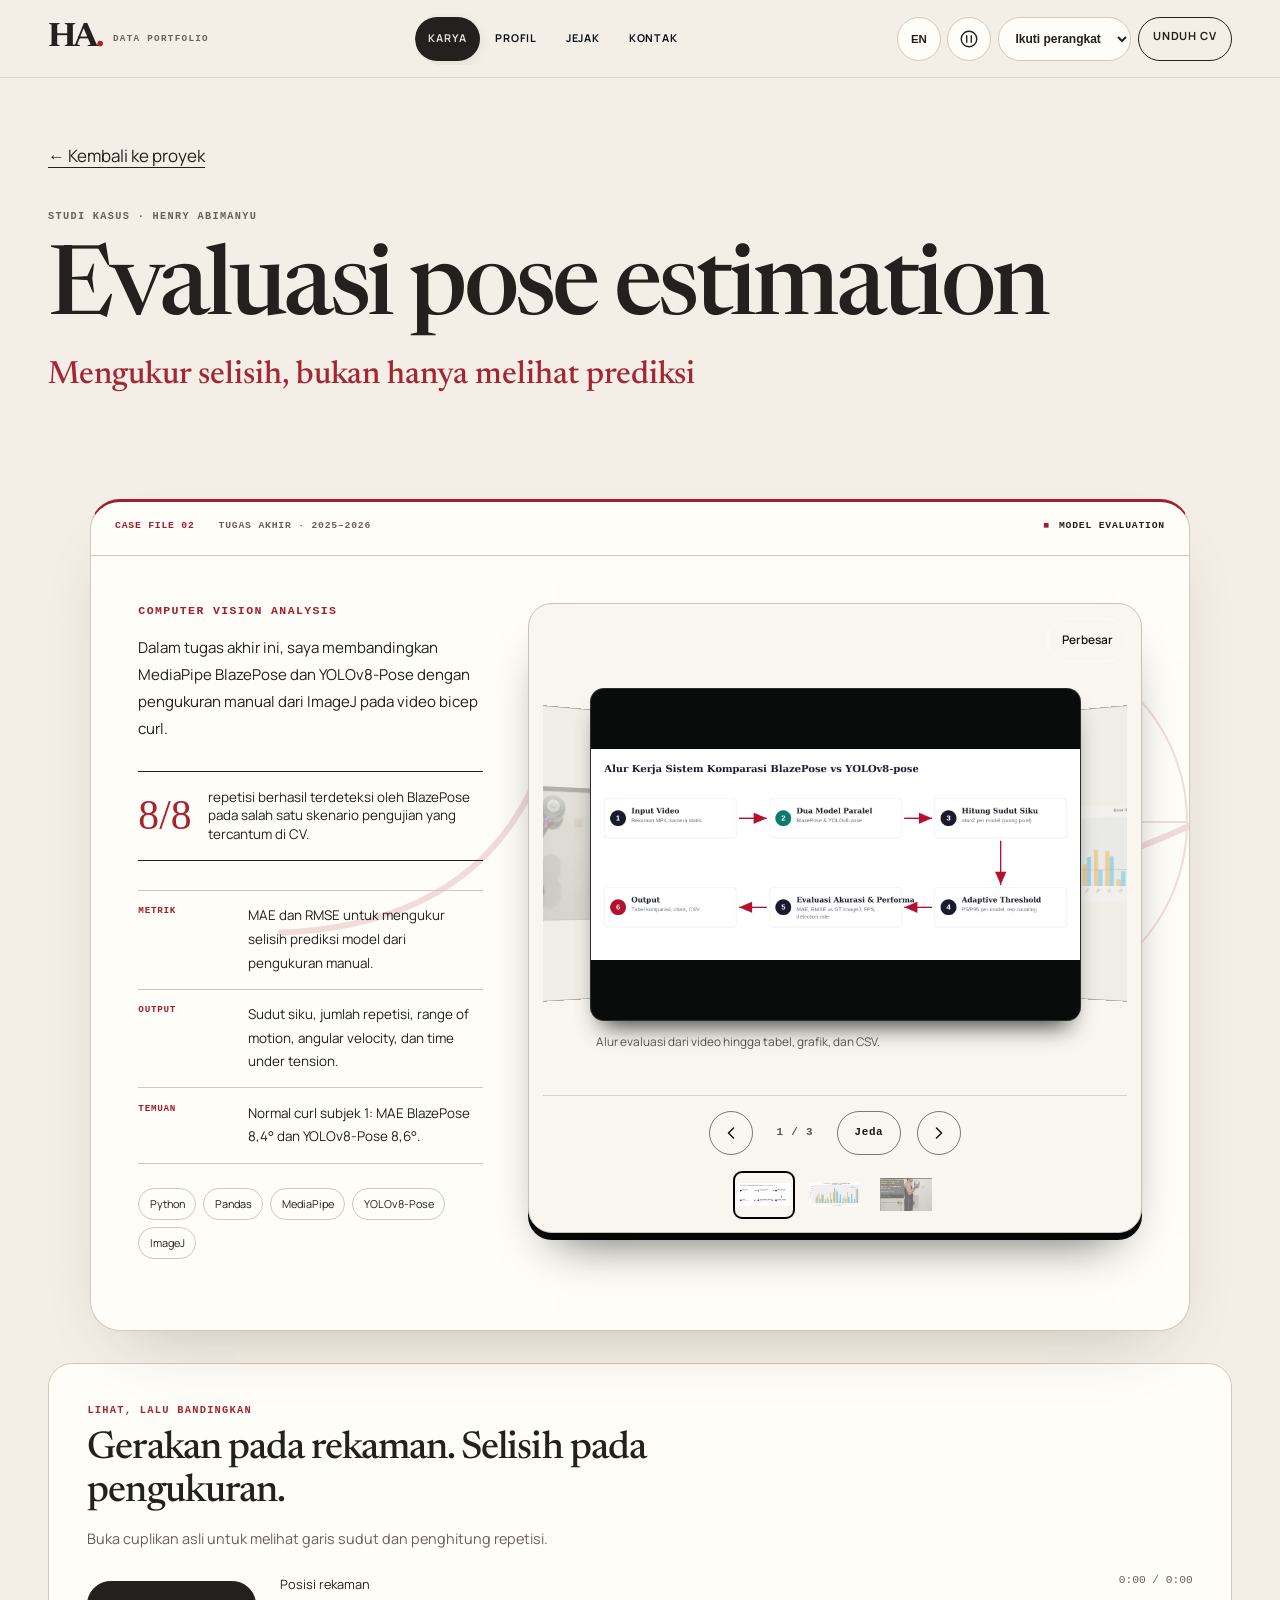
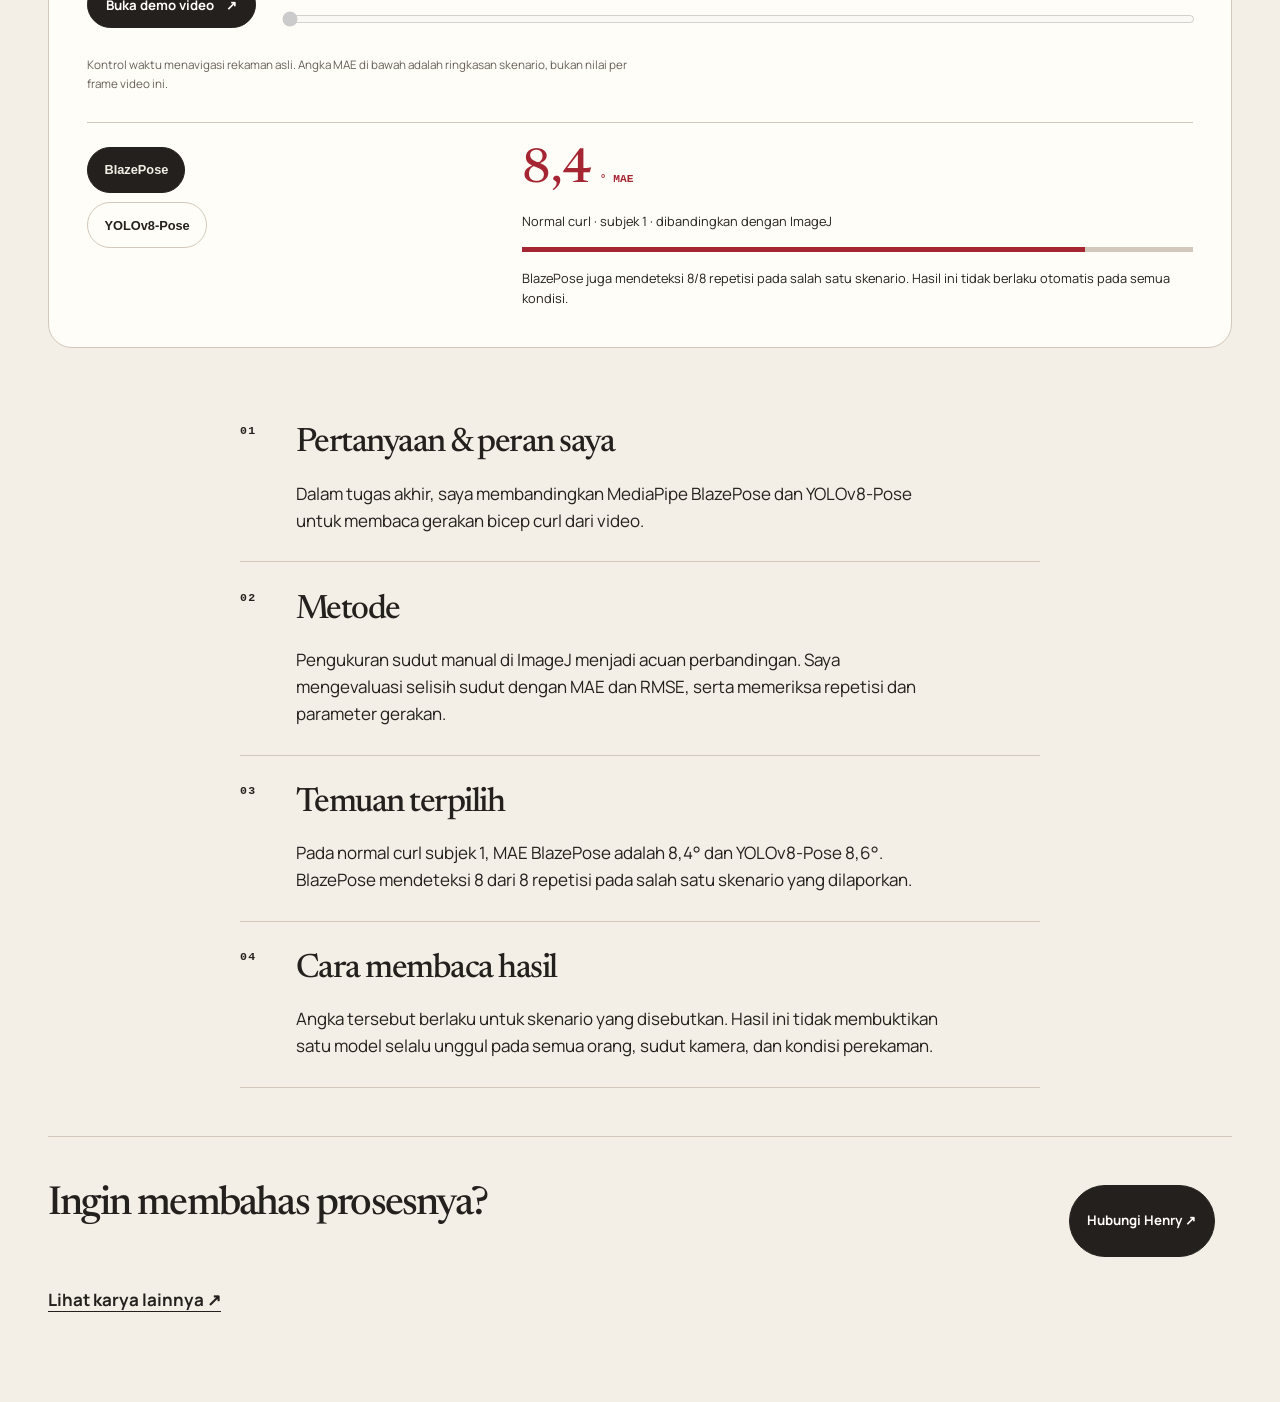
<file: projects/pose.html>
<!DOCTYPE html>

<html lang="id">
<head>
<meta charset="utf-8"/>
<meta content="width=device-width, initial-scale=1, viewport-fit=cover" name="viewport"/>
<meta content="Portofolio Henry Abimanyu Dewandani, Junior Data Analyst dengan fokus pada operational analytics, dashboard, observability, dan evaluasi model." name="description"/>
<meta content="#f3f0e7" name="theme-color"/>
<meta content="light dark" name="color-scheme"/>
<meta content="yes" name="apple-mobile-web-app-capable"/>
<meta content="default" name="apple-mobile-web-app-status-bar-style"/>
<meta content="Henry Portfolio" name="apple-mobile-web-app-title"/>
<title>Evaluasi pose estimation | Henry Abimanyu</title>
<link href="../assets/favicon.svg" rel="icon" type="image/svg+xml"/>
<link href="../site.webmanifest" rel="manifest"/>
<script>try { const t = localStorage.getItem('portfolio-theme') || 'auto'; document.documentElement.dataset.theme = t === 'auto' ? (matchMedia('(prefers-color-scheme: dark)').matches ? 'dark' : 'light') : t; } catch { document.documentElement.dataset.theme = matchMedia('(prefers-color-scheme: dark)').matches ? 'dark' : 'light'; }</script>
<link href="../styles.css?v=20261116m2" rel="stylesheet"/>
<link href="https://codebims.github.io/projects/pose.html" rel="canonical"/><meta content="website" property="og:type"/><meta content="https://codebims.github.io/projects/pose.html" property="og:url"/><meta content="Evaluasi pose estimation | Henry Abimanyu" property="og:title"/><meta content="Mengukur selisih, bukan hanya melihat prediksi" property="og:description"/><meta content="https://codebims.github.io/assets/social-preview.jpg" property="og:image"/><meta content="summary_large_image" name="twitter:card"/><link href="../refinements.css?v=20261116m2" rel="stylesheet"/>
<link href="../motion.css?v=20261116m2" rel="stylesheet"/><link rel="preload" href="../assets/fonts/manrope-latin.woff2" as="font" type="font/woff2" crossorigin=""/><link rel="preload" href="../assets/fonts/newsreader-latin.woff2" as="font" type="font/woff2" crossorigin=""/><link rel="stylesheet" href="../immersive.css?v=20261116x1"/></head>
<body class="detail-page">
<a class="skip-link" href="#konten"><span data-en="Skip to content" data-i18n="a9aeacef3a">Lewati ke konten</span></a><header class="site-header">
<a aria-label="Kembali ke atas" class="brand" data-en-aria-label="Back to top" href="../index.html#atas">
<strong>HA<span>.</span></strong>
<small><span data-en="Data portfolio" data-i18n="f9f647db12">Data portfolio</span></small>
</a>
<nav aria-label="Navigasi bagian" class="section-nav" data-en-aria-label="Section navigation"><a href="../index.html#karya"><span data-en="Work" data-i18n="e366fe4759">Karya</span></a><a href="../index.html#profil"><span data-en="About" data-i18n="669fe25a32">Profil</span></a><a href="../index.html#pengalaman"><span data-en="Background" data-i18n="8f5f827ad1">Jejak</span></a><a href="../index.html#kontak"><span data-en="Contact" data-i18n="73ea820029">Kontak</span></a></nav>
<div class="header-tools">
<button aria-label="Switch to English" class="utility-control" id="language-toggle" title="Switch to English" type="button">EN</button><label class="utility-control effects-picker"><svg viewBox="0 0 24 24" fill="none" aria-hidden="true"><circle cx="12" cy="12" r="8.5"/><path class="effect-pause" d="M9.5 8.5v7m5-7v7"/><path class="effect-play" d="m10 8 6 4-6 4Z"/></svg><select data-effects-select="" aria-label="Animasi"><option value="auto" data-i18n="effects-auto" data-en="Follow device">Ikuti perangkat</option><option value="full" data-i18n="effects-full" data-en="Full effects">Efek penuh</option><option value="paused" data-i18n="effects-paused" data-en="Pause effects">Jeda efek</option></select></label>
<label class="theme-picker"><span class="sr-only"><span data-en="Color theme" data-i18n="483721440e">Tema tampilan</span></span><select id="theme-select"><option data-en="Device theme" data-i18n="theme-auto" value="auto">Ikuti perangkat</option><option data-en="Light" data-i18n="theme-light" value="light">Terang</option><option data-en="Dark" data-i18n="theme-dark" value="dark">Gelap</option></select></label>
<a class="header-cta" download="" href="../assets/CV-Henry-Abimanyu.pdf?v=20261103v7"><span data-en="Download CV" data-i18n="f8945f24ef">Unduh CV</span></a>
</div>
<div aria-hidden="true" class="scroll-progress"></div>
</header><main class="detail-main" id="konten"><section class="detail-intro"><a class="back-link" href="../index.html#pose"><span data-en="← Back to projects" data-i18n="2ea3cccb91">← Kembali ke proyek</span></a><p class="eyebrow"><span data-en="Case study · Henry Abimanyu" data-i18n="7141b2a77b">Studi kasus · Henry Abimanyu</span></p><h1 style="view-transition-name:title-pose">Evaluasi pose estimation</h1><p class="detail-subtitle"><span data-en="Measuring error beyond the visual prediction" data-i18n="0d6dd1bdb3">Mengukur selisih, bukan hanya melihat prediksi</span></p></section><article class="case-study case-pose detail-evidence" id="pose">
<header class="case-header">
<div><span class="case-index">Case file 02</span><span class="case-year"><span data-en="Final thesis · 2025–2026" data-i18n="a70a7c0ad3">Tugas akhir · 2025–2026</span></span></div>
<p class="case-status">Model evaluation</p>
</header>
<div class="case-body">
<div class="case-copy">
<p class="case-kicker">Computer vision analysis</p>
<h3><span data-en="Pose estimation evaluation for movement analysis" data-i18n="6a6a306b2c">Evaluasi pose estimation untuk analisis gerakan</span></h3>
<p class="case-summary"><span data-en="In this thesis, I compared MediaPipe BlazePose and YOLOv8-Pose with manual ImageJ measurements on bicep curl videos." data-i18n="0c85b866b0">Dalam tugas akhir ini, saya membandingkan MediaPipe BlazePose dan YOLOv8-Pose dengan pengukuran manual dari ImageJ pada video bicep curl.</span></p>
<div aria-label="Hasil terpilih" class="result-callout" data-en-aria-label="Selected result">
<strong>8/8</strong>
<p><span data-en="repetitions were detected by BlazePose in one of the test scenarios listed in my CV." data-i18n="50c8a0aa10">repetisi berhasil terdeteksi oleh BlazePose pada salah satu skenario pengujian yang tercantum di CV.</span></p>
</div>
<dl class="case-facts">
<div><dt><span data-en="Metrics" data-i18n="b3750f4e13">Metrik</span></dt><dd><span data-en="MAE and RMSE to measure the difference between model predictions and manual measurements." data-i18n="bd0d8a8624">MAE dan RMSE untuk mengukur selisih prediksi model dari pengukuran manual.</span></dd></div>
<div><dt>Output</dt><dd><span data-en="Elbow angle, repetition count, range of motion, angular velocity, and time under tension." data-i18n="6c47095d2f">Sudut siku, jumlah repetisi, range of motion, angular velocity, dan time under tension.</span></dd></div>
<div><dt><span data-en="Finding" data-i18n="4cfe914b00">Temuan</span></dt><dd><span data-en="Normal curl, subject 1: BlazePose MAE 8.4° and YOLOv8-Pose MAE 8.6°." data-i18n="7334859307">Normal curl subjek 1: MAE BlazePose 8,4° dan YOLOv8-Pose 8,6°.</span></dd></div>
</dl>
<ul aria-label="Teknologi tugas akhir" class="tags" data-en-aria-label="Project tools">
<li>Python</li><li>Pandas</li><li>MediaPipe</li><li>YOLOv8-Pose</li><li>ImageJ</li>
</ul>
</div>
<div aria-label="Visualisasi evaluasi pose estimation" aria-roledescription="carousel" class="project-gallery" data-en-aria-label="Pose estimation evaluation visuals" data-gallery="" role="region" tabindex="0">
<figure aria-label="1 dari 3" aria-roledescription="slide" data-gallery-slide="" role="group"><img alt="Diagram alur kerja sistem komparasi BlazePose dan YOLOv8-Pose" data-en-alt="BlazePose and YOLOv8-Pose evaluation workflow" decoding="async" height="1280" loading="lazy" src="../assets/pose-estimation-workflow.png" style="view-transition-name:cover-pose" width="2960"/><figcaption><span data-en="Evaluation flow from video to tables, charts, and CSV." data-i18n="506b5d50ae">Alur evaluasi dari video hingga tabel, grafik, dan CSV.</span></figcaption></figure>
<figure aria-label="2 dari 3" aria-roledescription="slide" data-gallery-slide="" hidden="" role="group"><img alt="Grafik error sudut BlazePose dan YOLOv8-Pose terhadap ground truth pada normal curl subjek 1" data-en-alt="Angle errors against manual reference for subject 1’s normal curl" decoding="async" height="630" loading="lazy" src="../assets/pose-estimation-chart.png" width="1350"/><figcaption><span data-en="Per-frame angle error against ground truth." data-i18n="5dfc0937ec">Error sudut per frame terhadap ground truth.</span></figcaption></figure>
<figure aria-label="3 dari 3" aria-roledescription="slide" data-gallery-slide="" hidden="" role="group"><video aria-label="Demo analisis gerakan bicep curl" controls="" data-en-aria-label="Bicep curl movement analysis demo" height="946" muted="" playsinline="" poster="../assets/pose-estimation-demo-poster.jpg" preload="metadata" width="1458"><source src="../assets/pose-estimation-demo.mp4" type="video/mp4"/><span data-en="Your browser does not support this video." data-i18n="d5636bf953">Browser Anda tidak mendukung video ini.</span></video><figcaption><span data-en="Example of elbow angle and repetition tracking in a bicep curl video." data-i18n="e92d228833">Contoh pemantauan sudut siku dan repetisi pada rekaman bicep curl.</span></figcaption></figure>
<div class="gallery-controls"><button aria-label="Tampilan sebelumnya" data-gallery-prev="" type="button"><svg aria-hidden="true" viewBox="0 0 24 24"><path d="m15 18-6-6 6-6"></path></svg></button><p aria-live="polite"><span data-gallery-current="">1</span><span aria-hidden="true"> / </span><span data-gallery-total="">3</span></p><button class="gallery-autoplay" data-gallery-toggle="" type="button">Jeda</button><button aria-label="Tampilan berikutnya" data-gallery-next="" type="button"><svg aria-hidden="true" viewBox="0 0 24 24"><path d="m9 18 6-6-6-6"></path></svg></button></div>
</div>
</div>
</article><section aria-label="Jelajahi demo tugas akhir" class="case-lab pose-lab" data-en-aria-label="Explore the thesis demo" data-pose-lab=""><div class="lab-heading"><p class="micro-label"><span data-en="Watch, then compare" data-i18n="40ce243611">Lihat, lalu bandingkan</span></p><h3><span data-en="Movement in the recording. Error in the measurement." data-i18n="fef3313ba3">Gerakan pada rekaman. Selisih pada pengukuran.</span></h3><p><span data-en="Open the original recording to see its angle overlay and repetition counter." data-i18n="12a2d9efad">Buka cuplikan asli untuk melihat garis sudut dan penghitung repetisi.</span></p></div><div class="pose-controls"><button class="button" data-open-demo="" type="button"><span data-en="Open video demo" data-i18n="6aef175df1">Buka demo video</span> <span aria-hidden="true">↗</span></button><label class="pose-seek"><span data-en="Recording position" data-i18n="d976865bdd">Posisi rekaman</span><input data-video-seek="" disabled="" max="100" min="0" step="0.1" type="range" value="0"/><output data-video-time="">0:00 / 0:00</output></label></div><p class="lab-source"><span data-en="The time control navigates the original recording. The MAE values below summarize a scenario and are not per-frame readings from this video." data-i18n="ef4220ea9e">Kontrol waktu menavigasi rekaman asli. Angka MAE di bawah adalah ringkasan skenario, bukan nilai per frame video ini.</span></p><div class="model-comparison"><div aria-label="Pilih model" class="model-options" data-en-aria-label="Choose a model"><button aria-pressed="true" data-model="blaze" type="button">BlazePose</button><button aria-pressed="false" data-model="yolo" type="button">YOLOv8-Pose</button></div><div class="model-reading"><strong><span data-model-value="">8,4</span><small>° MAE</small></strong><p><span data-en="Normal curl · subject 1 · compared with ImageJ" data-i18n="d33c247179">Normal curl · subjek 1 · dibandingkan dengan ImageJ</span></p><div aria-hidden="true" class="model-scale"><i data-model-bar=""></i></div><p data-model-note="" role="status"></p></div></div></section><section aria-label="Proses studi kasus" class="case-narrative" data-en-aria-label="Case study process"><article><span class="micro-label">01</span><div><h2><span data-en="Question &amp; my role" data-i18n="bbc4a4cf64">Pertanyaan &amp; peran saya</span></h2><p><span data-en="For my thesis, I compared MediaPipe BlazePose and YOLOv8-Pose for reading bicep curl movements from video." data-i18n="a2b04a84bb">Dalam tugas akhir, saya membandingkan MediaPipe BlazePose dan YOLOv8-Pose untuk membaca gerakan bicep curl dari video.</span></p></div></article><article><span class="micro-label">02</span><div><h2><span data-en="Method" data-i18n="5ac33f2c58">Metode</span></h2><p><span data-en="Manual angle measurements in ImageJ provided the reference. I evaluated angle errors using MAE and RMSE and examined repetitions and movement parameters." data-i18n="ca30713f59">Pengukuran sudut manual di ImageJ menjadi acuan perbandingan. Saya mengevaluasi selisih sudut dengan MAE dan RMSE, serta memeriksa repetisi dan parameter gerakan.</span></p></div></article><article><span class="micro-label">03</span><div><h2><span data-en="Selected finding" data-i18n="2daf7d3182">Temuan terpilih</span></h2><p><span data-en="For subject 1’s normal curl, BlazePose MAE was 8.4° and YOLOv8-Pose MAE was 8.6°. BlazePose detected 8 of 8 repetitions in one reported scenario." data-i18n="ec6c5939fa">Pada normal curl subjek 1, MAE BlazePose adalah 8,4° dan YOLOv8-Pose 8,6°. BlazePose mendeteksi 8 dari 8 repetisi pada salah satu skenario yang dilaporkan.</span></p></div></article><article><span class="micro-label">04</span><div><h2><span data-en="Reading the results" data-i18n="53964a831a">Cara membaca hasil</span></h2><p><span data-en="These figures apply to the stated scenario. They do not establish that one model always performs better across all people, camera angles, and recording conditions." data-i18n="d52d725881">Angka tersebut berlaku untuk skenario yang disebutkan. Hasil ini tidak membuktikan satu model selalu unggul pada semua orang, sudut kamera, dan kondisi perekaman.</span></p></div></article></section><section class="detail-next"><h2><span data-en="Want to discuss the process?" data-i18n="6f3fbe0f9d">Ingin membahas prosesnya?</span></h2><a class="button" href="mailto:abimkaizen@gmail.com"><span data-en="Contact Henry ↗" data-i18n="c12e56bfae">Hubungi Henry ↗</span></a><a class="case-link" href="../index.html#karya"><span data-en="See more work ↗" data-i18n="859b69c898">Lihat karya lainnya ↗</span></a></section></main>
<svg aria-hidden="true" class="icon-library" focusable="false" xmlns="http://www.w3.org/2000/svg">
<symbol id="icon-gmail" viewBox="0 0 24 24"><path d="M3 6.5 12 13l9-6.5v11.8a1.7 1.7 0 0 1-1.7 1.7H4.7A1.7 1.7 0 0 1 3 18.3Z" fill="none" stroke="#4285f4" stroke-width="2.2"></path><path d="M3 6.5 12 13l9-6.5" fill="none" stroke="#ea4335" stroke-linecap="round" stroke-linejoin="round" stroke-width="2.2"></path><path d="M3 8v10.3A1.7 1.7 0 0 0 4.7 20H6V9" fill="none" stroke="#34a853" stroke-width="2.2"></path><path d="M18 9v11h1.3a1.7 1.7 0 0 0 1.7-1.7V8" fill="none" stroke="#fbbc04" stroke-width="2.2"></path></symbol>
<symbol id="icon-linkedin" viewBox="0 0 24 24"><path d="M5.2 8.6H2.4V21h2.8zM3.8 2.5a1.65 1.65 0 1 0 0 3.3 1.65 1.65 0 0 0 0-3.3ZM21.6 13.9c0-3.75-2-5.5-4.7-5.5a4.05 4.05 0 0 0-3.65 2V8.6h-2.8V21h2.8v-6.15c0-1.62.31-3.18 2.3-3.18 1.96 0 1.98 1.84 1.98 3.29V21h2.8z"></path></symbol>
<symbol id="icon-instagram" viewBox="0 0 24 24"><rect fill="none" height="18" rx="5" stroke="currentColor" stroke-width="2" width="18" x="3" y="3"></rect><circle cx="12" cy="12" fill="none" r="4.1" stroke="currentColor" stroke-width="2"></circle><circle cx="17.7" cy="6.5" r="1.15"></circle></symbol>
<symbol id="icon-github" viewBox="0 0 24 24"><path d="M12 .9a11.1 11.1 0 0 0-3.5 21.63c.56.1.76-.24.76-.54v-2.1c-3.1.68-3.76-1.32-3.76-1.32-.51-1.3-1.24-1.65-1.24-1.65-1.01-.69.08-.68.08-.68 1.12.08 1.71 1.15 1.71 1.15 1 1.7 2.62 1.21 3.26.92.1-.72.39-1.21.71-1.49-2.48-.28-5.09-1.24-5.09-5.53 0-1.22.44-2.22 1.15-3-.12-.28-.5-1.42.11-2.96 0 0 .94-.3 3.08 1.14a10.7 10.7 0 0 1 5.6 0c2.14-1.44 3.08-1.14 3.08-1.14.61 1.54.23 2.68.11 2.96.72.78 1.15 1.78 1.15 3 0 4.3-2.61 5.24-5.1 5.52.4.35.76 1.03.76 2.08v3.1c0 .3.2.65.77.54A11.1 11.1 0 0 0 12 .9Z"></path></symbol>
<symbol id="icon-whatsapp" viewBox="0 0 24 24"><path d="M20.5 3.5A11.8 11.8 0 0 0 2 17.7L.5 23.5l6-1.6A11.8 11.8 0 0 0 20.5 3.5ZM12 21a9.7 9.7 0 0 1-4.9-1.3l-.4-.2-3.6 1 1-3.5-.3-.5A9.8 9.8 0 1 1 12 21Zm5.4-7.3c-.3-.1-1.7-.8-2-.9-.3-.1-.5-.1-.7.2l-.9 1.1c-.2.2-.4.2-.7.1-.3-.2-1.2-.4-2.3-1.4-.9-.8-1.4-1.7-1.6-2-.2-.3 0-.5.1-.6l.5-.6.3-.5c.1-.2 0-.4 0-.5 0-.1-.7-1.6-.9-2.1-.2-.5-.5-.4-.7-.4h-.6c-.2 0-.5.1-.8.4-.3.3-1 1-1 2.4s1 2.8 1.1 3c.1.2 2 3.1 4.9 4.3.7.3 1.2.4 1.6.5.7.2 1.3.2 1.8.1.6-.1 1.7-.7 1.9-1.3.2-.6.2-1.2.2-1.3-.1-.1-.3-.2-.6-.4Z"></path></symbol>
<symbol id="icon-download" viewBox="0 0 24 24"><path d="M12 3v12m0 0 4.5-4.5M12 15l-4.5-4.5M4 17v3h16v-3" fill="none" stroke="currentColor" stroke-linecap="round" stroke-linejoin="round" stroke-width="1.8"></path></symbol>
</svg>
<dialog aria-labelledby="media-title" id="media-dialog"><div class="media-dialog-toolbar"><h2 id="media-title"><span data-en="A closer look" data-i18n="27f62893cc">Lihat lebih dekat</span></h2><button class="button button-quiet" data-close-media="" type="button">Tutup ×</button></div><div class="media-scroll"><img alt="" id="media-image"/></div><p id="media-caption"></p></dialog><script src="../effects-policy.js?v=20261116m2"></script><script src="../i18n.js?v=20261115m1"></script>
<script src="../motion-models.js?v=20261116x1"></script><script src="../app.js?v=20261116x1"></script>
<script src="../analytics-config.js?v=20261115r3"></script><script src="../analytics.js?v=20261115r3"></script><script src="../motion.js?v=20261116x1"></script><script src="../immersive.js?v=20261116x1"></script></body>
</html>
</file>
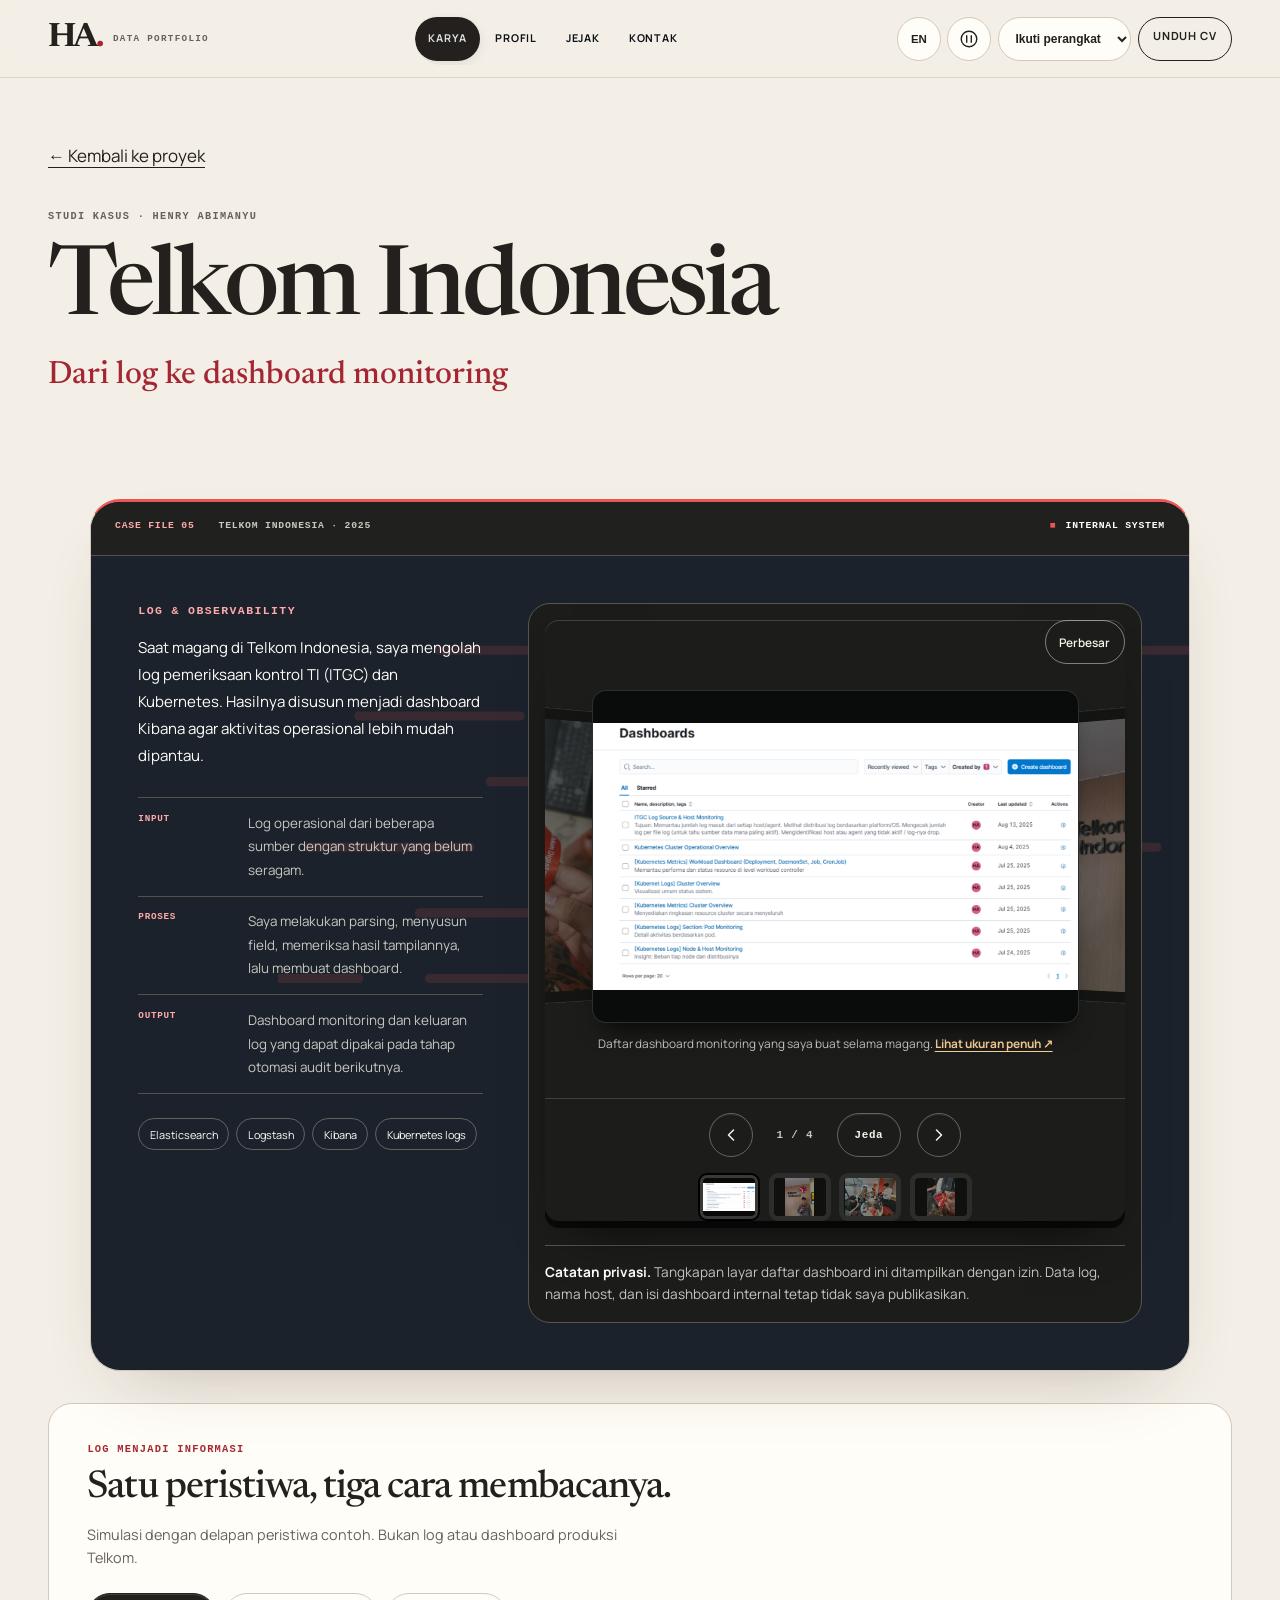
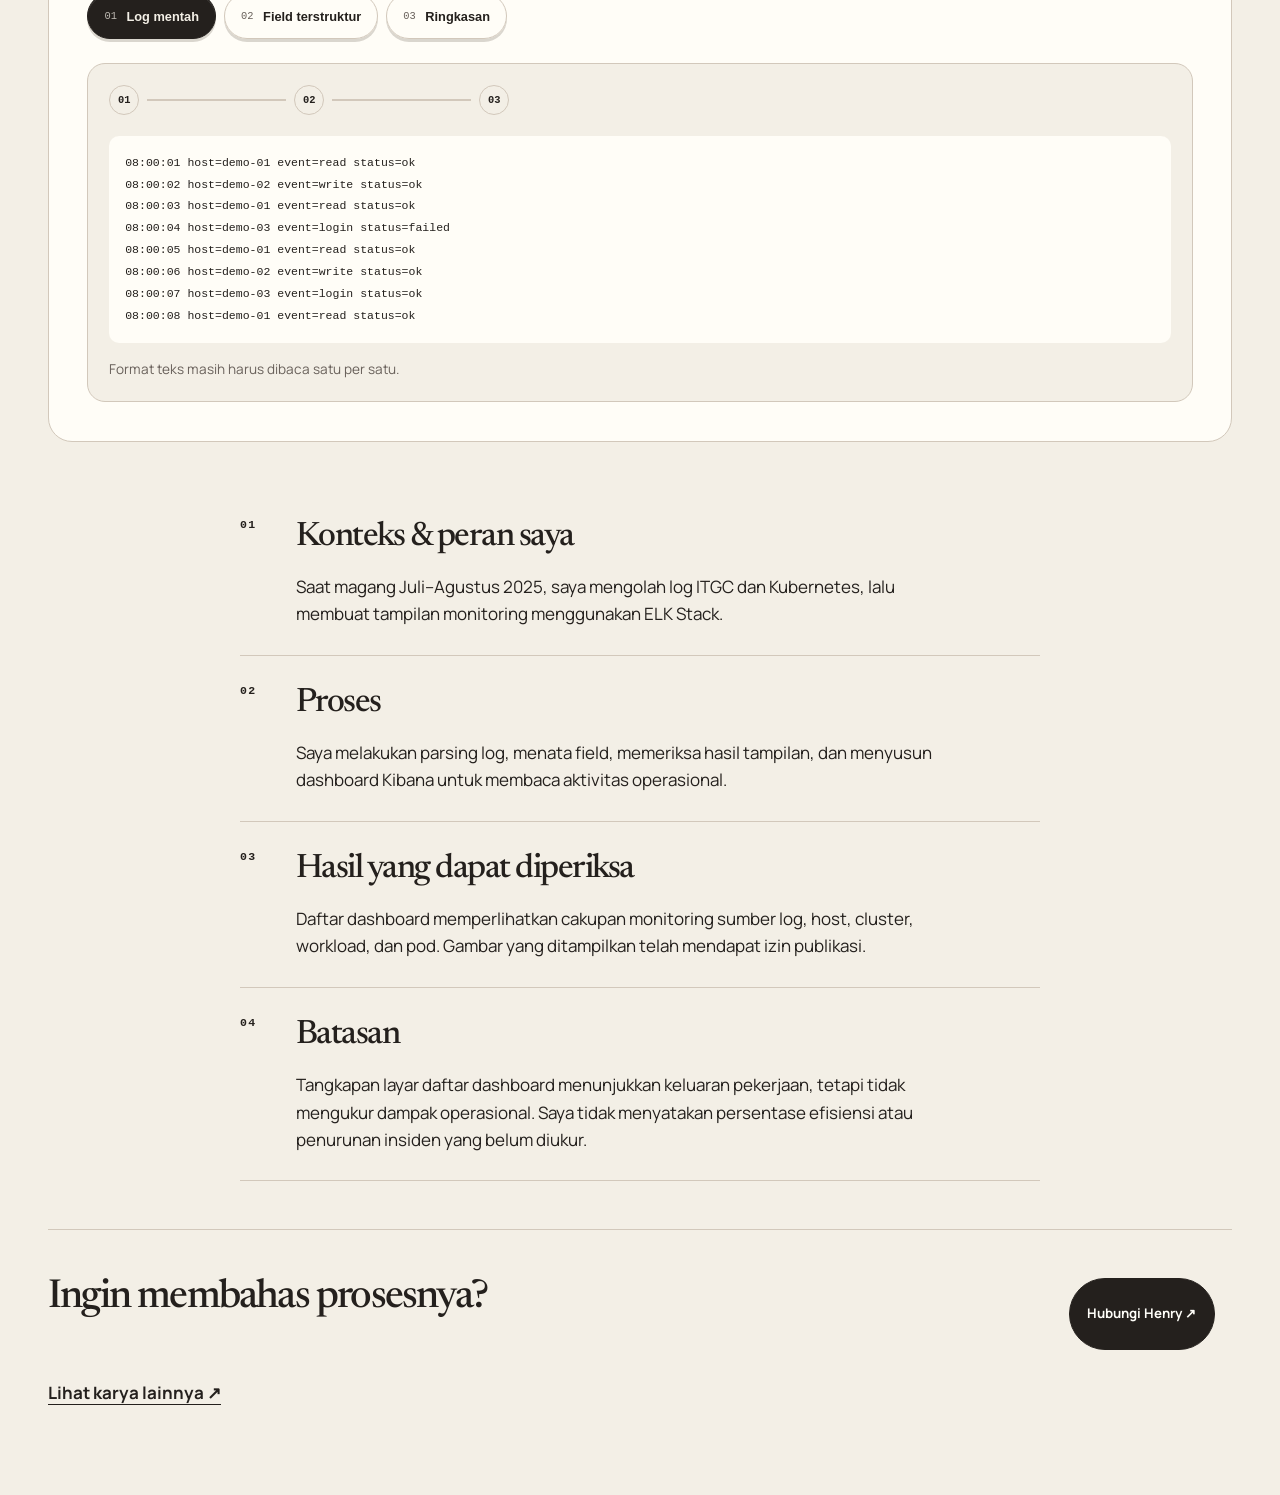
<file: projects/telkom.html>
<!DOCTYPE html>

<html lang="id">
<head>
<meta charset="utf-8"/>
<meta content="width=device-width, initial-scale=1, viewport-fit=cover" name="viewport"/>
<meta content="Portofolio Henry Abimanyu Dewandani, Junior Data Analyst dengan fokus pada operational analytics, dashboard, observability, dan evaluasi model." name="description"/>
<meta content="#f3f0e7" name="theme-color"/>
<meta content="light dark" name="color-scheme"/>
<meta content="yes" name="apple-mobile-web-app-capable"/>
<meta content="default" name="apple-mobile-web-app-status-bar-style"/>
<meta content="Henry Portfolio" name="apple-mobile-web-app-title"/>
<title>Telkom Indonesia | Henry Abimanyu</title>
<link href="../assets/favicon.svg" rel="icon" type="image/svg+xml"/>
<link href="../site.webmanifest" rel="manifest"/>
<script>try { const t = localStorage.getItem('portfolio-theme') || 'auto'; document.documentElement.dataset.theme = t === 'auto' ? (matchMedia('(prefers-color-scheme: dark)').matches ? 'dark' : 'light') : t; } catch { document.documentElement.dataset.theme = matchMedia('(prefers-color-scheme: dark)').matches ? 'dark' : 'light'; }</script>
<link href="../styles.css?v=20261116m2" rel="stylesheet"/>
<link href="https://codebims.github.io/projects/telkom.html" rel="canonical"/><meta content="website" property="og:type"/><meta content="https://codebims.github.io/projects/telkom.html" property="og:url"/><meta content="Telkom Indonesia | Henry Abimanyu" property="og:title"/><meta content="Dari log ke dashboard monitoring" property="og:description"/><meta content="https://codebims.github.io/assets/social-preview.jpg" property="og:image"/><meta content="summary_large_image" name="twitter:card"/><link href="../refinements.css?v=20261116m2" rel="stylesheet"/>
<link href="../motion.css?v=20261116m2" rel="stylesheet"/><link rel="preload" href="../assets/fonts/manrope-latin.woff2" as="font" type="font/woff2" crossorigin=""/><link rel="preload" href="../assets/fonts/newsreader-latin.woff2" as="font" type="font/woff2" crossorigin=""/><link rel="stylesheet" href="../immersive.css?v=20261116x1"/></head>
<body class="detail-page">
<a class="skip-link" href="#konten"><span data-en="Skip to content" data-i18n="a9aeacef3a">Lewati ke konten</span></a><header class="site-header">
<a aria-label="Kembali ke atas" class="brand" data-en-aria-label="Back to top" href="../index.html#atas">
<strong>HA<span>.</span></strong>
<small><span data-en="Data portfolio" data-i18n="f9f647db12">Data portfolio</span></small>
</a>
<nav aria-label="Navigasi bagian" class="section-nav" data-en-aria-label="Section navigation"><a href="../index.html#karya"><span data-en="Work" data-i18n="e366fe4759">Karya</span></a><a href="../index.html#profil"><span data-en="About" data-i18n="669fe25a32">Profil</span></a><a href="../index.html#pengalaman"><span data-en="Background" data-i18n="8f5f827ad1">Jejak</span></a><a href="../index.html#kontak"><span data-en="Contact" data-i18n="73ea820029">Kontak</span></a></nav>
<div class="header-tools">
<button aria-label="Switch to English" class="utility-control" id="language-toggle" title="Switch to English" type="button">EN</button><label class="utility-control effects-picker"><svg viewBox="0 0 24 24" fill="none" aria-hidden="true"><circle cx="12" cy="12" r="8.5"/><path class="effect-pause" d="M9.5 8.5v7m5-7v7"/><path class="effect-play" d="m10 8 6 4-6 4Z"/></svg><select data-effects-select="" aria-label="Animasi"><option value="auto" data-i18n="effects-auto" data-en="Follow device">Ikuti perangkat</option><option value="full" data-i18n="effects-full" data-en="Full effects">Efek penuh</option><option value="paused" data-i18n="effects-paused" data-en="Pause effects">Jeda efek</option></select></label>
<label class="theme-picker"><span class="sr-only"><span data-en="Color theme" data-i18n="483721440e">Tema tampilan</span></span><select id="theme-select"><option data-en="Device theme" data-i18n="theme-auto" value="auto">Ikuti perangkat</option><option data-en="Light" data-i18n="theme-light" value="light">Terang</option><option data-en="Dark" data-i18n="theme-dark" value="dark">Gelap</option></select></label>
<a class="header-cta" download="" href="../assets/CV-Henry-Abimanyu.pdf?v=20261103v7"><span data-en="Download CV" data-i18n="f8945f24ef">Unduh CV</span></a>
</div>
<div aria-hidden="true" class="scroll-progress"></div>
</header><main class="detail-main" id="konten"><section class="detail-intro"><a class="back-link" href="../index.html#telkom"><span data-en="← Back to projects" data-i18n="2ea3cccb91">← Kembali ke proyek</span></a><p class="eyebrow"><span data-en="Case study · Henry Abimanyu" data-i18n="7141b2a77b">Studi kasus · Henry Abimanyu</span></p><h1 style="view-transition-name:title-telkom">Telkom Indonesia</h1><p class="detail-subtitle"><span data-en="From logs to monitoring dashboards" data-i18n="dfc7b6716c">Dari log ke dashboard monitoring</span></p></section><article class="case-study case-confidential detail-evidence" id="telkom">
<header class="case-header">
<div><span class="case-index">Case file 05</span><span class="case-year">Telkom Indonesia · 2025</span></div>
<p class="case-status">Internal system</p>
</header>
<div class="case-body">
<div class="case-copy">
<p class="case-kicker"><span data-en="Logs &amp; observability" data-i18n="c153c17e02">Log &amp; observability</span></p>
<h3><span data-en="Operational monitoring with ELK Stack" data-i18n="44e9719fcd">Monitoring operasional berbasis ELK Stack</span></h3>
<p class="case-summary"><span data-en="During my Telkom Indonesia internship, I processed IT control (ITGC) and Kubernetes logs. I organized the results in Kibana dashboards to make operational activity easier to monitor." data-i18n="c55eabd143">Saat magang di Telkom Indonesia, saya mengolah log pemeriksaan kontrol TI (ITGC) dan Kubernetes. Hasilnya disusun menjadi dashboard Kibana agar aktivitas operasional lebih mudah dipantau.</span></p>
<dl class="case-facts">
<div><dt>Input</dt><dd><span data-en="Operational logs from several sources with inconsistent structures." data-i18n="8681204b5d">Log operasional dari beberapa sumber dengan struktur yang belum seragam.</span></dd></div>
<div><dt><span data-en="Process" data-i18n="2023525f33">Proses</span></dt><dd><span data-en="I parsed the logs, organized the fields, checked the resulting views, and then built the dashboard." data-i18n="3f486504ba">Saya melakukan parsing, menyusun field, memeriksa hasil tampilannya, lalu membuat dashboard.</span></dd></div>
<div><dt>Output</dt><dd><span data-en="Monitoring dashboards and log output that could be used in the next audit automation stage." data-i18n="a5da38e8de">Dashboard monitoring dan keluaran log yang dapat dipakai pada tahap otomasi audit berikutnya.</span></dd></div>
</dl>
<ul aria-label="Teknologi magang" class="tags" data-en-aria-label="Project tools">
<li>Elasticsearch</li><li>Logstash</li><li>Kibana</li><li>Kubernetes logs</li>
</ul>
</div>
<div class="confidential-panel">
<div aria-label="Dokumentasi magang Telkom Indonesia" aria-roledescription="carousel" class="project-gallery project-gallery-photos" data-en-aria-label="Telkom Indonesia internship gallery" data-gallery="" role="region" tabindex="0">
<figure aria-label="1 dari 4" aria-roledescription="slide" data-gallery-slide="" role="group"><img alt="Daftar dashboard monitoring ITGC dan Kubernetes yang dibuat saat magang di Telkom Indonesia" data-en-alt="List of ITGC and Kubernetes monitoring dashboards built during the Telkom Indonesia internship" decoding="async" height="709" loading="lazy" src="../assets/telkom-dashboards.png" style="view-transition-name:cover-telkom" width="1286"/><figcaption><span data-en="Monitoring dashboards I built during my internship." data-i18n="0f00ec9cce">Daftar dashboard monitoring yang saya buat selama magang. </span><a href="../assets/telkom-dashboards.png" rel="noreferrer" target="_blank"><span data-en="View full size ↗" data-i18n="58f14e5460">Lihat ukuran penuh ↗</span></a></figcaption></figure>
<figure aria-label="2 dari 4" aria-roledescription="slide" data-gallery-slide="" hidden="" role="group"><img alt="Henry berfoto di depan identitas Telkom Indonesia" data-en-alt="Henry at the Telkom Indonesia office" data-full-src="../assets/telkom-office.png" decoding="async" height="1280" loading="lazy" sizes="(max-width: 980px) 90vw, 650px" src="../assets/telkom-office-800.webp" srcset="../assets/telkom-office-400.webp 400w, ../assets/telkom-office-800.webp 800w, ../assets/telkom-office-1200.webp 960w" width="960"/><figcaption><span data-en="First day of my internship at Telkom Indonesia." data-i18n="abf785137c">Hari pertama magang di Telkom Indonesia.</span></figcaption></figure>
<figure aria-label="3 dari 4" aria-roledescription="slide" data-gallery-slide="" hidden="" role="group"><img alt="Suasana bersama peserta magang di Telkom Jatinegara" data-en-alt="Fellow interns working at Telkom Jatinegara" data-full-src="../assets/telkom-team.png" decoding="async" height="960" loading="lazy" sizes="(max-width: 980px) 90vw, 650px" src="../assets/telkom-team-800.webp" srcset="../assets/telkom-team-400.webp 400w, ../assets/telkom-team-800.webp 800w, ../assets/telkom-team-1200.webp 1200w" width="1280"/><figcaption><span data-en="Working with fellow interns at Telkom Jatinegara." data-i18n="2c105fa617">Suasana kerja bersama peserta magang di Telkom Jatinegara.</span></figcaption></figure>
<figure aria-label="4 dari 4" aria-roledescription="slide" data-gallery-slide="" hidden="" role="group"><img alt="Kartu identitas dan lanyard Digistar Internship Telkom Indonesia" data-en-alt="Telkom Indonesia Digistar internship badge and lanyard" data-full-src="../assets/telkom-badge.png" decoding="async" height="1280" loading="lazy" sizes="(max-width: 980px) 90vw, 650px" src="../assets/telkom-badge-800.webp" srcset="../assets/telkom-badge-400.webp 400w, ../assets/telkom-badge-800.webp 800w, ../assets/telkom-badge-1200.webp 960w" width="960"/><figcaption><span data-en="Digistar Internship participant badge." data-i18n="7ef30ccf99">Identitas peserta Digistar Internship.</span></figcaption></figure>
<div class="gallery-controls"><button aria-label="Foto sebelumnya" data-gallery-prev="" type="button"><svg aria-hidden="true" viewBox="0 0 24 24"><path d="m15 18-6-6 6-6"></path></svg></button><p aria-live="polite"><span data-gallery-current="">1</span><span aria-hidden="true"> / </span><span data-gallery-total="">4</span></p><button class="gallery-autoplay" data-gallery-toggle="" type="button">Jeda</button><button aria-label="Foto berikutnya" data-gallery-next="" type="button"><svg aria-hidden="true" viewBox="0 0 24 24"><path d="m9 18 6-6-6-6"></path></svg></button></div>
</div>
<p><strong><span data-en="Privacy note." data-i18n="abfe0074d8">Catatan privasi.</span></strong><span data-en="This dashboard list screenshot is shown with permission. I do not publish internal log data, host names, or dashboard contents." data-i18n="7f1aaf971c"> Tangkapan layar daftar dashboard ini ditampilkan dengan izin. Data log, nama host, dan isi dashboard internal tetap tidak saya publikasikan.</span></p>
</div>
</div>
</article><section aria-label="Ilustrasi alur log" class="case-lab log-lab" data-en-aria-label="Log workflow illustration" data-story="logs"><div class="lab-heading"><p class="micro-label"><span data-en="Logs become information" data-i18n="ee8b40bc8a">Log menjadi informasi</span></p><h3><span data-en="One event, three ways to read it." data-i18n="7fa13db5d8">Satu peristiwa, tiga cara membacanya.</span></h3><p><span data-en="Simulation using eight sample events. Not Telkom production logs or dashboards." data-i18n="34a2118d22">Simulasi dengan delapan peristiwa contoh. Bukan log atau dashboard produksi Telkom.</span></p></div><div aria-label="Tahap pengolahan log" class="story-steps" data-en-aria-label="Log processing steps"><button aria-pressed="true" data-story-step="0" type="button"><small>01</small><span data-en="Raw logs" data-i18n="8e654df45e">Log mentah</span></button><button aria-pressed="false" data-story-step="1" type="button"><small>02</small><span data-en="Structured fields" data-i18n="7c68799f7d">Field terstruktur</span></button><button aria-pressed="false" data-story-step="2" type="button"><small>03</small><span data-en="Summary" data-i18n="d28feba121">Ringkasan</span></button></div><div class="log-workbench"><div aria-hidden="true" class="log-trace"><span>01</span><i></i><span>02</span><i></i><span>03</span></div><div data-story-panel="0"><pre class="raw-logs">08:00:01 host=demo-01 event=read status=ok
08:00:02 host=demo-02 event=write status=ok
08:00:03 host=demo-01 event=read status=ok
08:00:04 host=demo-03 event=login status=failed
08:00:05 host=demo-01 event=read status=ok
08:00:06 host=demo-02 event=write status=ok
08:00:07 host=demo-03 event=login status=ok
08:00:08 host=demo-01 event=read status=ok</pre><p><span data-en="The text format still has to be read event by event." data-i18n="16b377ac27">Format teks masih harus dibaca satu per satu.</span></p></div><div data-story-panel="1" hidden=""><div class="field-grid"><div><small>timestamp</small><strong>08:00:01</strong></div><div><small>host</small><strong>demo-01</strong></div><div><small>event</small><strong>read</strong></div><div><small>status</small><strong>ok</strong></div></div><p><span data-en="The first event is split into fields so it can be searched and grouped." data-i18n="dc38163d2d">Peristiwa pertama dipisahkan menjadi field agar dapat dicari dan dikelompokkan.</span></p></div><div data-story-panel="2" hidden=""><div class="log-summary"><div><strong>8</strong><small><span data-en="Sample events" data-i18n="476a5448ba">Peristiwa contoh</span></small></div><div class="log-bars"><p><span>read</span><i style="--bar:100.0%"></i><b>4</b></p><p><span>write</span><i style="--bar:50.0%"></i><b>2</b></p><p><span>login</span><i style="--bar:50.0%"></i><b>2</b></p></div></div><p><span data-en="The eight sample events are grouped by event: 4 read, 2 write, and 2 login." data-i18n="c103813aa4">Delapan peristiwa contoh dikelompokkan menurut event: 4 read, 2 write, dan 2 login.</span></p></div></div></section><section aria-label="Proses studi kasus" class="case-narrative" data-en-aria-label="Case study process"><article><span class="micro-label">01</span><div><h2><span data-en="Context &amp; my role" data-i18n="125771193d">Konteks &amp; peran saya</span></h2><p><span data-en="During my July–August 2025 internship, I worked with ITGC and Kubernetes logs and built monitoring views with the ELK Stack." data-i18n="4f88c9e863">Saat magang Juli–Agustus 2025, saya mengolah log ITGC dan Kubernetes, lalu membuat tampilan monitoring menggunakan ELK Stack.</span></p></div></article><article><span class="micro-label">02</span><div><h2><span data-en="Process" data-i18n="2023525f33">Proses</span></h2><p><span data-en="I parsed logs, organized fields, checked the resulting views, and built Kibana dashboards for operational monitoring." data-i18n="61e2beb2a7">Saya melakukan parsing log, menata field, memeriksa hasil tampilan, dan menyusun dashboard Kibana untuk membaca aktivitas operasional.</span></p></div></article><article><span class="micro-label">03</span><div><h2><span data-en="Evidence to examine" data-i18n="586f3a42ff">Hasil yang dapat diperiksa</span></h2><p><span data-en="The dashboard list shows monitoring across log sources, hosts, clusters, workloads, and pods. Publication permission was obtained for the image shown." data-i18n="29fb3bcabe">Daftar dashboard memperlihatkan cakupan monitoring sumber log, host, cluster, workload, dan pod. Gambar yang ditampilkan telah mendapat izin publikasi.</span></p></div></article><article><span class="micro-label">04</span><div><h2><span data-en="Limitations" data-i18n="42e460c94e">Batasan</span></h2><p><span data-en="The dashboard list documents the work delivered, but does not measure operational impact. No unmeasured efficiency or incident-reduction percentage is claimed." data-i18n="c63b65edc1">Tangkapan layar daftar dashboard menunjukkan keluaran pekerjaan, tetapi tidak mengukur dampak operasional. Saya tidak menyatakan persentase efisiensi atau penurunan insiden yang belum diukur.</span></p></div></article></section><section class="detail-next"><h2><span data-en="Want to discuss the process?" data-i18n="6f3fbe0f9d">Ingin membahas prosesnya?</span></h2><a class="button" href="mailto:abimkaizen@gmail.com"><span data-en="Contact Henry ↗" data-i18n="c12e56bfae">Hubungi Henry ↗</span></a><a class="case-link" href="../index.html#karya"><span data-en="See more work ↗" data-i18n="859b69c898">Lihat karya lainnya ↗</span></a></section></main>
<svg aria-hidden="true" class="icon-library" focusable="false" xmlns="http://www.w3.org/2000/svg">
<symbol id="icon-gmail" viewBox="0 0 24 24"><path d="M3 6.5 12 13l9-6.5v11.8a1.7 1.7 0 0 1-1.7 1.7H4.7A1.7 1.7 0 0 1 3 18.3Z" fill="none" stroke="#4285f4" stroke-width="2.2"></path><path d="M3 6.5 12 13l9-6.5" fill="none" stroke="#ea4335" stroke-linecap="round" stroke-linejoin="round" stroke-width="2.2"></path><path d="M3 8v10.3A1.7 1.7 0 0 0 4.7 20H6V9" fill="none" stroke="#34a853" stroke-width="2.2"></path><path d="M18 9v11h1.3a1.7 1.7 0 0 0 1.7-1.7V8" fill="none" stroke="#fbbc04" stroke-width="2.2"></path></symbol>
<symbol id="icon-linkedin" viewBox="0 0 24 24"><path d="M5.2 8.6H2.4V21h2.8zM3.8 2.5a1.65 1.65 0 1 0 0 3.3 1.65 1.65 0 0 0 0-3.3ZM21.6 13.9c0-3.75-2-5.5-4.7-5.5a4.05 4.05 0 0 0-3.65 2V8.6h-2.8V21h2.8v-6.15c0-1.62.31-3.18 2.3-3.18 1.96 0 1.98 1.84 1.98 3.29V21h2.8z"></path></symbol>
<symbol id="icon-instagram" viewBox="0 0 24 24"><rect fill="none" height="18" rx="5" stroke="currentColor" stroke-width="2" width="18" x="3" y="3"></rect><circle cx="12" cy="12" fill="none" r="4.1" stroke="currentColor" stroke-width="2"></circle><circle cx="17.7" cy="6.5" r="1.15"></circle></symbol>
<symbol id="icon-github" viewBox="0 0 24 24"><path d="M12 .9a11.1 11.1 0 0 0-3.5 21.63c.56.1.76-.24.76-.54v-2.1c-3.1.68-3.76-1.32-3.76-1.32-.51-1.3-1.24-1.65-1.24-1.65-1.01-.69.08-.68.08-.68 1.12.08 1.71 1.15 1.71 1.15 1 1.7 2.62 1.21 3.26.92.1-.72.39-1.21.71-1.49-2.48-.28-5.09-1.24-5.09-5.53 0-1.22.44-2.22 1.15-3-.12-.28-.5-1.42.11-2.96 0 0 .94-.3 3.08 1.14a10.7 10.7 0 0 1 5.6 0c2.14-1.44 3.08-1.14 3.08-1.14.61 1.54.23 2.68.11 2.96.72.78 1.15 1.78 1.15 3 0 4.3-2.61 5.24-5.1 5.52.4.35.76 1.03.76 2.08v3.1c0 .3.2.65.77.54A11.1 11.1 0 0 0 12 .9Z"></path></symbol>
<symbol id="icon-whatsapp" viewBox="0 0 24 24"><path d="M20.5 3.5A11.8 11.8 0 0 0 2 17.7L.5 23.5l6-1.6A11.8 11.8 0 0 0 20.5 3.5ZM12 21a9.7 9.7 0 0 1-4.9-1.3l-.4-.2-3.6 1 1-3.5-.3-.5A9.8 9.8 0 1 1 12 21Zm5.4-7.3c-.3-.1-1.7-.8-2-.9-.3-.1-.5-.1-.7.2l-.9 1.1c-.2.2-.4.2-.7.1-.3-.2-1.2-.4-2.3-1.4-.9-.8-1.4-1.7-1.6-2-.2-.3 0-.5.1-.6l.5-.6.3-.5c.1-.2 0-.4 0-.5 0-.1-.7-1.6-.9-2.1-.2-.5-.5-.4-.7-.4h-.6c-.2 0-.5.1-.8.4-.3.3-1 1-1 2.4s1 2.8 1.1 3c.1.2 2 3.1 4.9 4.3.7.3 1.2.4 1.6.5.7.2 1.3.2 1.8.1.6-.1 1.7-.7 1.9-1.3.2-.6.2-1.2.2-1.3-.1-.1-.3-.2-.6-.4Z"></path></symbol>
<symbol id="icon-download" viewBox="0 0 24 24"><path d="M12 3v12m0 0 4.5-4.5M12 15l-4.5-4.5M4 17v3h16v-3" fill="none" stroke="currentColor" stroke-linecap="round" stroke-linejoin="round" stroke-width="1.8"></path></symbol>
</svg>
<dialog aria-labelledby="media-title" id="media-dialog"><div class="media-dialog-toolbar"><h2 id="media-title"><span data-en="A closer look" data-i18n="27f62893cc">Lihat lebih dekat</span></h2><button class="button button-quiet" data-close-media="" type="button">Tutup ×</button></div><div class="media-scroll"><img alt="" id="media-image"/></div><p id="media-caption"></p></dialog><script src="../effects-policy.js?v=20261116m2"></script><script src="../i18n.js?v=20261115m1"></script>
<script src="../motion-models.js?v=20261116x1"></script><script src="../app.js?v=20261116x1"></script>
<script src="../analytics-config.js?v=20261115r3"></script><script src="../analytics.js?v=20261115r3"></script><script src="../motion.js?v=20261116x1"></script><script src="../immersive.js?v=20261116x1"></script></body>
</html>
</file>
<file: styles.css>
:root {
  --paper: #f3f0e7;
  --surface: #fbfaf5;
  --ink: #151613;
  --muted: #66675f;
  --line: #c9c6ba;
  --red: #b82027;
  --red-dark: #8c1319;
  --green: #2c6f55;
  --white: #fffef9;
  --max: 1280px;
  --pad: clamp(1rem, 4vw, 3rem);
  --grid: rgba(21, 22, 19, .026);
  --header-bg: rgba(243, 240, 231, .94);
}
:root[data-theme="dark"] { --paper: #11151b; --surface: #1b222b; --ink: #e9e9e2; --muted: #aab1b8; --line: #47515a; --red: #f17d7b; --red-dark: #a72b36; --grid: rgba(255,255,255,.035); --header-bg: rgba(17,21,27,.94); color-scheme: dark; }
:root[data-theme="dark"] .portfolio-tabs button[aria-selected="true"], :root[data-theme="dark"] .case-switcher button[aria-pressed="true"] { background: #33414b; color: var(--white); }
:root[data-theme="dark"] nav a:hover { background: rgba(255,255,255,.08); }
:root[data-theme="dark"] nav a[aria-current="true"] { background: transparent; color: var(--white); }
:root[data-theme="dark"] .portfolio-tabs button:hover, :root[data-theme="dark"] .case-switcher button:hover { background: #303a43; }
:root[data-theme="dark"] .proof-strip { background: #242c35; }
:root[data-theme="dark"] .comment-field input, :root[data-theme="dark"] .comment-field textarea { background: #151a21; color: var(--ink); }
:root[data-theme="dark"] .case-header { background: #25303a; }
:root[data-theme="dark"] .comment-avatar { background: #303a43; color: var(--ink); }
:root[data-theme="dark"] .button:not(.button-light), :root[data-theme="dark"] .header-cta:hover, :root[data-theme="dark"] .utility-control:hover { background: #33414b; color: var(--white); }
:root[data-theme="dark"] .button-quiet { background: transparent !important; color: var(--ink) !important; }
:root[data-theme="dark"] .button-light { color: #151613; }
:root[data-theme="dark"] .comment-submit { color: var(--white); }
:root[data-theme="dark"] .availability { color: #8ed7b7; border-color: #557b69; }
:root[data-theme="dark"] .case-retail { --case-accent: #7bd0d7; }
:root[data-theme="dark"] .case-happiness { --case-accent: #a9c7ff; }

* { box-sizing: border-box; }
html { scroll-behavior: smooth; scroll-padding-top: 96px; }
body {
  margin: 0;
  background:
    linear-gradient(var(--grid) 1px, transparent 1px),
    linear-gradient(90deg, var(--grid) 1px, transparent 1px),
    var(--paper);
  background-size: 48px 48px;
  color: var(--ink);
  font-family: Arial, Helvetica, sans-serif;
  font-size: 17px;
  line-height: 1.6;
  text-rendering: optimizeLegibility;
  -webkit-text-size-adjust: 100%;
  padding-bottom: 0;
}
a { color: inherit; }
img { display: block; max-width: 100%; height: auto; }
button, a { -webkit-tap-highlight-color: transparent; touch-action: manipulation; }
::selection { background: var(--red); color: var(--white); }

.skip-link {
  position: fixed;
  left: 1rem;
  top: -5rem;
  z-index: 50;
  padding: .7rem 1rem;
  background: var(--ink);
  color: var(--white);
}
.skip-link:focus { top: 1rem; }
.icon-library { position: absolute; width: 0; height: 0; overflow: hidden; }

.site-header {
  position: sticky;
  top: 0;
  z-index: 20;
  min-height: 78px;
  padding-inline: max(var(--pad), calc((100vw - var(--max)) / 2));
  display: grid;
  grid-template-columns: auto minmax(0, 1fr) auto;
  align-items: center;
  gap: 2rem;
  border-bottom: 0;
  background: var(--header-bg);
  backdrop-filter: blur(12px);
}
.header-tools { display: flex; align-items: center; justify-self: end; gap: .4rem; }
.utility-control { min-width: 44px; min-height: 44px; padding: .4rem .65rem; border: 1px solid var(--line); border-radius: 999px; background: var(--surface); color: var(--ink); font: 700 .72rem Arial, sans-serif; cursor: pointer; transition: background .2s ease, transform .2s ease; }
.utility-control:hover, .utility-control:focus-visible { background: var(--ink); color: var(--white); }
.utility-control:focus-visible { outline: 2px solid var(--red); outline-offset: 3px; }
.brand {
  width: max-content;
  display: flex;
  align-items: center;
  gap: .75rem;
  text-decoration: none;
}
.brand strong {
  font: 700 1.45rem/1 Georgia, serif;
}
.brand strong span { color: var(--red); }
.brand small {
  color: var(--muted);
  font: 700 .63rem/1 ui-monospace, SFMono-Regular, Consolas, monospace;
  letter-spacing: .12em;
  text-transform: uppercase;
}
nav.section-nav {
  position: relative;
  z-index: 1;
  justify-self: center;
  width: max-content;
  max-width: 100%;
  display: flex;
  gap: .15rem;
  padding: .25rem 0;
  overflow-x: auto;
  overscroll-behavior-inline: contain;
  scrollbar-width: none;
  --indicator-x: 0;
  --indicator-width: 4.5rem;
}
nav.section-nav::before {
  content: '';
  position: absolute;
  z-index: 0;
  top: .25rem;
  left: 0;
  width: var(--indicator-width);
  height: calc(100% - .5rem);
  border-radius: 999px;
  background: var(--ink);
  transform: translateX(var(--indicator-x));
  transition: width .42s cubic-bezier(.22, 1, .36, 1), transform .42s cubic-bezier(.22, 1, .36, 1);
}
nav.section-nav::-webkit-scrollbar { display: none; }
nav a {
  position: relative;
  z-index: 1;
  padding: .65rem .82rem;
  flex: 0 0 auto;
  min-height: 44px;
  display: flex;
  align-items: center;
  font-size: .71rem;
  font-weight: 700;
  text-decoration: none;
  text-transform: uppercase;
  letter-spacing: .1em;
  border-radius: 999px;
  transition: background .32s cubic-bezier(.22, 1, .36, 1), color .32s ease, transform .32s cubic-bezier(.22, 1, .36, 1);
}
nav a:hover, nav a:focus-visible { background: color-mix(in srgb, var(--ink) 9%, transparent); }
nav a[aria-current="true"] { background: transparent; color: var(--white); }
nav a::after {
  content: '';
  position: absolute;
  right: 0;
  bottom: 1.2rem;
  left: 0;
  height: 2px;
  background: var(--red);
  transform: scaleX(0);
  transform-origin: left;
  transition: transform .2s ease;
}
nav a:hover::after, nav a:focus-visible::after, nav a[aria-current="true"]::after { transform: scaleX(0); }
.header-cta {
  justify-self: end;
  padding: .62rem .88rem;
  border: 1px solid var(--ink);
  font-size: .7rem;
  font-weight: 700;
  letter-spacing: .08em;
  text-decoration: none;
  text-transform: uppercase;
  border-radius: 999px;
  transition: background .22s ease, color .22s ease, transform .22s ease;
}
.header-cta:hover, .header-cta:focus-visible { background: var(--ink); color: var(--white); }
.header-cta, .button, .case-link, .contact-list a { min-height: 44px; }
.case-link { display: inline-flex; align-items: center; }
.scroll-progress {
  position: absolute;
  right: 0;
  bottom: -1px;
  left: 0;
  height: 2px;
  background: var(--red);
  transform: scaleX(0);
  transform-origin: left;
  will-change: transform;
}

main > section:not(.contact), footer {
  width: min(calc(100% - (2 * var(--pad))), var(--max));
  margin-inline: auto;
}
main > section[id] { scroll-margin-top: 96px; }
.hero {
  padding: clamp(7rem, 9vw, 9rem) 0 0;
  display: grid;
  grid-template-columns: minmax(0, 1.25fr) minmax(300px, .56fr);
  gap: clamp(3rem, 8vw, 7rem);
  align-items: center;
  position: relative;
}
.hero::before {
  content: 'H / A';
  position: absolute;
  top: 1rem;
  right: 0;
  color: rgba(184, 32, 39, .08);
  font: 400 clamp(7rem, 20vw, 19rem)/1 Georgia, serif;
  letter-spacing: -.12em;
  pointer-events: none;
}
main section[id], .case-study[id] { scroll-margin-top: 96px; }
.hero-copy { align-self: center; }
.availability {
  width: max-content;
  margin: 0 0 2rem;
  padding: .37rem .65rem;
  display: flex;
  align-items: center;
  gap: .5rem;
  border: 1px solid #a8b8ad;
  color: var(--green);
  font: 700 .66rem/1.2 ui-monospace, SFMono-Regular, Consolas, monospace;
  letter-spacing: .08em;
  text-transform: uppercase;
}
.availability span {
  width: .5rem;
  height: .5rem;
  border-radius: 50%;
  background: var(--green);
  box-shadow: 0 0 0 4px rgba(44, 111, 85, .12);
}
.eyebrow, .section-label, .case-kicker, .micro-label, .timeline-type {
  font: 700 .72rem/1.4 ui-monospace, SFMono-Regular, Consolas, monospace;
  letter-spacing: .12em;
  text-transform: uppercase;
}
.eyebrow { margin: 0 0 1.4rem; color: var(--red); }
h1, h2, h3, p { margin-top: 0; }
h1 {
  max-width: 950px;
  margin-bottom: 2rem;
  font: 400 clamp(4.1rem, 7.8vw, 7.7rem)/.88 Georgia, 'Times New Roman', serif;
  letter-spacing: -.06em;
}
h1 em { color: var(--red); font-weight: 400; }
.lede { max-width: 730px; font-size: clamp(1.15rem, 2vw, 1.55rem); line-height: 1.5; }
.hero-actions { margin-top: 2.3rem; display: flex; gap: .8rem; flex-wrap: wrap; }
.button {
  display: inline-flex;
  align-items: center;
  gap: .75rem;
  padding: .85rem 1.1rem;
  border: 1px solid var(--ink);
  background: var(--ink);
  color: var(--white);
  font-size: .83rem;
  font-weight: 700;
  text-decoration: none;
  border-radius: 999px;
  transition: background .22s ease, color .22s ease, border-color .22s ease, transform .22s ease;
}
.button:hover, .button:focus-visible { border-color: var(--red); background: var(--red); }
.button-quiet { background: transparent; color: var(--ink); }
.button-quiet:hover, .button-quiet:focus-visible { color: var(--white); }
.button-light { border-color: var(--white); background: var(--white); color: var(--ink); }
.button-light:hover, .button-light:focus-visible { border-color: #ffd3d3; background: #ffd3d3; color: var(--ink); }

.hero-profile { position: relative; align-self: center; }
.portrait {
  margin: 0 2rem 4.5rem 0;
  position: relative;
  background: var(--red);
}
.portrait::before {
  content: '';
  position: absolute;
  inset: 1.15rem -1.15rem -1.15rem 1.15rem;
  border: 1px solid var(--ink);
  z-index: -1;
}
.portrait img {
  width: 100%;
  aspect-ratio: 4 / 5;
  object-fit: cover;
  object-position: 50% 22%;
  filter: saturate(.88) contrast(1.02);
}
.profile-note {
  position: absolute;
  right: 0;
  bottom: 0;
  width: min(92%, 315px);
  padding: 1.15rem 1.25rem;
  border: 1px solid var(--ink);
  background: var(--surface);
}
.profile-note .micro-label { margin-bottom: .65rem; color: var(--red); }
.profile-note ul { margin: 0; padding: 0; list-style: none; }
.profile-note li { padding: .24rem 0; font-size: .86rem; }
.profile-note li::before { content: '•'; margin-right: .55rem; color: var(--red); }
.proof-strip {
  grid-column: 1 / -1;
  margin: clamp(4rem, 8vw, 7rem) 0 0;
  display: grid;
  grid-template-columns: repeat(4, 1fr);
  border-top: 1px solid var(--ink);
  border-bottom: 1px solid var(--line);
}
.proof-strip div { padding: 1.2rem 1.5rem 1.3rem 0; }
.proof-strip { background: var(--ink); color: var(--white); padding-inline: 1.5rem; }
.proof-strip div + div { padding-left: 1.5rem; border-left: 1px solid var(--line); }
.proof-strip dt { font: 400 2rem/1 Georgia, serif; color: #f1a8a8; }
.proof-strip dd { margin: .4rem 0 0; color: #dedbd2; font-size: .76rem; text-transform: uppercase; letter-spacing: .06em; }

.project-index {
  padding: clamp(4rem, 7vw, 6rem) 0;
  display: grid;
  grid-template-columns: minmax(240px, .8fr) minmax(0, 1.2fr);
  gap: clamp(2rem, 8vw, 7rem);
  border-bottom: 1px solid var(--ink);
}
.project-index h2 { margin: 1rem 0; font-size: clamp(2.5rem, 4vw, 4rem); }
.project-index-heading > p:last-child { max-width: 470px; color: var(--muted); font-size: .95rem; }
.project-index-list { border-top: 1px solid var(--ink); }
.project-index-list a {
  min-height: 112px;
  padding: 1rem 2.5rem 1rem .7rem;
  position: relative;
  display: grid;
  grid-template-columns: minmax(120px, .55fr) minmax(150px, 1fr);
  gap: .2rem 1rem;
  align-content: center;
  border-bottom: 1px solid var(--line);
  text-decoration: none;
  transition: background .2s ease, padding-left .2s ease;
}
.project-index-list a:hover, .project-index-list a:focus-visible { padding-left: 1.1rem; background: var(--surface); }
.project-index-list span { grid-row: span 2; color: var(--red); font: 700 .65rem/1.5 ui-monospace, SFMono-Regular, Consolas, monospace; text-transform: uppercase; letter-spacing: .07em; }
.project-index-list strong { font: 400 clamp(1.45rem, 2.2vw, 2rem)/1.1 Georgia, serif; }
.project-index-list small { color: var(--muted); font-size: .78rem; }
.project-index-list b { position: absolute; right: .8rem; top: 50%; transform: translateY(-50%); color: var(--red); font-size: 1.2rem; }

.positioning, .experience {
  padding: clamp(4rem, 7vw, 6rem) 0;
  display: grid;
  grid-template-columns: minmax(135px, .28fr) minmax(0, 1fr);
  gap: clamp(2rem, 8vw, 7rem);
}
.positioning {
  max-width: 1180px;
  margin-inline: auto;
  padding-block: clamp(3rem, 6vw, 5.5rem);
  grid-template-columns: minmax(270px, .7fr) minmax(0, 1.3fr);
  grid-template-areas: "label copy" "photo copy";
  grid-template-rows: auto 1fr;
  gap: 1rem clamp(3rem, 7vw, 6rem);
  align-items: start;
}
.positioning > .section-label { grid-area: label; text-align: left; }
.experience > .section-label { text-align: left; }
.positioning-photo-wrap { grid-area: photo; width: min(100%, 360px); }
.positioning-copy { grid-area: copy; max-width: 720px; padding-top: .15rem; text-align: left; }
.positioning-copy h2, .positioning-copy .intro-text { margin-inline: 0; }
.positioning-photo-wrap p { margin: .55rem 0 0; color: var(--muted); font-size: .72rem; }
.positioning-photo-wrap p span { color: var(--red); }
.about-photo { width: 100%; overflow: hidden; border: 1px solid var(--ink); background: #bbbcb7; }
.about-photo > img { width: 100%; display: block; aspect-ratio: 515 / 709; object-fit: cover; }
.section-label { margin: .45rem 0 0; color: var(--red); }
h2 {
  max-width: 1000px;
  margin-bottom: 2rem;
  font: 400 clamp(2.6rem, 5.5vw, 5.2rem)/.98 Georgia, 'Times New Roman', serif;
  letter-spacing: -.045em;
}
.intro-text { max-width: 680px; font-size: 1.16rem; }
.principles {
  margin-top: 2.25rem;
  display: grid;
  grid-template-columns: 1fr;
}
.principles article {
  padding: 1.05rem 0;
  display: grid;
  grid-template-columns: 36px minmax(125px, .42fr) minmax(0, 1fr);
  gap: 1rem;
  align-items: start;
  border-top: 1px solid var(--line);
}
.principles article:last-child { border-bottom: 1px solid var(--line); }
.principles article + article { padding-left: 0; border-left: 0; }
.principles span, .capability-grid article > p { color: var(--red); font: 700 .72rem/1 ui-monospace, SFMono-Regular, Consolas, monospace; }
.principles h3 { margin: 0; font: 400 1.4rem/1.15 Georgia, serif; }
.principles p { margin: 0; color: var(--muted); font-size: .88rem; }

.work { padding: clamp(5rem, 10vw, 9rem) 0; border-top: 1px solid var(--ink); }
.portfolio-hub { padding: clamp(3rem, 6vw, 5rem) 0; border-top: 1px solid var(--ink); }
.portfolio-hub .section-heading {
  max-width: 1180px;
  margin-bottom: 1.5rem;
  grid-template-columns: 170px minmax(0, 1fr);
  justify-items: start;
  gap: clamp(2rem, 6vw, 5rem);
  text-align: left;
}
.portfolio-hub .section-heading h2 { max-width: 820px; margin-bottom: 1rem; font-size: clamp(3rem, 5vw, 4.7rem); }
.portfolio-hub .section-heading > div > p { max-width: 680px; margin-inline: 0; }
.portfolio-tabs, .case-switcher { display: flex; flex-wrap: wrap; gap: .5rem; }
.portfolio-tabs, .case-switcher { justify-content: flex-start; }
.portfolio-tabs button, .case-switcher button { appearance: none; border: 0; background: transparent; color: var(--muted); cursor: pointer; font: inherit; text-align: left; }
.portfolio-tabs button { min-height: 44px; padding: .7rem 1.2rem; border: 1px solid var(--line); border-radius: 999px; background: var(--surface); color: var(--ink); font-size: .94rem; font-weight: 700; transition: background .22s ease, color .22s ease, border-color .22s ease, transform .22s ease; }
.portfolio-tabs button:hover, .portfolio-tabs button:focus-visible { border-color: var(--red); background: #f6e8e5; }
.portfolio-tabs button[aria-selected="true"] { border-color: var(--ink); background: var(--ink); color: var(--white); }
.portfolio-tabs button span { margin-left: .4rem; color: var(--red); font: 700 .65rem ui-monospace, monospace; }
.portfolio-tabs button[aria-selected="true"] span { color: #f2a9a9; }
.portfolio-panel { padding-top: 1rem; }
.portfolio-panel:not([hidden]), .case-study:not([hidden]) { animation: panel-enter .32s cubic-bezier(.22, 1, .36, 1) both; }
@keyframes panel-enter { from { opacity: .55; transform: translateY(10px); } to { opacity: 1; transform: none; } }
.case-switcher { margin-bottom: 1rem; border: 0; }
.case-switcher button { min-height: 44px; padding: .75rem 1rem; border: 1px solid var(--line); border-radius: 999px; background: var(--surface); color: var(--ink); font-size: .82rem; transition: background .22s ease, color .22s ease, border-color .22s ease, transform .22s ease; }
.case-switcher button:hover, .case-switcher button:focus-visible { border-color: var(--red); background: #f6e8e5; }
.case-switcher button[aria-pressed="true"] { background: var(--ink); color: var(--white); border-color: var(--ink); }
.case-switcher button[data-case="fittrack"][aria-pressed="true"] { box-shadow: inset 0 -3px 0 #d86b2e; }
.case-switcher button[data-case="pose"][aria-pressed="true"] { box-shadow: inset 0 -3px 0 #d94a55; }
.case-switcher button[data-case="online-retail"][aria-pressed="true"] { box-shadow: inset 0 -3px 0 #7bd0d7; }
.case-switcher button[data-case="jalanyuk"][aria-pressed="true"] { box-shadow: inset 0 -3px 0 #43b8ae; }
.case-switcher button[data-case="telkom"][aria-pressed="true"] { box-shadow: inset 0 -3px 0 #ed5656; }
.case-switcher span { margin-right: .6rem; color: var(--red); font: 700 .67rem ui-monospace, monospace; }
.case-switcher button[aria-pressed="true"] span { color: #f2a9a9; }
.portfolio-tabs button:focus-visible, .case-switcher button:focus-visible, .button:focus-visible, .header-cta:focus-visible, .comment-submit:focus-visible, nav a:focus-visible { outline: 2px solid var(--red); outline-offset: 3px; }
[hidden] { display: none !important; }
.section-heading {
  display: grid;
  grid-template-columns: minmax(0, 1fr);
  justify-items: center;
  gap: .85rem;
  max-width: 900px;
  margin-inline: auto;
  margin-bottom: 4rem;
  text-align: center;
}
.section-heading > div > p { max-width: 720px; margin-inline: auto; font-size: 1.08rem; }
.case-study {
  --case-accent: var(--red);
  margin-top: 1.4rem;
  border-top: 3px solid var(--case-accent);
  background: transparent;
}
.case-study + .case-study { margin-top: 2.5rem; }
.case-header {
  min-height: 54px;
  padding: .75rem 1rem;
  display: flex;
  justify-content: space-between;
  gap: 1rem;
  border-bottom: 1px solid var(--line);
  background: transparent;
  font: 700 .67rem/1.4 ui-monospace, SFMono-Regular, Consolas, monospace;
  letter-spacing: .08em;
  text-transform: uppercase;
}
.case-header > div { display: flex; gap: 1.5rem; }
.case-index { color: var(--case-accent); }
.case-pose .case-header, .case-jalanyuk .case-header { background: transparent; }
.case-year { color: var(--muted); }
.case-status { margin: 0; }
.case-status::before { content: '■'; margin-right: .55rem; color: var(--case-accent); }
.case-body {
  padding: clamp(2.25rem, 4vw, 3.5rem) clamp(1rem, 2vw, 2rem);
  display: grid;
  grid-template-columns: minmax(280px, .72fr) minmax(0, 1.28fr);
  gap: clamp(2rem, 5vw, 4.5rem);
  align-items: center;
}
.case-copy { width: 100%; max-width: 500px; text-align: left; }
.case-kicker { margin-bottom: .9rem; color: var(--case-accent); }
.case-copy h3 {
  margin-bottom: 1.4rem;
  font: 400 clamp(2.25rem, 4vw, 4rem)/.98 Georgia, serif;
  letter-spacing: -.035em;
}
.case-summary { max-width: 500px; margin-inline: 0; font-size: 1.02rem; }
.case-facts { width: 100%; margin: 1.75rem 0 0; border-top: 1px solid var(--line); text-align: left; }
.case-facts div {
  padding: .85rem 0;
  display: grid;
  grid-template-columns: 94px 1fr;
  gap: 1rem;
  border-bottom: 1px solid var(--line);
}
.case-facts dt { color: var(--case-accent); font: 700 .66rem/1.5 ui-monospace, SFMono-Regular, Consolas, monospace; letter-spacing: .08em; text-transform: uppercase; }
.case-facts dd { margin: 0; font-size: .88rem; line-height: 1.5; }
.tags { margin: 1.5rem 0; padding: 0; display: flex; justify-content: flex-start; gap: .45rem; flex-wrap: wrap; list-style: none; }
.tags li { padding: .3rem .62rem; border: 1px solid var(--line); font-size: .72rem; }
.case-link { font-weight: 700; text-underline-offset: .3rem; }
.case-link:hover, .case-link:focus-visible { color: var(--case-accent); }
.case-link { justify-content: flex-start; }

.case-fittrack { --case-accent: #d86b2e; }
.case-pose { --case-accent: #b31f2c; }
.case-retail { --case-accent: #21656e; }
.case-happiness { --case-accent: #244d9b; }
.case-jalanyuk { --case-accent: #248f86; }
.case-confidential { --case-accent: #ed5656; }
.case-switcher button[data-case="happiness"][aria-pressed="true"] { box-shadow: inset 0 -3px 0 #88aefa; }
.happiness-evidence {
  width: 100%;
  padding: clamp(1.5rem, 4vw, 3rem);
  display: grid;
  gap: 1.15rem;
  border: 1px solid #37516a;
  border-radius: 20px;
  background: #142434;
  color: #fffef9;
}
.happiness-evidence .micro-label { margin: 0; color: #a9c7ff; }
.happiness-evidence > p:not(.micro-label) { max-width: 32ch; margin: 0 0 .4rem; font: 400 clamp(1.4rem, 2.5vw, 2.2rem)/1.2 Georgia, serif; }
.happiness-evidence > div { padding: 1rem 0; display: grid; grid-template-columns: 2.5rem 1fr; gap: .2rem 1rem; border-top: 1px solid #456074; }
.happiness-evidence > div span { grid-row: span 2; color: #a9c7ff; font: 700 .76rem/1.5 ui-monospace, monospace; }
.happiness-evidence > div strong { font-size: 1rem; }
.happiness-evidence > div small { color: #c1cbd3; font-size: .8rem; }
.happiness-evidence .button, :root[data-theme="dark"] .happiness-evidence .button { width: fit-content; background: #fffef9; color: #151613; }
.happiness-evidence .case-link { width: fit-content; color: #b6d2ff; }
.happiness-evidence .button:hover, .happiness-evidence .button:focus-visible { background: #dce9ff; color: #151613; }
.case-fittrack .project-gallery { border-color: #9b552e; }
.case-jalanyuk .project-gallery { border-color: #2c716c; background: #0c1922; }
.case-pose .project-gallery, .case-retail .project-gallery { border-color: #c9c2b4; background: #f8f6ef; color: #151613; }
.case-pose .project-gallery img, .case-retail .project-gallery img { background: #f8f6ef; }
.case-pose .project-gallery figcaption, .case-pose .gallery-controls p, .case-retail .project-gallery figcaption, .case-retail .gallery-controls p { color: #55574f; }
.case-pose .gallery-controls, .case-retail .gallery-controls { border-color: #d8d2c6; }
.case-pose .gallery-controls button, .case-retail .gallery-controls button { border-color: #777970; color: #151613; }
.case-pose .gallery-controls button:hover, .case-pose .gallery-controls button:focus-visible, .case-retail .gallery-controls button:hover, .case-retail .gallery-controls button:focus-visible { border-color: #151613; background: #151613; color: #fff; }
.case-retail .project-gallery figcaption a { color: #21656e; font-weight: 700; text-underline-offset: .2rem; }
.case-confidential .project-gallery figcaption a { color: #f8d095; font-weight: 700; text-underline-offset: .2rem; }
.case-retail .project-gallery figcaption a:focus-visible { outline: 2px solid #21656e; outline-offset: 2px; }

.project-gallery {
  width: min(100%, 860px);
  margin-inline: auto;
  padding: .75rem;
  overflow: hidden;
  border: 1px solid #484a44;
  border-radius: 20px;
  background: #11130f;
  color: #f6f3ea;
  touch-action: pan-y;
}
.project-gallery:focus-visible { outline: 3px solid var(--red); outline-offset: 4px; }
.project-gallery figure { margin: 0; }
.project-gallery figure:not([hidden]) { animation: gallery-in .38s cubic-bezier(.22, 1, .36, 1); }
.project-gallery img, .project-gallery video {
  width: 100%;
  height: clamp(280px, 38vw, 470px);
  object-fit: contain;
  background: #090a08;
  border-radius: 14px;
}
.case-pose .project-gallery video { background: #11130f; }
.project-gallery figcaption {
  min-height: 2.7rem;
  padding: .75rem .35rem .4rem;
  color: #c8c8c0;
  font-size: .74rem;
  line-height: 1.45;
}
.gallery-controls {
  padding: .65rem .25rem 0;
  display: flex;
  align-items: center;
  justify-content: center;
  gap: 1rem;
  border-top: 1px solid #393b36;
}
.gallery-controls p {
  min-width: 3.25rem;
  margin: 0;
  color: #c8c8c0;
  font: 700 .68rem/1 ui-monospace, SFMono-Regular, Consolas, monospace;
  text-align: center;
  letter-spacing: .08em;
}
.gallery-controls button {
  width: 44px;
  height: 44px;
  padding: 0;
  display: grid;
  place-items: center;
  border: 1px solid #62645d;
  border-radius: 50%;
  background: transparent;
  color: #f6f3ea;
  cursor: pointer;
  transition: background-color .2s ease, color .2s ease, border-color .2s ease;
}
.gallery-controls button:hover, .gallery-controls button:focus-visible { border-color: #f6f3ea; background: #f6f3ea; color: #11130f; }
.gallery-controls button:focus-visible { outline: 3px solid var(--red); outline-offset: 2px; }
.gallery-controls .gallery-autoplay {
  width: auto;
  min-width: 4.6rem;
  padding: 0 .85rem;
  border-radius: 999px;
  font: 700 .68rem/1 ui-monospace, SFMono-Regular, Consolas, monospace;
  letter-spacing: .06em;
}
.gallery-controls svg { width: 20px; height: 20px; fill: none; stroke: currentColor; stroke-width: 1.8; stroke-linecap: round; stroke-linejoin: round; }
@keyframes gallery-in { from { opacity: 0; transform: translateX(18px); } to { opacity: 1; transform: none; } }
.result-callout {
  margin: 1.8rem 0;
  padding: 1rem 0;
  display: grid;
  grid-template-columns: auto 1fr;
  gap: 1rem;
  align-items: center;
  border-top: 1px solid var(--ink);
  border-bottom: 1px solid var(--ink);
}
.result-callout strong { color: var(--red); font: 400 2.6rem/1 Georgia, serif; }
.result-callout p { margin: 0; font-size: .84rem; line-height: 1.4; }
.case-confidential { background: #1b222b; color: var(--white); }
.case-confidential .case-header { border-color: #50524c; background: #20211e; }
.case-confidential .case-year, .case-confidential .case-facts dd { color: #c8c8c0; }
.case-confidential .case-facts { border-color: #50524c; }
.case-confidential .case-facts div { border-color: #50524c; }
.case-confidential .tags li { border-color: #60625b; }
.confidential-panel {
  width: min(100%, 900px);
  padding: 1rem;
  border: 1px solid #55574f;
  background: #1c1d1a;
  border-radius: 22px;
}
.confidential-panel .project-gallery { width: 100%; padding: 0; border: 0; border-radius: 14px; background: transparent; }
.project-gallery-photos img { object-fit: contain; }
.confidential-panel > p { margin: 1.5rem 0 0; padding-top: 1rem; border-top: 1px solid #55574f; color: #c8c8c0; font-size: .85rem; }
.confidential-panel > p strong { color: var(--white); }

.experience {
  max-width: 1180px;
  margin: clamp(2rem, 5vw, 4rem) auto 0;
  padding-block: clamp(3.5rem, 6vw, 5.5rem);
  grid-template-columns: 170px minmax(0, 1fr);
  gap: clamp(2rem, 6vw, 5rem);
  border-top: 1px solid var(--ink);
}
.section-intro { max-width: 820px; margin: 0; padding-top: 0; text-align: left; }
.section-intro h2 { margin-bottom: 1.25rem; font-size: clamp(3rem, 5vw, 4.7rem); }
.section-intro > p { max-width: 700px; margin-inline: 0; font-size: 1.08rem; }
.timeline { position: relative; width: min(100%, 940px); margin: 2.5rem auto 0; padding: .5rem 0; }
.timeline::before {
  content: '';
  position: absolute;
  top: 0;
  bottom: 0;
  left: 50%;
  width: 1px;
  background: var(--line);
}
.timeline article {
  position: relative;
  width: calc(50% - 2.25rem);
  padding: 1.35rem 0 2rem;
  border-top: 1px solid var(--ink);
  text-align: left;
}
.timeline article:nth-child(odd) { margin-right: auto; }
.timeline article:nth-child(even) { margin-left: auto; }
.timeline article::before {
  content: '';
  position: absolute;
  top: 1.15rem;
  width: .65rem;
  height: .65rem;
  border: 2px solid var(--paper);
  border-radius: 50%;
  background: var(--red);
}
.timeline article:nth-child(odd)::before { left: calc(100% + 1.925rem); }
.timeline article:nth-child(even)::before { right: calc(100% + 1.925rem); }
.timeline article > .time { margin-bottom: .65rem; }
.timeline article > div { min-width: 0; }
.timeline p { margin-bottom: 0; }
.time { color: var(--red); font: 700 .7rem/1.5 ui-monospace, SFMono-Regular, Consolas, monospace; text-transform: uppercase; }
.timeline-type { margin-bottom: .4rem !important; color: var(--muted); }
.timeline h3 { margin-bottom: .3rem; font: 400 1.5rem/1.2 Georgia, serif; }
.timeline ul { width: 100%; margin: .75rem 0 0; padding-left: 1.1rem; color: var(--muted); font-size: .9rem; }
.timeline-description { max-width: 650px; margin-top: .75rem; color: var(--muted); font-size: .92rem; }

.certificates { padding: clamp(5rem, 9vw, 8rem) 0; border-top: 1px solid var(--ink); }
.portfolio-panel .certificates, .portfolio-panel .capabilities { padding: 1rem 0 0; border: 0; }
.portfolio-panel .section-heading { margin-bottom: 2.5rem; }
.certificate-grid { max-width: 1120px; margin-inline: auto; display: grid; grid-template-columns: repeat(4, minmax(0, 1fr)); gap: 1rem; }
.certificate-card { display: flex; flex-direction: column; min-width: 0; border: 1px solid var(--line); border-radius: 14px; overflow: hidden; background: var(--surface); text-decoration: none; transition: border-color .2s ease, transform .2s ease; }
.certificate-card:hover, .certificate-card:focus-visible { border-color: var(--red); transform: translateY(-3px); }
.certificate-card img { width: 100%; aspect-ratio: 674 / 477; object-fit: contain; background: white; border-bottom: 1px solid var(--line); }
.certificate-card span { min-height: 150px; padding: 1rem; display: flex; flex-direction: column; align-items: flex-start; }
.certificate-card small { color: var(--red); font: 700 .64rem/1.5 ui-monospace, SFMono-Regular, Consolas, monospace; text-transform: uppercase; letter-spacing: .06em; }
.certificate-card strong { margin: .55rem 0 1rem; font: 400 1.15rem/1.2 Georgia, serif; }
.certificate-card em { margin-top: auto; font-size: .72rem; font-style: normal; font-weight: 700; text-decoration: underline; text-underline-offset: .25rem; }
.certificate-more { margin-top: 1.5rem; }
.certificate-more summary { min-height: 48px; padding: .7rem 0; display: flex; justify-content: space-between; gap: 1rem; border-top: 1px solid var(--ink); border-bottom: 1px solid var(--line); font-size: .85rem; font-weight: 700; cursor: pointer; list-style: none; }
.certificate-more summary::-webkit-details-marker { display: none; }
.certificate-more summary span { color: var(--red); font-size: 1.25rem; line-height: 1; }
.certificate-more[open] summary span { transform: rotate(45deg); }
.certificate-more .certificate-grid { margin-top: 1.5rem; }

.capabilities { padding: clamp(5rem, 10vw, 9rem) 0; border-top: 1px solid var(--ink); }
.capability-grid {
  max-width: 1080px;
  margin-inline: auto;
  display: grid;
  grid-template-columns: repeat(4, 1fr);
  border-top: 1px solid var(--ink);
  border-bottom: 1px solid var(--ink);
}
.capability-grid article { padding: 1.5rem; min-height: 280px; }
.capability-grid article + article { border-left: 1px solid var(--line); }
.capability-grid h3 { margin: 2.2rem 0 1rem; font: 400 1.55rem/1.15 Georgia, serif; }
.capability-grid ul { margin: 0; padding: 0; list-style: none; color: var(--muted); font-size: .88rem; }
.capability-grid li { padding: .3rem 0; border-bottom: 1px solid rgba(201, 198, 186, .7); }
.side-project {
  max-width: 1080px;
  margin: 1.4rem auto 0;
  padding: 1.5rem 0;
  display: grid;
  grid-template-columns: .7fr 1.3fr auto;
  gap: 2rem;
  align-items: center;
  border-top: 1px solid var(--line);
  border-bottom: 1px solid var(--line);
}
.side-project .micro-label { margin-bottom: .5rem; color: var(--red); }
.side-project h3 { margin: 0; font: 400 1.7rem/1 Georgia, serif; }
.side-project > p { margin: 0; color: var(--muted); font-size: .9rem; }

.contact {
  width: 100%;
  padding: clamp(5rem, 10vw, 8rem) max(var(--pad), calc((100vw - var(--max)) / 2));
  display: grid;
  grid-template-columns: minmax(0, .9fr) minmax(520px, 1.1fr);
  align-items: center;
  gap: clamp(3rem, 7vw, 7rem);
  background: var(--red-dark);
  color: var(--white);
  text-align: left;
}
.contact-main { max-width: 620px; margin: 0; }
.contact .section-label { text-align: left; }
.contact-list { width: 100%; display: grid; grid-template-columns: repeat(2, minmax(0, 1fr)); gap: 0 1.5rem; text-align: left; }
.comments { max-width: 1040px; margin-inline: auto; padding: clamp(5rem, 9vw, 8rem) 0; display: grid; grid-template-columns: minmax(0, 1fr); justify-items: center; gap: 2rem; align-items: start; }
.comments-intro { max-width: 850px; text-align: center; }
.comments h2 { margin: 1rem 0; font-size: clamp(2.5rem, 4vw, 4rem); }
.comments-intro > p:not(.section-label) { max-width: 700px; margin-inline: auto; color: var(--muted); }
.comments-social { margin-top: 2rem; display: flex; align-items: center; justify-content: center; flex-wrap: wrap; gap: .55rem; }
.comments-social > span { flex-basis: 100%; color: var(--red); font-size: .7rem; font-weight: 700; text-transform: uppercase; letter-spacing: .08em; }
.comments-social a { min-height: 44px; padding: .55rem .8rem; display: inline-flex; align-items: center; gap: .5rem; border: 1px solid var(--line); border-radius: 999px; background: var(--surface); color: var(--ink); font-size: .78rem; text-decoration: none; transition: border-color .2s ease, transform .2s ease; }
.comments-social a:hover, .comments-social a:focus-visible { border-color: var(--red); color: var(--red); transform: translateY(-2px); }
.social-icon { width: 20px; height: 20px; flex: 0 0 20px; fill: currentColor; }
.social-icon:not(.icon-fill) { fill: none; stroke: currentColor; stroke-width: 1.8; stroke-linecap: round; stroke-linejoin: round; }
.social-icon .icon-fill { fill: currentColor; stroke: none; }
.social-icon.icon-gmail, .contact-list .social-icon.icon-gmail { background: #fff; border-radius: 3px; }
.contact-list .social-icon { color: currentColor; }
.contact-list .icon-gmail { color: #fff; }
.comments-box { width: min(100%, 900px); margin-inline: auto; padding: clamp(1.5rem, 3vw, 2.5rem); border: 1px solid var(--line); border-radius: 22px; background: var(--surface); }
.comments-box h3 { margin: 0 0 1.5rem; padding-bottom: 1rem; border-bottom: 1px solid var(--line); font: 400 1.6rem Georgia, serif; }
.comments-box h3 span { color: var(--red); font: 700 .78rem ui-monospace, monospace; }
.comment-field { margin-bottom: 1rem; }
.comment-field label { display: block; margin-bottom: .4rem; font-size: .8rem; font-weight: 700; }
.comment-field input, .comment-field textarea { display: block; width: 100%; padding: .85rem 1rem; border: 1px solid var(--line); border-radius: 0; background: #fff; color: var(--ink); font: inherit; font-size: .92rem; }
.comment-field textarea { min-height: 120px; resize: vertical; }
.comment-field input:focus-visible, .comment-field textarea:focus-visible { outline: 2px solid var(--red); outline-offset: 2px; }
.comment-trap { position: absolute; width: 1px; height: 1px; overflow: hidden; clip-path: inset(50%); }
.comment-submit { width: 100%; min-height: 48px; padding: .8rem 1.25rem; display: flex; justify-content: space-between; border: 1px solid var(--red-dark); border-radius: 999px; background: var(--red-dark); color: white; font: inherit; font-size: .88rem; font-weight: 700; cursor: pointer; transition: background .22s ease, transform .22s ease; }
.comment-submit:hover, .comment-submit:focus-visible { background: var(--ink); }
.comment-submit:disabled { opacity: .6; cursor: wait; }
.comment-note, .comment-feedback { margin: .7rem 0 0; color: var(--muted); font-size: .76rem; }
.comment-feedback:not(:empty) { padding: .7rem 0; color: var(--ink); }
.guestbook-comments { margin-top: 2rem; max-height: 22rem; overflow-y: auto; overscroll-behavior: contain; scrollbar-gutter: stable; border-top: 1px solid var(--line); }
.guestbook-comments:focus-visible { outline: 2px solid var(--red); outline-offset: 2px; }
.guestbook-comments > p { margin: 1.2rem 0 0; color: var(--muted); font-size: .9rem; }
.guestbook-comments article { padding: 1.2rem 0; display: grid; grid-template-columns: 42px 1fr; gap: .8rem; border-bottom: 1px solid var(--line); }
.guestbook-comments article .comment-avatar { width: 42px; height: 42px; display: grid; place-items: center; border: 1px solid var(--ink); border-radius: 50%; background: #e9dfd7; color: var(--red-dark); font: 700 .8rem ui-monospace, monospace; }
.guestbook-comments article p { margin: 0; white-space: pre-wrap; overflow-wrap: anywhere; font-size: .9rem; }
.guestbook-comments article .comment-meta { margin-bottom: .4rem; display: flex; justify-content: space-between; gap: 1rem; }
.guestbook-comments time { color: var(--muted); font-size: .76rem; white-space: nowrap; }
.contact .section-label { margin-bottom: 2rem; color: #ffc2c4; }
.contact h2 { font-size: clamp(2.7rem, 4.4vw, 4.6rem); }
.contact-main > p:not(.section-label) { max-width: 660px; font-size: 1.08rem; }
.contact-main .button { margin-top: 1.5rem; }
.contact-list { border-top: 0; }
.contact-list a {
  min-width: 0;
  min-height: 82px;
  padding: .85rem .25rem;
  display: grid;
  grid-template-columns: 24px minmax(0, 1fr);
  align-content: center;
  align-items: center;
  gap: .12rem .75rem;
  border: 0;
  border-bottom: 1px solid rgba(255,255,255,.38);
  border-radius: 0;
  text-decoration: none;
  transition: color .2s ease, background .2s ease, border-color .2s ease, transform .2s ease;
}
.contact-list a:hover, .contact-list a:focus-visible { color: #fff; background: rgba(255,255,255,.08); border-color: rgba(255,255,255,.85); transform: translateX(3px); }
.contact-list span { color: inherit; font-size: .7rem; font-weight: 700; letter-spacing: .05em; text-transform: uppercase; }
.contact-list strong { grid-column: 2; color: rgba(255,255,255,.78); font-size: .76rem; font-weight: 400; overflow-wrap: anywhere; }
.social-icon { width: 20px; height: 20px; display: block; flex: 0 0 20px; fill: currentColor; }
.social-icon.icon-linkedin, .social-icon.icon-github, .social-icon.icon-whatsapp, .social-icon.icon-download { stroke: none; }
.social-icon.icon-linkedin, .social-icon.icon-github, .social-icon.icon-whatsapp, .social-icon.icon-download { fill: currentColor; }
.social-icon.icon-instagram { fill: none; stroke: currentColor; stroke-width: 1.8; stroke-linecap: round; stroke-linejoin: round; }
.social-icon.icon-gmail { fill: none; stroke: none; }
.comments-social .icon-linkedin { color: #0a66c2; }
.comments-social .icon-instagram { color: #c13584; }
.comments-social .icon-whatsapp { color: #159447; }
.contact-list .icon-linkedin { color: #9ed1ff; }
.contact-list .icon-instagram { color: #ffc6a3; }
.contact-list .icon-whatsapp { color: #76e4a3; }

footer {
  min-height: 130px;
  display: flex;
  align-items: center;
  justify-content: space-between;
  gap: 2rem;
}
footer div { display: flex; flex-direction: column; }
footer strong { font-family: Georgia, serif; font-size: 1.1rem; }
footer span, footer p { color: var(--muted); font-size: .72rem; text-transform: uppercase; letter-spacing: .07em; }
footer p { margin: 0; }

.motion-ready [data-reveal] {
  opacity: 0;
  transform: translateY(14px);
  transition:
    opacity .42s ease,
    transform .42s cubic-bezier(.22, 1, .36, 1);
}
.motion-ready [data-reveal].is-visible {
  opacity: 1;
  transform: none;
}
.motion-ready .case-copy[data-reveal] { transform: translateX(-18px); }
.motion-ready .project-gallery[data-reveal] { transform: translateX(18px); }
.motion-ready .happiness-evidence[data-reveal] { transform: translateX(18px); }
.motion-ready .case-copy[data-reveal].is-visible, .motion-ready .project-gallery[data-reveal].is-visible, .motion-ready .happiness-evidence[data-reveal].is-visible { transform: none; }

@media (hover: hover) and (pointer: fine) {
  .header-cta:hover, .button:hover, .comment-submit:hover, .portfolio-tabs button:hover, .case-switcher button:hover { transform: translateY(-2px); }
  .project-gallery img, .portrait img {
    transition: transform .45s cubic-bezier(.22, 1, .36, 1), filter .45s ease;
  }
  .portrait:hover img { filter: saturate(.98) contrast(1.03); }
}

@media (max-width: 980px) {
  html { scroll-padding-top: 132px; }
  main > section[id] { scroll-margin-top: 132px; }
  .contact {
    grid-template-columns: 1fr;
    justify-items: center;
    gap: 2.5rem;
    text-align: center;
  }
  .contact-main { max-width: 850px; margin-inline: auto; }
  .contact .section-label { text-align: center; }
  .contact-list { width: min(100%, 720px); }
  .site-header {
    min-height: 0;
    padding-top: .65rem;
    padding-bottom: .4rem;
    grid-template-columns: 1fr auto;
    gap: .35rem 1rem;
  }
  .header-tools { grid-column: 2; grid-row: 1; }
  nav.section-nav { grid-column: 1 / -1; grid-row: 2; justify-self: stretch; justify-content: center; width: 100%; max-width: 100%; -webkit-overflow-scrolling: touch; }
  .hero { grid-template-columns: minmax(0, 1.15fr) minmax(260px, .65fr); }
  .project-index { grid-template-columns: 1fr; }
  .case-body { grid-template-columns: 1fr; }
  .case-copy { max-width: 780px; margin-inline: auto; }
  .project-gallery { width: min(100%, 860px); }
  .certificate-grid { grid-template-columns: repeat(2, minmax(0, 1fr)); }
  .capability-grid { grid-template-columns: repeat(2, 1fr); }
  .capability-grid article:nth-child(3) { border-left: 0; border-top: 1px solid var(--line); }
  .capability-grid article:nth-child(4) { border-top: 1px solid var(--line); }
}

@media (max-width: 720px) {
  body { padding-bottom: 0; font-size: 16px; }
  html { scroll-padding-top: 128px; }
  main > section[id] { scroll-margin-top: 128px; }
  .contact { padding-bottom: clamp(5rem, 10vw, 8rem); }
  .contact-list { grid-template-columns: repeat(2, minmax(0, 1fr)); gap: 0 .9rem; }
  .site-header { min-height: 0; }
  .brand small { display: none; }
  .header-cta { padding: .52rem .7rem; }
  .hero {
    min-height: 0;
    padding-top: 3.5rem;
    grid-template-columns: 1fr;
    gap: 3.2rem;
  }
  .hero::before { top: 4rem; font-size: 34vw; }
  h1 { font-size: clamp(3.6rem, 15vw, 5.6rem); }
  .hero-profile { width: min(86%, 430px); }
  .project-index-list a { grid-template-columns: 1fr; gap: .2rem; }
  .project-index-list span { grid-row: auto; }
  .proof-strip { grid-template-columns: repeat(2, 1fr); }
  .proof-strip div:nth-child(3), .proof-strip div:nth-child(4) { border-top: 1px solid var(--line); }
  .proof-strip div:nth-child(3) { padding-left: 0; border-left: 0; }
  .positioning, .experience, .section-heading { grid-template-columns: 1fr; gap: 1.5rem; }
  .positioning { grid-template-areas: "label" "photo" "copy"; }
  .positioning-photo-wrap { width: min(78%, 330px); }
  .portfolio-hub .section-heading { grid-template-columns: 1fr; gap: 1rem; }
  .portfolio-tabs { flex-wrap: nowrap; overflow-x: auto; }
  .portfolio-tabs button { white-space: nowrap; padding-inline: .8rem; }
  .case-switcher { display: grid; grid-template-columns: repeat(2, minmax(0, 1fr)); }
  .principles { grid-template-columns: 1fr; }
  .principles article { padding: 1.2rem 0; grid-template-columns: 32px 1fr; border-bottom: 1px solid var(--line); }
  .principles article p { grid-column: 2; }
  .principles article + article { padding-left: 0; border-left: 0; }
  .case-header { align-items: flex-start; }
  .case-header > div { flex-direction: column; gap: .25rem; }
  .case-facts div { grid-template-columns: 80px 1fr; }
  .timeline { padding-left: 2.1rem; }
  .timeline::before { left: .35rem; }
  .timeline article, .timeline article:nth-child(odd), .timeline article:nth-child(even) { width: 100%; margin: 0; }
  .timeline article::before, .timeline article:nth-child(odd)::before, .timeline article:nth-child(even)::before { right: auto; left: -2.05rem; }
  .motion-ready .case-copy[data-reveal], .motion-ready .project-gallery[data-reveal] { transform: translateY(14px); }
  .motion-ready .case-copy[data-reveal].is-visible, .motion-ready .project-gallery[data-reveal].is-visible { transform: none; }
  .capability-grid { grid-template-columns: 1fr; }
  .capability-grid article + article { border-left: 0; border-top: 1px solid var(--line); }
  .side-project { grid-template-columns: 1fr; gap: .75rem; }
  .certificate-grid { grid-template-columns: 1fr; }
  .certificate-card { flex-direction: row; }
  .certificate-card img { width: 42%; border-bottom: 0; border-right: 1px solid var(--line); }
  .certificate-card span { min-height: 0; padding: .85rem; }
  .certificate-card strong { font-size: 1rem; }
}

@media (max-width: 480px) {
  :root { --pad: 1rem; }
  .header-tools .header-cta { display: none; }
  .site-header {
    padding-left: max(1rem, env(safe-area-inset-left));
    padding-right: max(1rem, env(safe-area-inset-right));
  }
  .contact {
    padding-left: max(1rem, env(safe-area-inset-left));
    padding-right: max(1rem, env(safe-area-inset-right));
  }
  .contact-list { grid-template-columns: 1fr; }
  .availability { font-size: .59rem; }
  h1 { font-size: clamp(3.15rem, 17vw, 4.7rem); }
  .lede { font-size: 1.05rem; }
  .hero-actions { flex-direction: column; align-items: stretch; }
  .hero-actions .button { justify-content: center; }
  .hero-profile { width: 100%; }
  .portrait { margin: 0 1rem 0 0; }
  .profile-note { position: relative; width: 100%; margin-top: 1rem; }
  .proof-strip dt { font-size: 1.65rem; }
  .proof-strip { padding-inline: 1rem; }
  .proof-strip div { padding-right: .6rem; }
  .proof-strip div + div { padding-left: .8rem; }
  .proof-strip dd { font-size: .64rem; }
  h2 { font-size: clamp(2.4rem, 13vw, 3.5rem); }
  .case-body { padding: 2rem 0; }
  .case-summary { font-size: 1rem; }
  .case-facts div { grid-template-columns: 1fr; gap: .25rem; }
  .project-gallery { padding: .55rem; border-radius: 16px; }
  .project-gallery img, .project-gallery video { height: clamp(230px, 68vw, 340px); border-radius: 11px; }
  .result-callout { grid-template-columns: 1fr; }
  .pipeline { align-items: flex-start; flex-direction: column; }
  .pipeline i { transform: rotate(90deg); }
  .contact-list a { grid-template-columns: 22px auto; gap: .25rem .55rem; }
  .contact-list a { min-height: 78px; padding-inline: .1rem; }
  nav.section-nav { justify-content: flex-start; }
  nav.section-nav a { min-height: 40px; padding: .48rem .62rem; font-size: .62rem; letter-spacing: .06em; }
  footer { align-items: flex-start; flex-direction: column; justify-content: center; gap: .8rem; }
}
</file>
<file: refinements.css>
/* A shared layer for the homepage and independent case studies. */
:root { --header-height: 78px; }
span[data-i18n] { display: contents; font: inherit; color: inherit; letter-spacing: inherit; text-transform: inherit; }
html { scroll-padding-top: calc(var(--header-height) + 20px); }
body { background: var(--paper); }
main section[id], main > section[id], .case-study[id] { scroll-margin-top: 16px; }
:focus-visible { outline: 3px solid var(--red); outline-offset: 4px; }
.sr-only { position: absolute; width: 1px; height: 1px; overflow: hidden; clip-path: inset(50%); white-space: nowrap; }
.site-header { border-bottom: 1px solid var(--line); gap: 1.2rem; }
.theme-picker select { max-width: 150px; min-height: 44px; padding: .6rem .8rem; border: 1px solid var(--line); border-radius: 999px; background: var(--surface); color: var(--ink); font: 600 .75rem Arial, sans-serif; cursor: pointer; }
.section-nav a[aria-current="location"] { color: var(--paper); }
:root[data-theme="dark"] .section-nav a[aria-current="location"] { color: #151613; }
.hero { padding-top: clamp(3rem, 6vw, 5.5rem); gap: 3rem; grid-template-columns: minmax(0, 1.5fr) minmax(250px, .65fr); }
.hero::before { display: none; }
.availability { border-radius: 999px; margin-bottom: 1.6rem; }
.hero h1.hero-name { font-size: clamp(3.4rem, 6.7vw, 6.5rem); line-height: .98; letter-spacing: -.055em; max-width: 11ch; margin-bottom: 1.4rem; }
.hero-statement { max-width: 24ch; margin-bottom: 1rem; font: 400 clamp(1.6rem, 2.6vw, 2.3rem)/1.2 Georgia, serif; color: var(--red); }
.lede { max-width: 55ch; font-size: 1.05rem; line-height: 1.65; }
.hero-profile { width: min(100%, 330px); justify-self: end; }
.portrait { margin: 0 1rem 0 0; border-radius: 48% 48% 16px 16px; overflow: hidden; }
.portrait::before { display: none; }
.profile-note { position: relative; width: 100%; right: auto; margin-top: 1.5rem; padding: 0; border: 0; background: transparent; }
.proof-links { grid-column: 1 / -1; display: grid; grid-template-columns: repeat(3,1fr); margin-top: 1.5rem; border-block: 1px solid var(--line); }
.proof-links a { min-height: 80px; display: flex; align-items: center; gap: .8rem; padding: 1rem; text-decoration: none; }
.proof-links a + a { border-left: 1px solid var(--line); }
.proof-links a > span { color: var(--red); font: .75rem ui-monospace, monospace; }
.proof-links a > span:last-child { margin-left: auto; font-size: 1.2rem; }
.proof-links a:hover { background: var(--surface); }
.portfolio-hub { padding-top: clamp(4rem,7vw,6rem); }
.portfolio-hub .section-heading { display: block; max-width: 800px; margin-inline: auto; text-align: center; margin-bottom: 2.5rem; }
.portfolio-hub .section-heading h2 { max-width: 19ch; margin-inline: auto; font-size: clamp(2.6rem,4.2vw,4rem); }
.portfolio-hub .section-heading > div > p { margin-inline: auto; max-width: 58ch; }
.featured-work { display: grid; grid-template-columns: repeat(3,minmax(0,1fr)); gap: 1.4rem; }
.work-card { min-width: 0; text-decoration: none; background: var(--surface); border: 1px solid var(--line); border-radius: 24px; overflow: hidden; transition: transform .24s, border-color .24s, box-shadow .24s; }
.work-card:hover { transform: translateY(-5px); border-color: var(--red); box-shadow: 0 14px 28px #0000000a; }
.work-image { padding: 1rem; aspect-ratio: 1.6; background: color-mix(in srgb,var(--ink) 5%,var(--paper)); display: grid; place-items: center; }
.work-image img { width: 100%; height: 100%; min-height: 0; object-fit: contain; }
.work-card-copy { padding: 1.3rem; }
.work-card h3 { margin: .7rem 0; font: 400 1.7rem Georgia,serif; }
.work-card p:not(.micro-label) { font-size: .95rem; min-height: 3.1em; }
.work-card small { color: var(--muted); font-size: .75rem; }
.work-card .micro-label { color: var(--red); font-size: .65rem; }
.card-action { display: flex; align-items: center; justify-content: space-between; gap: .5rem; margin-top: 1.25rem; padding-top: 1rem; border-top: 1px solid var(--line); font-size: .82rem; font-weight: 700; }
.other-projects { margin: 1.5rem 0 3rem; border-bottom: 1px solid var(--line); }
.other-projects summary { padding: 1rem .2rem; cursor: pointer; display: flex; justify-content: space-between; min-height: 48px; font-weight: 700; }
.other-project-links { display: grid; gap: .3rem; padding-bottom: 1rem; }
.other-project-links > a { padding: .8rem; border-radius: 12px; display: flex; justify-content: space-between; text-underline-offset: .2rem; }
.other-project-links > a:hover { background: var(--surface); }
.other-project-links .side-project { margin-top: .6rem; padding: 1rem; }
.explorer-heading { text-align: center; margin-top: 2.5rem; }
.explorer-heading h3 { font: 400 1.7rem Georgia,serif; margin-bottom: .5rem; }
.explorer-heading p { color: var(--muted); font-size: .9rem; }
.case-switcher { justify-content: center; margin-bottom: 1.5rem; }
.case-study { border: 1px solid var(--line); border-top: 3px solid var(--case-accent); border-radius: 24px; overflow: hidden; background: var(--surface); }
.case-body { align-items: start; padding: clamp(1.25rem,3vw,2.5rem); gap: 2rem; }
.case-header { background: color-mix(in srgb,var(--ink) 4%,transparent); }
.case-copy h3 { font-size: clamp(2rem,3.2vw,3rem); line-height: 1.08; }
.case-fittrack { --case-accent: #9a4518; }
.case-jalanyuk { --case-accent: #14675e; }
.case-pantau { --case-accent: #286446; }
.project-access-note { margin-top: 1rem; color: var(--muted); font-size: .8rem; line-height: 1.6; }
.case-pose { --case-accent: #a31e2c; }
:root[data-theme="dark"] .case-fittrack { --case-accent: #f4b083; }
:root[data-theme="dark"] .case-jalanyuk { --case-accent: #85d1c4; }
:root[data-theme="dark"] .case-pantau { --case-accent: #b5dfbc; }
:root[data-theme="dark"] .case-pose { --case-accent: #f89b9e; }
.case-confidential { background: #1b222b; }
.case-kicker, .case-facts dt { color: var(--case-accent); }
.case-confidential .case-kicker, .case-confidential .case-facts dt, .case-confidential .case-index { color: #ffaaaa; }
.detail-link { margin-top: 1.2rem; }
.project-gallery { position: relative; min-width: 0; }
.project-gallery img, .project-gallery video { height: clamp(260px,30vw,390px); }
.gallery-zoom { display: block; margin: 0 0 .65rem auto; min-height: 36px; padding: .3rem .8rem; border: 1px solid currentColor; border-radius: 999px; background: transparent; color: inherit; font: 600 .74rem Arial,sans-serif; cursor:pointer; }
.gallery-thumbnails { display: flex; justify-content: center; gap: .45rem; overflow-x: auto; padding-top: .8rem; }
.gallery-thumbnails button { flex: 0 0 62px; min-height: 48px; padding: 3px; border: 2px solid transparent; border-radius: 9px; background: #ffffff20; cursor: pointer; opacity: .6; }
.gallery-thumbnails button[aria-current="true"] { opacity: 1; border-color: currentColor; }
.gallery-thumbnails img { width: 54px; height: 38px; border-radius: 4px; object-fit: contain; }
.gallery-controls .gallery-autoplay { width: auto; min-width: 64px; padding-inline: .7rem; }
.happiness-evidence { padding: 1rem; gap: .8rem; }
.happiness-evidence .project-gallery { border: 0; padding: 0; background: transparent; }
.happiness-evidence > .project-gallery { display: block; grid-template-columns: none; }
.happiness-evidence > p { font: .8rem/1.5 Arial,sans-serif !important; max-width: none !important; color: #d4dde6; }
.happiness-evidence .button, .happiness-evidence .case-link { font-size: .8rem; }
.positioning { margin-top: 4rem; padding-block: 4rem; border-top: 1px solid var(--line); }
.positioning-copy h2 { font-size: clamp(2.3rem,3.8vw,3.6rem); }
.about-photo { border-radius: 150px 150px 24px 24px; overflow: hidden; }
.experience { display: block; max-width: 1000px; }
.experience > .section-label, .section-intro { text-align: center; margin-inline: auto; }
.section-intro > p { margin-inline: auto; }
.section-intro h2 { font-size: clamp(2.4rem,4vw,3.8rem); }
.timeline { padding: 0 0 0 2rem; max-width: 800px; }
.timeline::before { left: .4rem; }
.timeline article, .timeline article:nth-child(odd), .timeline article:nth-child(even) { width: 100%; margin: 0; padding: 1.5rem 0; }
.timeline article::before, .timeline article:nth-child(odd)::before, .timeline article:nth-child(even)::before { left: -1.95rem; right: auto; top: 1.8rem; }
.credentials { padding-block: 4rem; border-top: 1px solid var(--line); }
.credentials > .section-heading h2 { font: 400 clamp(2.4rem,4vw,3.8rem)/1.1 Georgia,serif; max-width: 22ch; }
.credential-content .section-heading { display: none; }
.capabilities, .certificates { padding: 0; border: 0; }
.certificates { margin-top: 3rem; }
.capability-grid { margin-top: 0; }
.capability-grid a { text-underline-offset: .2rem; display: inline-block; padding-block: .15rem; }
.capability-grid a:hover { color: var(--red); }
.certificate-card { border-radius: 16px; overflow: hidden; }
.certificate-grid { gap: 1rem; }
.contact { margin-top: 3rem; padding-block: 5rem; gap: 3rem; }
.contact h2 { font-size: clamp(2.5rem,4vw,4rem); }
.contact-list a { border-radius: 0; }
.social-icon.icon-github, .social-icon.icon-linkedin, .social-icon.icon-whatsapp { fill: currentColor; stroke: none; }
.comments { padding-block: 4rem; }
.comments h2 { font-size: clamp(2.2rem,3.6vw,3rem); }
.comment-field input, .comment-field textarea { border-radius: 12px; }
.comment-list-actions { display:flex; gap: .7rem; margin-top: 1rem; }
#comments-status { font-size: .85rem; color: var(--muted); }
#media-dialog { width: min(96vw,1250px); max-height: 94dvh; padding: 1rem; border: 1px solid var(--line); border-radius: 20px; background: var(--surface); color: var(--ink); }
#media-dialog::backdrop { background: #080b12dc; backdrop-filter: blur(6px); }
.media-dialog-toolbar { display:flex; justify-content:space-between; align-items:center; gap:1rem; margin-bottom:1rem; }
.media-dialog-toolbar h2 { margin:0; font:400 1.4rem Georgia,serif; }
.media-scroll { max-height: 70dvh; overflow: auto; background: var(--paper); border-radius: 12px; }
.media-scroll img { width: auto; max-width: none; min-width: min(100%,800px); max-height: none; margin-inline: auto; }
#media-caption { margin: .7rem .2rem 0; font-size: .85rem; }
.media-open { overflow: hidden; }
.detail-main > section, .detail-main > article { width: min(calc(100% - 2 * var(--pad)),1100px); margin-inline:auto; }
.detail-intro { padding-block: 3rem 2rem; }
.back-link { display:inline-block; margin-bottom: 2.5rem; text-underline-offset:.3rem; }
.detail-intro h1 { font-size:clamp(3rem,6vw,5.6rem); line-height:1; max-width:17ch; margin-bottom:1rem; }
.detail-subtitle { font:400 clamp(1.4rem,3vw,2rem)/1.3 Georgia,serif; color:var(--red); }
.detail-evidence .case-copy > h3 { display:none; }
.case-narrative { max-width:800px; padding-block:3rem; }
.case-narrative article { display:grid; grid-template-columns:40px 1fr; gap:1rem; padding-block:1.7rem; border-bottom:1px solid var(--line); }
.case-narrative h2 { font:400 clamp(1.6rem,3vw,2.1rem)/1.2 Georgia,serif; margin-bottom:1rem; }
.case-narrative p { max-width:65ch; margin-bottom:0; }
.artifact-links { display:flex; flex-wrap:wrap; gap:.7rem; padding-top:2rem; }
.artifact-links h2 { flex-basis:100%; }
.detail-next { border-top:1px solid var(--line); padding-block:3rem 5rem; display:flex; gap:1.3rem; flex-wrap:wrap; }
.detail-next h2 { flex-basis:100%; font:400 2.5rem Georgia,serif; }
.case-study:not([hidden]) { animation:case-in .22s ease-out; }
@keyframes case-in { from { opacity: .6; transform:translateY(6px); } to { opacity:1; transform:none; } }
@media (max-width:1100px) { .brand small { display:none; } .site-header { gap:.7rem; } .theme-picker select { max-width:125px; } }
@media (max-width:980px) { .hero { grid-template-columns:minmax(0,1.4fr) minmax(220px,.65fr); } .featured-work { gap:.8rem; } .work-card-copy { padding:1rem; } .work-card h3 { font-size:1.4rem; } .case-body { grid-template-columns:1fr; } }
@media (max-width:720px) {
 .hero { grid-template-columns:1fr; padding-top:2.5rem; gap:2rem; }
 .hero h1.hero-name { font-size:clamp(3.4rem,13vw,5rem); max-width:12ch; }
 .hero-statement { font-size:1.75rem; }
 .hero-profile { display:grid; grid-template-columns:1fr 1fr; gap:1.25rem; width:100%; max-width:none; align-items:center; justify-self:start; }
 .portrait { margin:0; }.profile-note { margin:0; }.profile-note li { font-size:.76rem; }
 .proof-links { margin-top:.5rem; grid-template-columns:1fr; }.proof-links a { min-height:58px; padding:.7rem .2rem; }.proof-links a + a { border-left:0; border-top:1px solid var(--line); }
 .featured-work { grid-template-columns:1fr; gap:1rem; }.work-card { display:grid; grid-template-columns:minmax(0,.8fr) minmax(0,1.2fr); }.work-image { aspect-ratio:auto; padding:.5rem; }.work-card-copy { padding:1.1rem; }.work-card p:not(.micro-label) { min-height:0; font-size:.85rem; }.work-card h3 { font-size:1.5rem; }.card-action { margin-top:.8rem; padding-top:.7rem; }
 .portfolio-hub { padding-top:3rem; }.portfolio-hub .section-heading h2 { font-size:2.6rem; }
 .case-switcher { display:flex; flex-wrap:nowrap; overflow-x:auto; justify-content:flex-start; padding-bottom:.5rem; }.case-switcher button { flex:0 0 auto; white-space:nowrap; }
 .case-body { padding:1.25rem; }.case-copy { min-width:0; }.case-copy h3 { font-size:2.2rem; }.project-gallery img,.project-gallery video { height:280px; }
 .gallery-thumbnails img { height:38px; }.gallery-controls { gap:.6rem; }.gallery-controls .gallery-autoplay { font-size:.7rem; }
 .positioning { padding-block:3rem; margin-top:3rem; }.positioning-photo-wrap { width:180px; justify-self:center; }
 .experience { padding-block:3rem; }.credentials { padding-block:3rem; }.capability-grid { grid-template-columns:1fr 1fr; }.capability-grid article { padding:1rem; }.capability-grid h3 { font-size:1.1rem; }
 .contact { padding-block:3rem; margin-top:1rem; }.contact-list { text-align:left; }.comments { padding-block:3rem; }
 .detail-intro { padding-top:2rem; }.detail-intro h1 { font-size:3.3rem; }.detail-main > .case-study { border-radius:18px; }.case-narrative article { grid-template-columns:26px 1fr; }
 .media-dialog-toolbar h2 { font-size:1.1rem; }.media-scroll img { min-width:800px; }
}
@media (max-width:430px) { .work-card { display:block; }.work-image { aspect-ratio:1.8; padding:1rem; }.theme-picker select { max-width:138px; }.site-header { row-gap:.3rem; }.section-nav a { font-size:.7rem; min-height:44px; padding-inline:.8rem; }.hero-profile { grid-template-columns:.9fr 1.1fr; }.case-body { padding:1rem; }.case-facts div { grid-template-columns:1fr; }.certificate-grid { grid-template-columns:1fr; }.capability-grid { grid-template-columns:1fr; }.capability-grid article { border-left:0; border-top:1px solid var(--line); } }
</file>
<file: motion.css>
/* One motion vocabulary: gather, align, reveal. Content stays accessible without animation. */
@view-transition { navigation: auto; }
::view-transition-group(*) { animation-duration: .62s; animation-timing-function: cubic-bezier(.2,.8,.2,1); }
::view-transition-old(root) { animation: page-out .16s ease both; }
::view-transition-new(root) { animation: page-in .24s ease both; }
::view-transition-group(site-header) { animation-duration: 0s; }
@keyframes page-out { to { opacity:0; } }
@keyframes page-in { from { opacity:0; } }
.site-header { view-transition-name: site-header; }
.hero { grid-template-columns: minmax(0,1.2fr) minmax(330px,.9fr); gap: clamp(2rem,5vw,5rem); }
.hero-profile { width:100%; max-width:480px; display:grid; grid-template-columns:100px 1fr; gap:1.2rem; align-items:center; }
.hero-profile .portrait { width:100px; margin:0; border-radius:48px 48px 12px 12px; }
.hero-profile .profile-note { margin:0; padding-left:1rem; border-left:1px solid var(--line); }
.hero-profile .profile-note li { font-size:.8rem; }
.hero-profile .profile-note .micro-label { font-size:.64rem; }
.data-instrument { grid-column:1 / -1; width:100%; padding:1rem 1rem .75rem; border:1px solid var(--line); border-radius:22px; background:var(--surface); color:var(--ink); }
.instrument-heading { display:flex; align-items:center; justify-content:space-between; gap:.5rem; }
.instrument-heading .micro-label { font-size:.62rem; color:var(--red); }
.instrument-heading > button { padding:.35rem .6rem; min-height:36px; color:var(--muted); background:transparent; border:0; border-radius:999px; cursor:pointer; font:600 .73rem Arial,sans-serif; text-decoration:underline; text-underline-offset:.2rem; }
.data-instrument svg { width:100%; height:auto; display:block; overflow:visible; }
.data-grain { fill:var(--red); }
.data-grain:nth-of-type(3n) { fill:var(--muted); opacity:.65; }
.instrument-axis { fill:none; stroke:var(--line); stroke-width:1.5; stroke-dasharray:3 4; }
.instrument-steps { display:grid; grid-template-columns:repeat(3,1fr); border-top:1px solid var(--line); }
.instrument-steps button { display:flex; justify-content:center; align-items:center; gap:.4rem; padding:.75rem .2rem; min-height:44px; border:0; background:transparent; border-radius:8px; color:var(--muted); font:600 .75rem Arial,sans-serif; cursor:pointer; }
.instrument-steps button small { font:500 .6rem ui-monospace,monospace; }
.instrument-steps button[aria-pressed="true"] { color:var(--red); background:color-mix(in srgb,var(--red) 7%,transparent); }
.instrument-note { margin:.4rem 0 0; text-align:center; color:var(--muted); font-size:.65rem; line-height:1.45; }
.hero-name { text-wrap:balance; }
.featured-work { gap:1.75rem; padding-top:.6rem; padding-bottom:.8rem; }
.work-card { position:relative; border-radius:6px 6px 22px 22px; transform:rotate(var(--paper-tilt)); transform-origin:center 80%; box-shadow:4px 7px 0 color-mix(in srgb,var(--line) 30%,transparent); transition:transform .5s cubic-bezier(.2,.8,.2,1),box-shadow .5s,border-color .2s; }
.work-card:hover,.work-card:focus-visible { transform:translateY(-10px) rotate(0); box-shadow:0 22px 36px #00000015; z-index:2; }
.work-image { position:relative; isolation:isolate; padding:1.5rem 1rem; overflow:hidden; }
.work-image img { position:relative; z-index:1; }
.work-number { position:absolute; z-index:0; inset:auto .4rem -.5rem auto; color:var(--red); opacity:.13; font:400 7rem/.85 Georgia,serif; letter-spacing:-.07em; }
.card-action > span:last-child { transition:transform .3s cubic-bezier(.2,.8,.2,1); }
.work-card:hover .card-action > span:last-child { transform:translate(3px,-3px); }
.case-study:not([hidden]) { animation:none; }
.case-lab { --lab-accent:var(--red); padding:clamp(1.3rem,3vw,2.6rem); margin-top:1.5rem; border-top:1px solid var(--line); background:var(--surface); color:var(--ink); }
.case-lab .lab-heading { max-width:650px; margin-bottom:1.5rem; }
.lab-heading .micro-label { color:var(--lab-accent); font-size:.65rem; }
.lab-heading h3 { font:400 clamp(1.65rem,3vw,2.45rem)/1.12 Georgia,serif; letter-spacing:-.025em; max-width:26ch; margin-bottom:.8rem; }
.lab-heading > p:last-child { color:var(--muted); font-size:.9rem; max-width:62ch; }
.story-steps { display:flex; gap:.5rem; flex-wrap:wrap; margin-bottom:1.5rem; }
.story-steps button,.model-options button { display:flex; align-items:center; gap:.6rem; min-height:46px; padding:.6rem 1rem; border:1px solid var(--line); border-radius:999px; background:transparent; color:var(--ink); font:600 .8rem Arial,sans-serif; cursor:pointer; transition:background .25s,color .25s,transform .25s; }
.story-steps button small { color:var(--muted); font:500 .65rem ui-monospace,monospace; }
.story-steps button[aria-pressed="true"],.model-options button[aria-pressed="true"] { background:var(--ink); color:var(--paper); border-color:var(--ink); }
.story-steps button[aria-pressed="true"] small { color:inherit; opacity:.75; }
.story-stage { display:grid; grid-template-columns:minmax(0,1fr) minmax(0,1fr); align-items:center; gap:2rem; }
.story-figure { border:1px solid var(--line); border-radius:18px; padding:1rem; }
.story-figure svg { display:block; width:100%; }
.story-figure > small { display:block; color:var(--muted); font-size:.68rem; line-height:1.5; }
.story-axis { stroke:var(--line); fill:none; }
.story-token { fill:var(--lab-accent); opacity:.6; transform-box:fill-box; transform-origin:center; transition:transform .75s cubic-bezier(.2,.8,.2,1),opacity .5s; transition-delay:calc(var(--token) * 6ms); }
.retail-lab[data-stage="1"] .story-token { transform:scaleX(.7) translateY(12px); }
.retail-lab[data-stage="2"] .story-token { transform:translateY(calc(mod(var(--token),3) * 12px)) scale(.7); opacity:.4; }
.retail-lab[data-stage="3"] .story-token { transform:scale(.4); opacity:.18; }
.story-result-line { stroke:var(--lab-accent); stroke-width:4; fill:none; stroke-dasharray:510; stroke-dashoffset:510; transition:stroke-dashoffset 1s cubic-bezier(.2,.8,.2,1); }
.retail-lab[data-stage="3"] .story-result-line { stroke-dashoffset:0; }
.story-reading { min-height:215px; }
.story-number { display:block; font:400 clamp(3rem,5vw,5rem)/1 Georgia,serif; color:var(--lab-accent); letter-spacing:-.04em; margin-bottom:.75rem; }
.story-reading h4 { margin:0 0 .7rem; font:700 .95rem Arial,sans-serif; }
.story-reading p { font-size:.9rem; line-height:1.65; margin:0; }
.lab-source { font-size:.73rem; color:var(--muted); margin:1.25rem 0 0; max-width:80ch; }
.log-lab { --lab-accent:#a72832; }
:root[data-theme="dark"] .log-lab { --lab-accent:#f89b9e; }
.log-workbench { border-radius:18px; background:var(--paper); border:1px solid var(--line); padding:1.3rem; }
.log-trace { display:flex; align-items:center; max-width:400px; gap:.5rem; margin-bottom:1.3rem; }
.log-trace span { display:grid; place-items:center; width:30px; height:30px; border:1px solid var(--line); border-radius:50%; font:600 .65rem ui-monospace,monospace; }
.log-trace i { flex:1; height:2px; background:var(--line); overflow:hidden; }
.log-trace i::after { content:''; display:block; height:100%; background:var(--lab-accent); transform:scaleX(0); transform-origin:left; transition:transform .6s cubic-bezier(.2,.8,.2,1); }
.log-lab[data-stage="1"] .log-trace i:first-of-type::after,.log-lab[data-stage="2"] .log-trace i::after { transform:scaleX(1); }
.log-workbench [data-story-panel] { min-height:235px; }
.raw-logs { margin:0; padding:1rem; overflow-x:auto; background:var(--surface); color:var(--ink); border-radius:10px; font:500 .72rem/1.9 ui-monospace,Consolas,monospace; }
.log-workbench [data-story-panel] > p { font-size:.85rem; color:var(--muted); margin:1rem 0 0; }
.field-grid { display:grid; grid-template-columns:repeat(4,minmax(0,1fr)); gap:1rem; padding-block:1.5rem 3rem; }
.field-grid > div { border-bottom:2px solid var(--lab-accent); padding:.8rem 0; }
.field-grid small { display:block; color:var(--muted); font:500 .7rem ui-monospace,monospace; margin-bottom:.7rem; }
.field-grid strong { font:400 clamp(.9rem,2vw,1.45rem) Georgia,serif; }
.log-summary { display:grid; grid-template-columns:.5fr 1fr; gap:2rem; align-items:center; padding-block:1rem; }
.log-summary strong { display:block; color:var(--lab-accent); font:400 5rem Georgia,serif; }
.log-summary small { display:block; font-size:.75rem; color:var(--muted); }
.log-bars p { display:grid; grid-template-columns:45px 1fr 20px; gap:1rem; align-items:center; font:.8rem ui-monospace,monospace; }
.log-bars i { height:14px; display:block; width:var(--bar); border-radius:0 99px 99px 0; background:var(--lab-accent); }
.pose-controls { display:flex; gap:1.5rem; align-items:center; flex-wrap:wrap; }
.pose-seek { flex:1; min-width:220px; display:grid; grid-template-columns:1fr auto; gap:.5rem; font-size:.8rem; }
.pose-seek input { grid-column:1 / -1; width:100%; accent-color:var(--red); cursor:pointer; min-height:30px; }
.pose-seek output { grid-column:2; grid-row:1; font:.7rem ui-monospace,monospace; color:var(--muted); }
.model-comparison { margin-top:1.75rem; padding-top:1.5rem; border-top:1px solid var(--line); display:grid; grid-template-columns:.6fr 1fr; gap:2rem; }
.model-options { display:flex; flex-direction:column; gap:.6rem; align-items:flex-start; }
.model-reading > strong { font:400 3rem/1 Georgia,serif; color:var(--red); }
.model-reading > strong small { font:600 .7rem ui-monospace,monospace; margin-left:.5rem; }
.model-reading p { font-size:.8rem; line-height:1.6; margin:1rem 0 0; }
.model-scale { margin-top:1rem; height:5px; background:var(--line); }
.model-scale i { height:100%; width:var(--mae,84%); display:block; background:var(--red); transition:width .6s cubic-bezier(.2,.8,.2,1); }
.detail-main > .case-lab { margin-top:2rem; border:1px solid var(--line); border-radius:24px; }
.journey-layout { display:grid; grid-template-columns:minmax(220px,.65fr) minmax(0,1fr); gap:clamp(2rem,7vw,6rem); margin-top:3rem; }
.journey-index { position:sticky; top:calc(var(--header-height) + 24px); align-self:start; border-top:1px solid var(--line); padding-top:1.25rem; }
.journey-index > .micro-label { color:var(--muted); font-size:.65rem; }
.journey-index > strong { font:400 clamp(2.4rem,4vw,4rem)/1.1 Georgia,serif; color:var(--red); letter-spacing:-.05em; display:block; }
.journey-photo { position:relative; width:100%; max-width:270px; aspect-ratio:1; margin-top:1.3rem; overflow:hidden; border-radius:50% 50% 12px 12px; background:var(--surface); }
.journey-photo img { width:100%; height:100%; object-fit:contain; object-position:center; }
.learning-mark { display:grid; place-content:center; height:100%; color:var(--red); font:400 5rem/1 Georgia,serif; text-align:center; }
.learning-mark small { margin-top:1rem; font:600 .55rem ui-monospace,monospace; letter-spacing:.1em; }
.chapter-links { display:grid; margin-top:1rem; }
.chapter-links a { padding:.6rem 0; gap:.6rem; border-radius:0; font-size:.72rem; color:var(--muted); letter-spacing:.02em; text-transform:none; }
.chapter-links a[aria-current="step"] { color:var(--red); }
.chapter-links a > span:first-child { font:.65rem ui-monospace,monospace; }
.chapter-list { padding-left:1.5rem; margin-top:0; }
.chapter-list article,.chapter-list article:nth-child(n) { min-height:280px; padding-block:1.5rem 3rem; }
.chapter-list [data-chapter] { scroll-margin-top:calc(var(--header-height) + 24px); }
.contact-main { position:relative; }
.contact-signal { display:flex; align-items:center; width:220px; margin-block:1.5rem .5rem; }
.contact-signal > i { width:8px; height:8px; flex:0 0 8px; border:2px solid currentColor; border-radius:50%; }
.contact-signal svg { width:200px; overflow:visible; }
.contact-signal path { fill:none; stroke:currentColor; stroke-width:1; stroke-dasharray:260; stroke-dashoffset:200; transition:stroke-dashoffset 1s cubic-bezier(.2,.8,.2,1); }
.contact-main:focus-within .contact-signal path,.contact-main:hover .contact-signal path { stroke-dashoffset:0; }
.copy-email { color:inherit; background:transparent; padding:.5rem 0; border:0; text-decoration:underline; text-underline-offset:.35rem; font:600 .8rem Arial,sans-serif; cursor:pointer; }
.copy-status { min-height:1.6em; font-size:.75rem !important; margin:.5rem 0 0; }
.contact-list a,.hero-actions a { position:relative; isolation:isolate; }
.contact-list a::before,.hero-actions a::before { content:''; position:absolute; z-index:-1; inset:0; opacity:0; background:radial-gradient(110px circle at var(--pointer-x,50%) var(--pointer-y,50%),#ffffff1f,transparent); pointer-events:none; transition:opacity .3s; border-radius:inherit; }
.contact-list a:hover::before,.hero-actions a:hover::before { opacity:1; }
@media (max-width:980px) { .hero { grid-template-columns:minmax(0,1.2fr) minmax(300px,1fr); gap:2rem; }.hero-profile { grid-template-columns:85px 1fr; gap:.8rem; }.hero-profile .portrait { width:85px; }.story-stage { gap:1.3rem; }.journey-layout { grid-template-columns:220px 1fr; gap:2rem; } }
@media (max-width:720px) {
 .hero { grid-template-columns:1fr; }.hero-profile { max-width:none; grid-template-columns:80px 1fr; }.hero-profile .portrait { width:80px; }.hero-profile .profile-note li { font-size:.76rem; }.data-instrument { margin-top:.5rem; }
 .featured-work { gap:1.25rem; }.work-card { transform:none; box-shadow:3px 4px 0 color-mix(in srgb,var(--line) 25%,transparent); }.work-card:hover { transform:none; }.work-number { font-size:5rem; }
 .story-stage { grid-template-columns:1fr; }.story-reading { min-height:210px; }.story-figure { padding:.7rem; }.story-figure svg { max-height:190px; }.story-number { font-size:3.6rem; }
 .story-steps { display:grid; grid-template-columns:repeat(2,minmax(0,1fr)); gap:.4rem; }.story-steps button { min-width:0; padding:.65rem .75rem; font-size:.75rem; }
 .field-grid { grid-template-columns:1fr 1fr; padding-bottom:1rem; gap:.7rem; }.field-grid strong { font-size:1.1rem; }.log-workbench { padding:1rem; }.log-summary { gap:1rem; }.log-bars p { gap:.4rem; grid-template-columns:40px 1fr 16px; }.raw-logs { font-size:.65rem; }
 .model-comparison { grid-template-columns:1fr; gap:1.2rem; }.model-options { flex-direction:row; flex-wrap:wrap; }.pose-seek { min-width:100%; }
 .journey-layout { grid-template-columns:1fr; gap:1.5rem; margin-top:2rem; }.journey-index { position:sticky; top:var(--header-height); z-index:3; background:var(--paper); padding:.6rem .2rem; display:grid; grid-template-columns:auto 1fr; gap:0 .6rem; border-bottom:1px solid var(--line); }
 .journey-index > .micro-label { display:none; }.journey-index > strong { font-size:1.5rem; align-self:center; min-width:74px; }.journey-photo { display:none; }.chapter-links { display:flex; justify-content:flex-end; margin:0; gap:.35rem; }.chapter-links a { min-height:44px; padding:.5rem .1rem; font-size:.65rem; white-space:nowrap; }.chapter-links a > span:first-child { display:none; }
 .chapter-list article,.chapter-list article:nth-child(n) { min-height:260px; scroll-margin-top:calc(var(--header-height) + 80px); }.contact-signal { margin-inline:auto; }.copy-email { min-height:44px; }
}
</file>
<file: immersive.css>
@font-face { font-family:Manrope; src:url('./assets/fonts/manrope-latin.woff2') format('woff2'); font-weight:400 800; font-style:normal; font-display:swap; }
@font-face { font-family:Newsreader; src:url('./assets/fonts/newsreader-latin.woff2') format('woff2'); font-weight:400 700; font-style:normal; font-display:swap; }
:root { --font-body:Manrope,Arial,sans-serif; --font-display:Newsreader,Georgia,serif; --paper:#f3efe6; --surface:#fffdf7; --ink:#24201d; --muted:#68605a; --line:#d2c8bb; --red:#a52533; --header-bg:#f3efe6ed; --depth:0 30px 70px -38px #4e322c55; --ease-out:cubic-bezier(.16,1,.3,1); --scene-travel:0px; }
:root[data-theme="dark"] { --paper:#101416; --surface:#1a2021; --ink:#f0e9de; --muted:#b7b1a7; --line:#455051; --red:#f29585; --header-bg:#101416ed; --depth:0 32px 85px -35px #000a; }
body { font-family:var(--font-body); background:var(--paper); -webkit-font-smoothing:antialiased; }
::selection { background:#a52533; color:#fff7e7; }
h1,h2,h3,.hero-statement { font-family:var(--font-display); font-optical-sizing:auto; }
.site-header { padding-block:.6rem; border-bottom-color:color-mix(in srgb,var(--line) 65%,transparent); }
.brand strong { font-family:var(--font-display); font-size:2.1rem; letter-spacing:-.09em; }
.brand small { font-size:.58rem; letter-spacing:.14em; }
.section-nav { gap:.25rem; }
.section-nav { isolation:isolate; background:var(--paper); border-radius:999px; }
.site-header .section-nav a { position:relative; z-index:1; color:#fff !important; mix-blend-mode:difference; background:transparent; }
.section-nav a { font-size:.67rem; letter-spacing:.08em; }
.section-nav::before { box-shadow:0 3px 12px #241b1914; transition:transform .65s var(--ease-out),width .65s var(--ease-out); }
.header-tools { gap:.4rem; }
.effects-picker { position:relative; padding:.6rem; display:grid; place-items:center; width:44px; height:44px; }
.effects-picker svg { width:22px; height:22px; stroke:currentColor; stroke-width:1.5; stroke-linecap:round; pointer-events:none; }
.effects-picker select { position:absolute; inset:0; opacity:0; width:100%; height:100%; cursor:pointer; }
.effects-picker:focus-within { outline:2px solid var(--red); outline-offset:3px; }
.effects-picker .effect-play { display:none; }
:root:not([data-effects="active"]) .effects-picker .effect-pause { display:none; }
:root:not([data-effects="active"]) .effects-picker .effect-play { display:block; }
.instrument-heading { justify-content:flex-start; flex-wrap:wrap; gap:.75rem; }
.instrument-heading > button { min-height:44px; }
.hero { isolation:isolate; min-height:calc(100svh - var(--header-height)); padding-top:clamp(3rem,6vw,6rem); grid-template-columns:minmax(0,1.12fr) minmax(0,1fr); gap:1rem clamp(2rem,4vw,4rem); align-items:center; }
.hero::before { display:block; content:''; width:65%; height:85%; position:absolute; top:-8%; right:-3%; z-index:-1; border-radius:50%; background:radial-gradient(ellipse,#a43b2d12,transparent 68%); pointer-events:none; }
.hero-copy { position:relative; z-index:2; padding-bottom:1rem; }
.availability { font-family:var(--font-body); font-size:.61rem; letter-spacing:.13em; padding:.6rem .85rem; background:color-mix(in srgb,var(--surface) 75%,transparent); box-shadow:inset 0 1px 0 #fff4; margin-bottom:1.6rem; }
.eyebrow { font-size:.64rem; letter-spacing:.13em; margin-bottom:1.2rem; color:var(--muted); }
.hero h1.hero-name { font-size:clamp(4.7rem,8.6vw,8.4rem); line-height:.9; letter-spacing:-.065em; max-width:none; margin-bottom:1.7rem; text-wrap:initial; }
.hero-name > span { display:block; }
.hero-name .name-first { font-family:var(--font-body); font-weight:650; font-size:.78em; letter-spacing:-.075em; }
.hero-name .name-last { font-family:var(--font-display); font-weight:500; margin-top:.15em; color:var(--red); }
.name-period { color:var(--ink); }
.hero-statement { font-size:clamp(1.5rem,2.25vw,2rem); line-height:1.2; color:var(--ink); max-width:27ch; margin-bottom:1rem; font-weight:500; }
.hero .lede { font-size:.94rem; line-height:1.85; max-width:53ch; color:var(--muted); }
.hero-actions { gap:.75rem; margin-top:1.7rem; }
.button,.header-cta,.comment-submit { font-family:var(--font-body); font-weight:700; }
.hero-actions .button:first-child { border-color:var(--red); background:var(--red); color:#fff8ed; padding:.9rem 1.35rem; box-shadow:0 8px 20px -10px #9c1b32aa; }
:root[data-theme="dark"] .hero-actions .button:first-child { background:#efac98; color:#281b18; }
.hero-actions .button:first-child:hover { background:var(--ink); color:var(--paper); box-shadow:0 14px 30px -14px #6c272b77; }
.hero-actions .button-quiet { border-color:var(--line); }
.hero-profile { display:block; min-width:0; width:100%; max-width:540px; min-height:570px; position:relative; justify-self:center; margin-top:.5rem; }
.observatory { position:absolute; width:calc(100% + 70px); max-width:none; height:auto; top:-15px; left:-35px; color:var(--red); overflow:visible; pointer-events:none; transform:translateY(calc(var(--scene-travel) * -.7)); }
.observatory-meridians { opacity:.15; stroke-width:1; }
.orbit-ticks { opacity:.5; stroke-width:1; }
.orbit-one { transform-origin:310px 310px; }
.orbit-two { transform-origin:310px 310px; }
.hero-profile .portrait { position:absolute; z-index:3; top:5px; right:28px; width:165px; margin:0; border:5px solid var(--paper); border-radius:95px 95px 24px 24px; box-shadow:12px 24px 48px -15px #33181766,0 0 0 1px var(--line); transform:translateY(calc(var(--scene-travel) * -.35)) rotate(6deg); }
.hero-profile .portrait img { width:100%; height:auto; display:block; object-fit:contain; }
.data-instrument { position:relative; top:170px; z-index:2; width:calc(100% - 45px); margin:0 0 0 2px; padding:1.05rem 1.1rem .7rem; border:1px solid color-mix(in srgb,var(--ink) 22%,var(--line)); border-radius:22px; background:linear-gradient(145deg,color-mix(in srgb,var(--surface) 92%,#fff),var(--surface)); box-shadow:0 24px 60px -20px #33211b66,inset 0 1px 0 #fff8,5px 5px 0 color-mix(in srgb,var(--ink) 12%,var(--paper)); transform:translateY(calc(var(--scene-travel) * .2)) rotate(-5deg); }
.data-instrument::before { content:''; position:absolute; inset:0; border-radius:inherit; pointer-events:none; opacity:.7; background:radial-gradient(220px circle at var(--light-x,15%) var(--light-y,5%),#ffffff22,transparent 80%); }
.instrument-heading .micro-label { letter-spacing:.16em; }
.instrument-steps { gap:.2rem; }
.instrument-steps button { font-family:var(--font-body); font-size:.68rem; }
.instrument-note { font-size:.63rem; margin-top:.6rem; }
.hero-profile .profile-note { position:absolute; z-index:1; bottom:4px; left:8px; right:0; width:auto; display:flex; align-items:flex-start; gap:1rem; padding:1rem 0 0; border:0; border-top:1px solid var(--line); }
.profile-note .micro-label { max-width:70px; color:var(--red); font-size:.56rem; margin-top:.2rem; }
.hero-profile .profile-note ul { display:flex; flex-wrap:wrap; gap:.4rem .8rem; padding:0; max-width:340px; }
.hero-profile .profile-note li { font-family:var(--font-body); font-size:.68rem; padding:0; }
.hero-profile .profile-note li::before { display:none; }
.hero-profile { padding-top:170px; }
.hero-profile .data-instrument { top:0; }
.hero-profile .profile-note { position:relative; top:auto; bottom:auto; left:auto; right:auto; margin-top:2rem; }
.proof-links { margin-top:2rem; border-top:1px solid var(--line); border-bottom:0; gap:.8rem; }
.proof-links a { min-height:90px; padding:1.1rem 1rem; border:0 !important; font-size:.84rem; }
.proof-links a > span:first-child { display:grid; place-items:center; border:1px solid var(--line); border-radius:50%; width:30px; height:30px; flex-shrink:0; font-size:.61rem; }
.proof-links a:hover { border-radius:18px; }
[data-scene] { position:relative; isolation:isolate; }
.scene-numeral { position:absolute; z-index:-1; top:1.4rem; left:-.01em; color:var(--ink); opacity:.03; font:500 clamp(10rem,24vw,23rem)/1 var(--font-display); letter-spacing:-.08em; pointer-events:none; transform:translateX(-20px) scale(.94); transition:opacity 1.2s var(--ease-out),transform 1.5s var(--ease-out); }
.scene-visible > .scene-numeral { opacity:.045; transform:none; }
.portfolio-hub { padding-top:clamp(5rem,10vw,9rem); }
.portfolio-hub .section-heading { max-width:850px; margin-bottom:3.5rem; }
.section-label { font-family:var(--font-body); letter-spacing:.2em; font-size:.61rem; font-weight:700; }
.portfolio-hub .section-heading h2,.section-intro h2,.positioning-copy h2,.credentials > .section-heading h2 { font-family:var(--font-display); font-weight:500; font-size:clamp(2.9rem,5.2vw,5rem); line-height:1.02; letter-spacing:-.035em; text-wrap:balance; }
.portfolio-hub .section-heading h2 { max-width:20ch; margin-bottom:1.25rem; }
.section-heading p:not(.section-label),.section-intro > p { color:var(--muted); font-size:.94rem; line-height:1.8; }
.featured-work { gap:1.5rem; padding:.5rem .25rem 2rem; }
.work-card { --exhibit-tint:#d8e7db; position:relative; border:1px solid color-mix(in srgb,var(--ink) 17%,var(--line)); border-radius:34px 12px 30px 12px; background:var(--surface); box-shadow:var(--depth); transform:none; transition:transform .7s var(--ease-out),box-shadow .7s var(--ease-out),border-color .4s; }
.work-card[data-project="telkom"] { --exhibit-tint:#ecd2cb; border-radius:12px 34px 12px 30px; }
.work-card[data-project="pose"] { --exhibit-tint:#eadfc6; }
:root[data-theme="dark"] .work-card { --exhibit-tint:#25433a; }
:root[data-theme="dark"] .work-card[data-project="telkom"] { --exhibit-tint:#4e282d; }
:root[data-theme="dark"] .work-card[data-project="pose"] { --exhibit-tint:#48402b; }
.work-card:hover,.work-card:focus-visible { transform:translateY(-10px); box-shadow:0 38px 65px -30px #241b1c66; border-color:var(--red); }
.work-image { aspect-ratio:1.2; padding:2.5rem 1.3rem 2rem; background:linear-gradient(145deg,var(--exhibit-tint),color-mix(in srgb,var(--exhibit-tint) 25%,var(--surface))); }
.work-image::before { content:''; position:absolute; width:84%; height:120%; border:1px solid color-mix(in srgb,var(--red) 20%,transparent); border-radius:50%; transform:rotate(35deg); transition:transform 1.2s var(--ease-out); }
.work-image::after { content:''; position:absolute; inset:0; pointer-events:none; background:radial-gradient(230px circle at var(--light-x,30%) var(--light-y,10%),#ffffff40,transparent); }
.work-image img { height:auto; max-height:100%; box-shadow:0 18px 26px -14px #171c1e66; border-radius:5px; transition:transform .8s var(--ease-out); }
.work-card:hover .work-image img { transform:translateY(-5px) scale(1.025); }
.work-card:hover .work-image::before { transform:rotate(52deg) scale(1.08); }
.work-number { font-family:var(--font-display); font-size:9rem; opacity:.13; }
.work-card-copy { padding:1.6rem; }
.work-card h3 { font-family:var(--font-display); font-weight:500; font-size:2.1rem; letter-spacing:-.025em; }
.work-card p:not(.micro-label) { font-size:.83rem; line-height:1.65; }
.card-action { margin-top:1.4rem; padding-top:1rem; font-size:.75rem; }
.card-action > span:last-child { display:grid; place-items:center; width:34px; height:34px; border:1px solid var(--line); border-radius:50%; }
.other-projects { margin-top:1rem; }
.other-projects summary { font-size:.82rem; }
.other-project-links > a { font-size:.85rem; }
.explorer-heading { margin-top:4rem; margin-bottom:1.5rem; }
.explorer-heading h3 { font-family:var(--font-display); font-size:2.3rem; }
.case-switcher { gap:.55rem; margin-bottom:2rem; }
.case-switcher button { font-family:var(--font-body); font-size:.72rem; min-height:48px; padding:.75rem 1.1rem; box-shadow:0 3px 10px #281f1910; }
.case-switcher button[aria-pressed="true"] { box-shadow:inset 0 0 0 1px #fff2,0 8px 18px -8px #291b1955; }
.case-study { border-radius:30px; box-shadow:var(--depth); border-top-width:3px; }
.case-header { padding:1.1rem 1.5rem; font-size:.61rem; }
.case-body { padding:clamp(1.5rem,3.7vw,3rem); gap:2.8rem; }
.case-copy h3 { font-family:var(--font-display); font-weight:500; font-size:clamp(2.6rem,4vw,4rem); letter-spacing:-.03em; }
.case-summary { font-size:.94rem; line-height:1.8; }
.case-facts dd { font-size:.84rem; line-height:1.75; }
.case-facts dt { font-size:.58rem; letter-spacing:.08em; }
.tags li { font-size:.68rem; border-radius:999px; padding:.4rem .65rem; }
.project-gallery { border:1px solid #5a6258; padding:.85rem; border-radius:24px; box-shadow:inset 0 1px 0 #ffffff29,0 28px 45px -30px #000b; background:linear-gradient(140deg,#252c28,#111711); }
.project-gallery figure:not([hidden]) { animation:exhibit-frame-in .8s var(--ease-out) both; }
.gallery-controls { padding-top:.9rem; border-top-color:#ffffff28; }
.gallery-controls button { box-shadow:inset 0 1px 0 #ffffff14; transition:background .3s,transform .4s var(--ease-out); }
.gallery-controls button:hover { background:#fff2; transform:translateY(-2px); }
.gallery-thumbnails { padding-top:1rem; gap:.55rem; }
.gallery-thumbnails button { transition:border-color .4s,opacity .4s,transform .4s var(--ease-out); }
.gallery-thumbnails button[aria-current="true"] { transform:translateY(-2px); }
.gallery-zoom { font-family:var(--font-body); border-color:#ffffff70; min-height:44px; min-width:80px; }
.case-lab { background:var(--surface); }
.case-confidential .case-lab { --ink:#eceee8; --muted:#b9c0c8; --line:#59616c; --paper:#131b24; --surface:#252d37; color:var(--ink); background:#1b222b; }
.case-confidential .log-lab { --lab-accent:#ffaaaa; }
.positioning { padding-top:6rem; margin-top:6rem; gap:clamp(2rem,6vw,6rem); }
.positioning .section-label { text-align:center; grid-column:1/-1; }
.positioning-photo-wrap { position:relative; }
.positioning-photo-wrap::before { content:''; position:absolute; z-index:-1; width:100%; height:88%; top:0; left:-13px; border:1px solid var(--red); border-radius:50% 50% 45px 45px; transform:rotate(-7deg); opacity:.5; }
.about-photo { border-radius:48% 48% 25px 25px; border:6px solid var(--paper); box-shadow:var(--depth); }
.positioning-copy > p { color:var(--muted); font-size:.96rem; line-height:1.9; }
.principles article { transition:background .4s,transform .5s var(--ease-out); }
.principles h3 { font-family:var(--font-display); font-weight:500; font-size:1.8rem; }
.experience { margin-top:3rem; padding-block:6rem; }
.experience .scene-numeral { left:-10%; }
.journey-index > strong { font-family:var(--font-display); font-weight:500; }
.journey-photo { border-radius:48% 48% 20px 20px; border:5px solid var(--surface); box-shadow:var(--depth); }
.chapter-list h3 { font-family:var(--font-display); font-size:2rem; font-weight:500; }
.chapter-list p,.chapter-list li { font-size:.88rem; line-height:1.8; }
.chapter-links a { font-family:var(--font-body); font-size:.68rem; }
.credentials { padding-block:6rem; }
.capability-grid { gap:1rem; }
.capability-grid article { border:1px solid var(--line); border-radius:20px; padding:1.5rem; background:var(--surface); box-shadow:0 10px 25px -20px #281f1933; }
.capability-grid h3 { font-family:var(--font-display); font-size:1.8rem; font-weight:500; }
.capability-grid li { font-size:.8rem; line-height:1.7; }
.certificate-card { border-radius:20px; box-shadow:0 15px 35px -26px #241b1966; transition:transform .55s var(--ease-out),box-shadow .55s; }
.certificate-card:hover { transform:translateY(-6px); box-shadow:var(--depth); }
.contact { isolation:isolate; position:relative; overflow:hidden; background:radial-gradient(ellipse at 10% 0,#c24c4940,transparent 60%),#6d1d2a; color:#fff4e4; padding:clamp(4rem,8vw,7rem) max(var(--pad),calc((100vw - var(--max))/2)); border-radius:50px 50px 0 0; }
.contact::before { content:''; position:absolute; z-index:-1; width:650px; height:650px; right:-260px; top:-300px; border:1px solid #f5d0b740; border-radius:50%; box-shadow:0 0 0 50px #f4c5a908,0 0 0 110px #f4c5a908,0 0 0 175px #f4c5a905; transform:translateY(calc(var(--scene-travel) * -.4)); pointer-events:none; }
.contact h2 { font-family:var(--font-display); font-weight:500; font-size:clamp(3.2rem,5.6vw,5.4rem); line-height:1.03; letter-spacing:-.035em; max-width:17ch; }
.contact-main > p { color:#f0d8c8; font-size:.9rem; line-height:1.8; }
.contact .button-light { background:#fff3de; color:#461b23; border-color:#fff3de; }
.contact-list { gap:1rem; }
.contact-list a { padding:1.1rem; border:1px solid #f4cfbd55; border-radius:18px; background:#fff0e408; transition:background .4s,border-color .4s,transform .5s var(--ease-out); }
.contact-list a:hover { background:#ffffff14; border-color:#f4cfbd; transform:translateY(-3px); }
.contact-list a span { font-size:.63rem; letter-spacing:.08em; }
.contact-list a strong { font-family:var(--font-body); font-size:.8rem; }
.contact { display:grid; grid-template-columns:1fr; justify-items:center; gap:3rem; }
.contact-main { max-width:850px; display:flex; flex-direction:column; align-items:center; text-align:center; }
.contact h2 { max-width:20ch; }
.contact-main > p { max-width:62ch; }
.contact-list { width:100%; max-width:1100px; grid-template-columns:repeat(3,minmax(0,1fr)); }
.contact-list a { text-align:left; }
.comments { padding-block:6rem; }
.comments h2 { font-family:var(--font-display); font-size:clamp(3rem,5vw,4.6rem); font-weight:500; line-height:1.04; letter-spacing:-.03em; }
.comments-box { border-radius:28px; background:var(--surface); box-shadow:var(--depth); border:1px solid var(--line); }
.comments-box h3 { font-family:var(--font-display); font-size:1.8rem; font-weight:500; }
.comment-submit { border-radius:999px; padding:1rem 1.2rem; box-shadow:0 10px 20px -15px #7e172d99; }
:root[data-theme="dark"] .comment-submit { background:#efac98; color:#281b18; }
footer { position:relative; padding-top:4rem; padding-bottom:3rem; border-top:1px solid var(--line); }
footer strong { font-family:var(--font-display); font-size:1.6rem; letter-spacing:-.02em; }
.detail-intro h1 { font-family:var(--font-display); font-weight:500; font-size:clamp(3.8rem,7.5vw,7rem); line-height:1; letter-spacing:-.04em; }
.detail-subtitle,.lab-heading h3,.story-number,.model-reading > strong,.case-narrative h2,.detail-next h2 { font-family:var(--font-display); font-weight:500; }
.detail-intro { padding-block:4rem 3rem; }
.motion-ready [data-reveal] { transform:translateY(35px); transition:opacity .9s var(--ease-out),transform 1s var(--ease-out); transition-delay:var(--reveal-delay,0ms); }
.motion-ready [data-reveal].is-visible { opacity:1; transform:none; }
@keyframes exhibit-frame-in { from { opacity:.25; transform:translateY(20px) scale(.96); clip-path:inset(3% 1% 0 round 18px); } to { opacity:1; transform:none; clip-path:inset(0 round 14px); } }
@keyframes orbit-turn { to { transform:rotate(360deg); } }
@keyframes hero-arrive { from { opacity:0; transform:translateY(35px); } to { opacity:1; transform:none; } }
 :root[data-effects="active"] .hero .orbit-one { animation:orbit-turn 45s linear infinite; }
 :root[data-effects="active"] .hero .orbit-two { animation:orbit-turn 65s linear infinite reverse; }
 :root[data-effects="active"] .hero-name .name-first { animation:hero-arrive 1s var(--ease-out) both; }
 :root[data-effects="active"] .hero-name .name-last { animation:hero-arrive 1.2s .12s var(--ease-out) both; }
@media (max-width:1100px) {
 .brand small { display:none; }.hero h1.hero-name { font-size:clamp(4.7rem,9.5vw,7.8rem); }.hero-profile { min-height:535px; }.hero-profile .portrait { width:145px; right:8px; }.data-instrument { width:calc(100% - 8px); top:155px; }.hero-profile .profile-note { bottom:auto; }.hero .lede { font-size:.85rem; }.work-card-copy { padding:1.25rem; }.work-card h3 { font-size:1.8rem; }.work-image { padding:2rem 1rem; }.case-body { gap:2rem; }
}
@media (max-width:850px) and (min-width:721px) {
 .hero h1.hero-name { font-size:clamp(4rem,8.8vw,5rem); }.hero-profile { min-height:470px; }.observatory { top:20px; width:calc(100% + 45px); left:-20px; }.data-instrument { top:140px; padding:.8rem; }.hero-profile .portrait { width:125px; }.hero-profile .profile-note { gap:.6rem; }.hero-profile .profile-note ul { gap:.3rem; }.hero-profile .profile-note li { font-size:.58rem; }.hero-profile .profile-note .micro-label { font-size:.52rem; }.hero .lede { font-size:.82rem; }.hero-statement { font-size:1.5rem; }.featured-work { gap:1rem; }.work-card-copy { padding:1rem; }.work-card h3 { font-size:1.5rem; }.work-card small { font-size:.62rem; }
}
@media (max-width:720px) {
 .site-header { padding-block:.45rem; gap:.45rem; }.brand strong { font-size:1.9rem; }.header-tools { gap:.3rem; }.theme-picker select { max-width:128px; padding-inline:.6rem; font-size:.64rem; }.effects-toggle { min-width:44px; padding:.45rem; }.section-nav a { font-size:.61rem; letter-spacing:.04em; }
 .hero { padding-top:2.4rem; grid-template-columns:1fr; gap:0; }.hero-copy { padding-bottom:.4rem; }.availability { font-size:.54rem; letter-spacing:.07em; margin-bottom:1.25rem; }.eyebrow { font-size:.57rem; letter-spacing:.09em; margin-bottom:1.1rem; }.hero h1.hero-name { font-size:clamp(4.6rem,15.8vw,6.6rem); margin-bottom:1.3rem; }.hero-name .name-first { font-size:.86em; }.hero-statement { font-size:1.65rem; max-width:26ch; }.hero .lede { font-size:.87rem; line-height:1.8; }.hero-actions { gap:.5rem; margin-top:1.4rem; }.hero-actions .button { font-size:.72rem; padding:.85rem 1.1rem; }
 .hero-profile { padding-top:140px; min-height:490px; max-width:450px; margin-top:1.8rem; }.observatory { width:calc(100% + 10px); left:-5px; top:0; }.hero-profile .portrait { width:130px; top:0; right:16px; border-width:4px; }.data-instrument { top:140px; width:calc(100% - 16px); margin-left:4px; padding:.9rem; }.hero-profile .profile-note { bottom:auto; left:0; gap:.8rem; }.hero-profile .profile-note li { font-size:.63rem; }.hero-profile .profile-note ul { gap:.35rem .7rem; }.proof-links { margin-top:1.5rem; grid-template-columns:1fr; gap:0; }.proof-links a { padding:1rem .25rem; min-height:64px; border-bottom:1px solid var(--line) !important; }
 .portfolio-hub { padding-top:5rem; }.portfolio-hub .section-heading h2,.section-intro h2,.positioning-copy h2,.credentials > .section-heading h2 { font-size:clamp(2.9rem,9.5vw,4rem); }.portfolio-hub .section-heading { margin-bottom:2rem; }.scene-numeral { font-size:12rem; top:2.5rem; left:0; }.featured-work { padding-inline:0; gap:1.5rem; }.work-card { border-radius:28px 10px 28px 10px; }.work-image { aspect-ratio:1.55; padding:2rem 1.2rem; }.work-card h3 { font-size:2.15rem; }.work-card-copy { padding:1.4rem; }.work-card p:not(.micro-label) { min-height:0; }.work-card:hover { transform:none; }
 .explorer-heading { margin-top:3rem; }.explorer-heading h3 { font-size:2rem; }.case-switcher { padding:.3rem 0 .7rem; scrollbar-width:thin; scrollbar-color:var(--red) transparent; }.case-switcher button { font-size:.7rem; min-height:46px; }.case-header { padding:1.05rem; gap:.8rem; }.case-body { padding:1.3rem; gap:1.8rem; }.case-copy h3 { font-size:2.9rem; }.case-summary { font-size:.9rem; }.case-facts dd { font-size:.8rem; }.case-facts dt { font-size:.53rem; }.case-study { border-radius:25px; }.project-gallery { padding:.7rem; border-radius:18px; }.gallery-controls button:hover { transform:none; }
 .positioning { padding-top:4rem; margin-top:4rem; }.positioning-copy > p { font-size:.9rem; }.positioning .section-label { margin-bottom:1rem; }.experience { padding-block:4rem; }.journey-photo { box-shadow:none; }.chapter-list h3 { font-size:1.9rem; }.chapter-links a { font-size:.58rem; }.journey-index > strong { font-size:1.45rem; }.credentials { padding-block:4rem; }.capability-grid { gap:.8rem; }.capability-grid article { border:1px solid var(--line); padding:1.3rem; }.capability-grid h3 { font-size:1.7rem; }
 .contact { border-radius:30px 30px 0 0; padding-block:4rem; }.contact h2 { font-size:clamp(3.1rem,10.6vw,4.5rem); }.contact-list { gap:.7rem; grid-template-columns:1fr; }.contact-list a { padding:1rem; border-radius:16px; }.contact-list a strong { font-size:.78rem; }.contact-main > p { font-size:.85rem; }.comments { padding-block:4rem; }.comments h2 { font-size:3rem; }.comments-box { border-radius:22px; }footer { padding-block:2.5rem; }.detail-intro { padding-block:2.5rem 2rem; }.detail-intro h1 { font-size:3.8rem; }
}
@media (max-width:370px) { .hero { grid-template-columns:minmax(0,1fr); }.hero h1.hero-name { font-size:clamp(3.4rem,18vw,4.45rem); }.header-tools { gap:.2rem; }.theme-picker select { max-width:118px; }.hero-profile { min-height:460px; }.instrument-steps button { font-size:.6rem; }.instrument-note { font-size:.58rem; }.hero-profile .profile-note li { font-size:.57rem; }.chapter-links { gap:.2rem; }.chapter-links a { font-size:.54rem; } }
:root[data-page-awake="false"] .orbit { animation-play-state:paused !important; }
.hero[data-in-view="false"] .orbit { animation-play-state:paused !important; }
:root[data-effects="paused"] *, :root[data-effects="paused"] *::before, :root[data-effects="paused"] *::after { animation:none !important; transition:none !important; }
:root[data-effects="paused"] .motion-ready [data-reveal], :root[data-effects="paused"].motion-ready [data-reveal] { opacity:1; transform:none; }
:root[data-effects="paused"] { scroll-behavior:auto; }
:root[data-effects="paused"]::view-transition-group(*),:root[data-effects="paused"]::view-transition-old(*),:root[data-effects="paused"]::view-transition-new(*) { animation:none !important; }
/* Device settings remain the default; only an explicit full-effects choice overrides them. */
:root[data-effects="reduced"] *, :root[data-effects="reduced"] *::before, :root[data-effects="reduced"] *::after { animation:none !important; transition:none !important; }
:root[data-effects="reduced"].motion-ready [data-reveal] { opacity:1; transform:none; }
:root:not([data-effects="active"])::view-transition-group(*), :root:not([data-effects="active"])::view-transition-old(*), :root:not([data-effects="active"])::view-transition-new(*) { animation:none !important; }
:root:not([data-effects="active"]) .work-card, :root:not([data-effects="active"]) .work-card:hover { transform:none; }
:root:not([data-effects="active"]) .observatory, :root:not([data-effects="active"]) .hero-profile .portrait, :root:not([data-effects="active"]) .data-instrument { --scene-travel:0px; }
@media (prefers-reduced-motion:reduce) {
 :root:not([data-effects="active"]), :root:not([data-effects="active"]) * { scroll-behavior:auto; }
 :root:not([data-effects="active"]) *, :root:not([data-effects="active"]) *::before, :root:not([data-effects="active"]) *::after { animation:none !important; transition:none !important; }
 :root:not([data-effects="active"]).motion-ready [data-reveal] { opacity:1; transform:none; }
}
.learning-mark { position:relative; isolation:isolate; }
.learning-mark::before { content:''; position:absolute; inset:15%; z-index:-1; border:1px dashed color-mix(in srgb,var(--red) 35%,transparent); border-radius:50%; }
.learning-mark::after { content:''; position:absolute; inset:8%; z-index:-1; border:1px solid color-mix(in srgb,var(--red) 12%,transparent); border-radius:50%; }
:root[data-effects="active"] .learning-mark[data-in-view="true"]::before { animation:orbit-turn 24s linear infinite; }
:root[data-page-awake="false"] .learning-mark::before { animation-play-state:paused !important; }

/* Sculpted data planes. The illustration moves; its controls stay on the card. */
.data-instrument { box-shadow:0 38px 70px -24px #291a1766,inset 0 1px 0 #fff8,7px 8px 0 color-mix(in srgb,var(--ink) 18%,var(--paper)); }
.instrument-volume { position:relative; isolation:isolate; perspective:850px; margin-block:1rem .7rem; }
.data-instrument .instrument-front { position:relative; z-index:2; border:1px solid var(--line); border-radius:14px; background:color-mix(in srgb,var(--surface) 78%,transparent); box-shadow:0 14px 25px -15px #1f131577; transform-origin:50% 65%; transition:transform 1.1s var(--ease-out),box-shadow 1.1s var(--ease-out); }
.data-instrument .instrument-plane { position:absolute; inset:0; z-index:0; width:100%; height:100%; border:1px solid color-mix(in srgb,var(--red) 45%,var(--line)); border-radius:14px; background:repeating-linear-gradient(0deg,transparent 0 24px,color-mix(in srgb,var(--line) 35%,transparent) 24px 25px),var(--surface); color:var(--red); opacity:.3; transition:transform 1.1s var(--ease-out),opacity .8s; }
.depth-grain { fill:currentColor; }
.data-instrument[data-stage="0"] .instrument-front { transform:translate3d(8px,-6px,28px) rotateX(12deg) rotateY(-10deg); box-shadow:-8px 26px 30px -20px #291a1777; }
.data-instrument[data-stage="0"] .instrument-plane-middle { transform:translate(-3px,3px) rotate(-1deg); opacity:.45; }
.data-instrument[data-stage="0"] .instrument-plane-back { transform:translate(-13px,14px) rotate(-3deg); }
.data-instrument[data-stage="1"] .instrument-front { transform:translate3d(3px,-3px,12px) rotateX(5deg) rotateY(-4deg); }
.data-instrument[data-stage="1"] .instrument-plane-middle { transform:translate(-2px,4px); }
.data-instrument[data-stage="1"] .instrument-plane-back { transform:translate(-6px,8px); opacity:.2; }
.data-instrument[data-stage="2"] .instrument-plane { transform:none; opacity:0; }
:root:not([data-effects="active"]) .data-instrument .instrument-front { transform:none; }
:root:not([data-effects="active"]) .data-instrument .instrument-plane { opacity:0; }

/* Project-specific atmosphere is original decorative line work, never live data. */
.case-study { position:relative; isolation:isolate; }
.case-study:not([hidden]) { animation:none; }
.case-study > .case-header,.case-study > .case-body,.case-study > .case-lab { position:relative; z-index:1; }
.case-atmosphere { position:absolute; top:55px; right:-9%; width:92%; height:530px; max-width:none; z-index:0; color:var(--case-accent,var(--red)); opacity:.14; fill:none; stroke:currentColor; stroke-width:2; stroke-linecap:round; pointer-events:none; }
.case-atmosphere .ambient-flow { stroke-width:6; stroke-dasharray:800 160; animation:ambient-signal 18s linear infinite; }
.case-atmosphere .ambient-stream { stroke-width:9; stroke-dasharray:160 70; animation:ambient-signal 22s linear infinite reverse; }
.case-atmosphere .ambient-wind { stroke-width:3; animation:ambient-drift 18s ease-in-out infinite alternate; }
.case-atmosphere .ambient-matrix { stroke-width:20; opacity:.65; transform-origin:50% 80%; animation:ambient-breathe 12s ease-in-out infinite alternate; }
.case-atmosphere .ambient-contours { transform-origin:70% 50%; animation:ambient-breathe 22s ease-in-out infinite alternate; }
.case-atmosphere > * { animation-play-state:paused !important; }
:root[data-effects="active"] .case-study[data-ambient-in-view="true"] .case-atmosphere > * { animation-play-state:running !important; }
:root[data-page-awake="false"] .case-study .case-atmosphere > * { animation-play-state:paused !important; }
@keyframes ambient-signal { to { stroke-dashoffset:-960; } }
@keyframes ambient-drift { from { transform:translateX(-24px); } to { transform:translateX(24px); } }
@keyframes ambient-breathe { from { transform:scale(.94); } to { transform:scale(1.04); } }

/* The real center image stays proportional; neighboring images are decorative. */
.project-gallery { --gallery-frame-height:clamp(230px,26vw,350px); box-shadow:inset 0 1px 0 #ffffff29,0 30px 50px -28px #000b,0 7px 0 #080b09; }
.gallery-stage { position:relative; isolation:isolate; perspective:1000px; padding-block:1rem .15rem; overflow:hidden; }
.gallery-stage > figure { position:relative; z-index:2; width:84%; margin-inline:auto; transform-origin:center; }
.gallery-stage > figure:not([hidden]) { animation:gallery-sculpt-in .8s var(--ease-out) both; }
.project-gallery .gallery-stage > figure > img,.project-gallery .gallery-stage > figure > video { height:var(--gallery-frame-height); object-fit:contain; border:1px solid #ffffff24; box-shadow:0 16px 25px -12px #000c; background:#090c0a; }
.gallery-stage figcaption { min-height:4.5rem; }
.gallery-preview { position:absolute; z-index:0; width:40%; height:var(--gallery-frame-height); top:1rem; border:1px solid #ffffff35; border-radius:14px; background:#101711; opacity:.42; pointer-events:none; overflow:hidden; }
.gallery-preview-previous { left:-28%; transform:rotateY(30deg) scale(.86); transform-origin:right center; }
.gallery-preview-next { right:-28%; transform:rotateY(-30deg) scale(.86); transform-origin:left center; }
.project-gallery .gallery-preview img { display:block; width:100%; height:100%; object-fit:contain; border-radius:inherit; opacity:.9; }
@keyframes gallery-sculpt-in { from { opacity:.25; transform:translateX(calc(var(--gallery-direction,1) * 24px)) rotateY(calc(var(--gallery-direction,1) * 7deg)) scale(.94); } to { opacity:1; transform:none; } }

/* A thread links the sections without controlling the visitor's scrolling. */
main { position:relative; }
.journey-thread { position:absolute; top:0; width:48px; z-index:0; pointer-events:none; overflow:visible; fill:none; stroke:var(--red); stroke-width:1.2; }
.thread-base { opacity:.14; }
.thread-ink { stroke-width:2; opacity:.55; stroke-dasharray:1; stroke-dashoffset:calc(1 - var(--route-progress,0)); transition:stroke-dashoffset .12s linear; }
.journey-thread circle { fill:var(--paper); stroke:var(--line); transition:fill .4s,stroke .4s; }
.journey-thread circle.is-passed { fill:var(--red); stroke:var(--red); }
:root:not([data-effects="active"]) .thread-ink { stroke-dashoffset:0; opacity:.2; }
:root[data-effects="active"] .scene-numeral { translate:0 var(--section-travel,0px); }
:root[data-effects="active"] .positioning-photo-wrap::before { translate:0 var(--section-travel,0px); }

/* Press feedback changes the surface and shadow, not the target's position. */
:is(button,a.button,a.header-cta) { position:relative; }
:is(.button,.header-cta,.comment-submit,.case-switcher button,.story-steps button,.instrument-steps button,.model-options button,.gallery-controls button,.copy-email,.utility-control) { isolation:isolate; overflow:hidden; transition:background-color .22s,color .22s,border-color .22s,box-shadow .22s; }
.case-switcher button,.story-steps button,.instrument-steps button { box-shadow:0 3px 0 color-mix(in srgb,var(--ink) 12%,var(--paper)),inset 0 1px 0 #fff2; }
.hero-actions .button:first-child,.comment-submit { box-shadow:0 5px 0 color-mix(in srgb,var(--red) 55%,#2b1010),0 13px 24px -12px #7e172955; }
:is(.button,.header-cta,.comment-submit,.case-switcher button,.story-steps button,.instrument-steps button,.model-options button,.gallery-controls button,.copy-email,.utility-control):active { box-shadow:inset 0 3px 6px #0003,0 1px 0 #ffffff25; }
.hero-actions .button:first-child:active { box-shadow:inset 0 3px 6px #0003,0 1px 0 #ffffff25; }
.gallery-controls button:hover,.gallery-thumbnails button[aria-current="true"] { transform:none; }
.button:hover,.header-cta:hover,.comment-submit:hover,.case-switcher button:hover { transform:none; }
.press-ink { position:absolute; z-index:4; width:100px; height:100px; border:1px solid currentColor; border-radius:50%; background:color-mix(in srgb,currentColor 10%,transparent); pointer-events:none; opacity:0; }

@media(max-width:720px) {
 .instrument-heading { padding-top:1rem; }
 .data-instrument .instrument-plane-back { display:none; }
 .data-instrument[data-stage="0"] .instrument-front { transform:translate3d(3px,-3px,6px) rotateX(6deg) rotateY(-4deg); }
 .data-instrument[data-stage="0"] .instrument-plane-middle { transform:translate(-5px,7px); }
 .case-atmosphere { height:440px; width:140%; right:-45%; opacity:.11; }
 .case-atmosphere .ambient-contours,.case-atmosphere .ambient-matrix { animation:none; }
 .project-gallery { --gallery-frame-height:clamp(210px,65vw,300px); }
 .gallery-stage > figure { width:86%; }
 .gallery-stage figcaption { min-height:6.5rem; }
 .gallery-preview-previous { left:-30%; }.gallery-preview-next { right:-30%; }
 .journey-thread { width:14px; left:0 !important; stroke-width:2; }
 .journey-thread circle { r:4px; }
}
</file>
